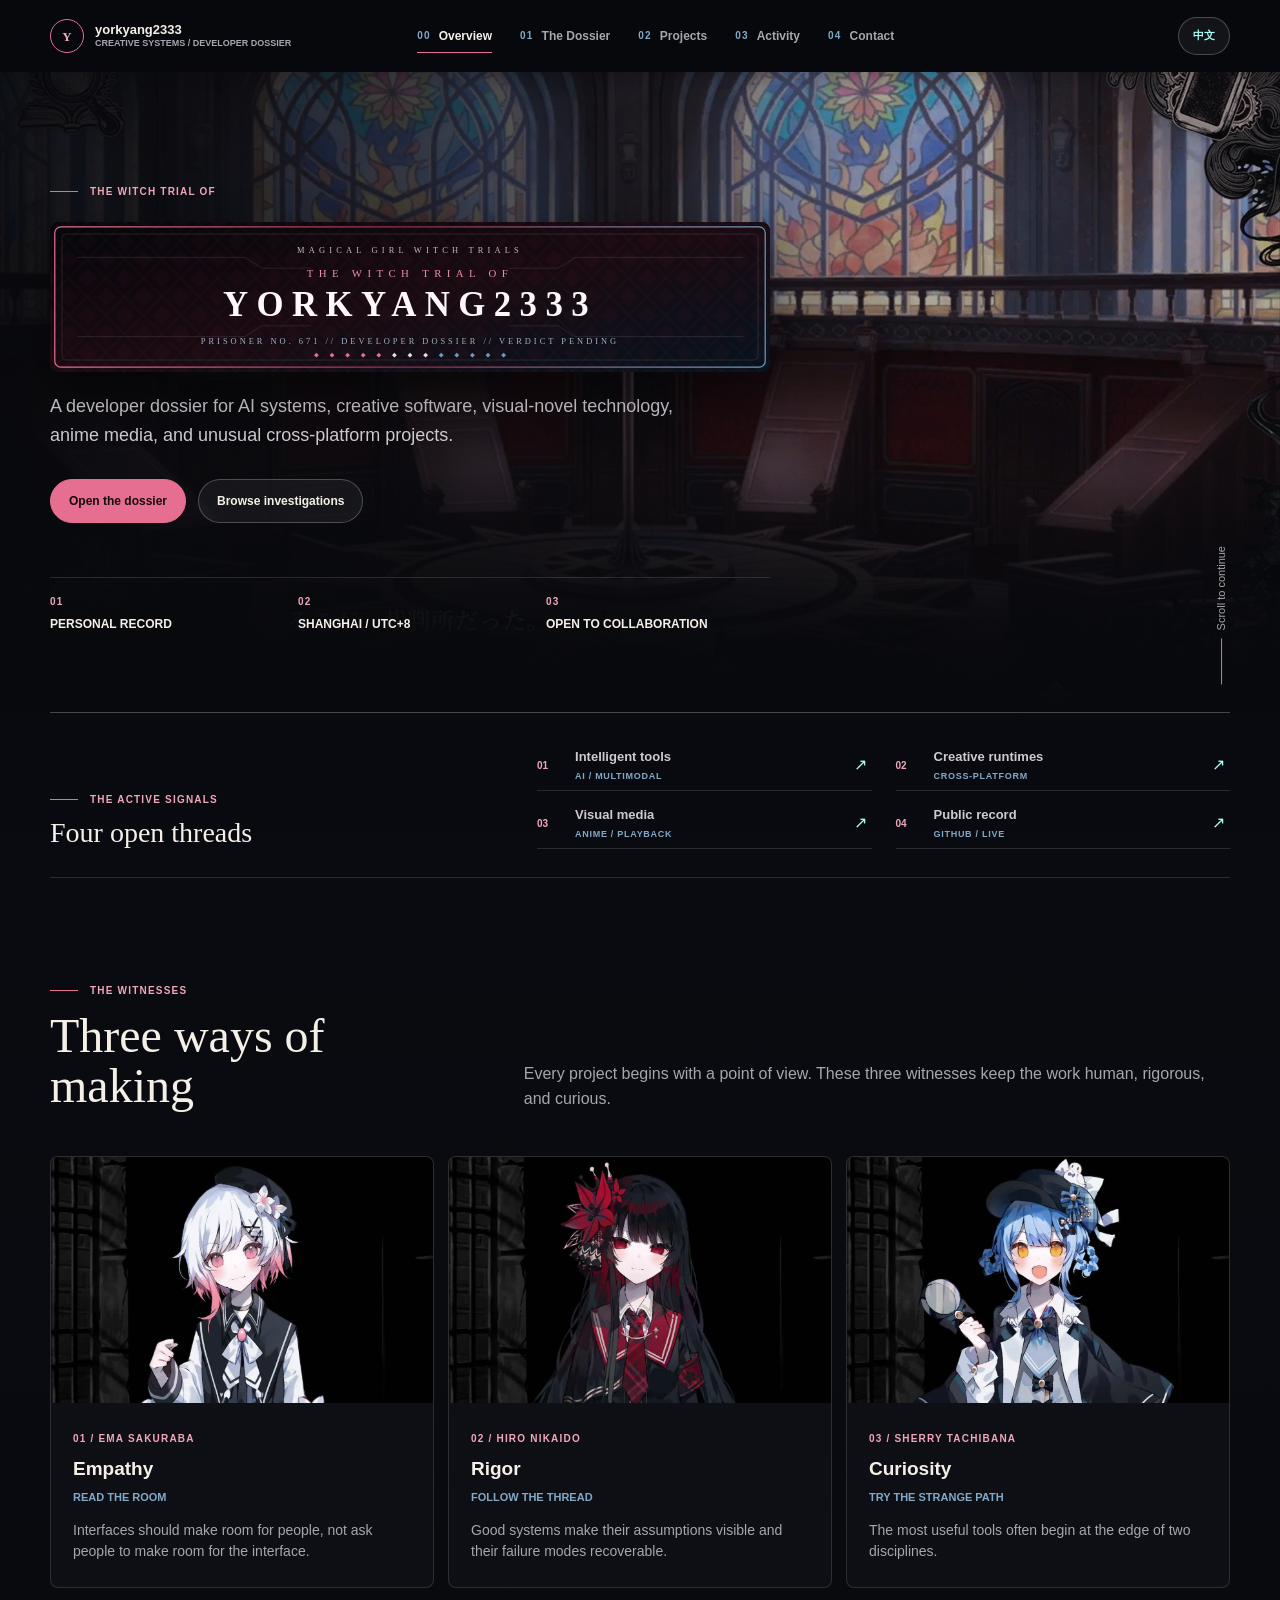
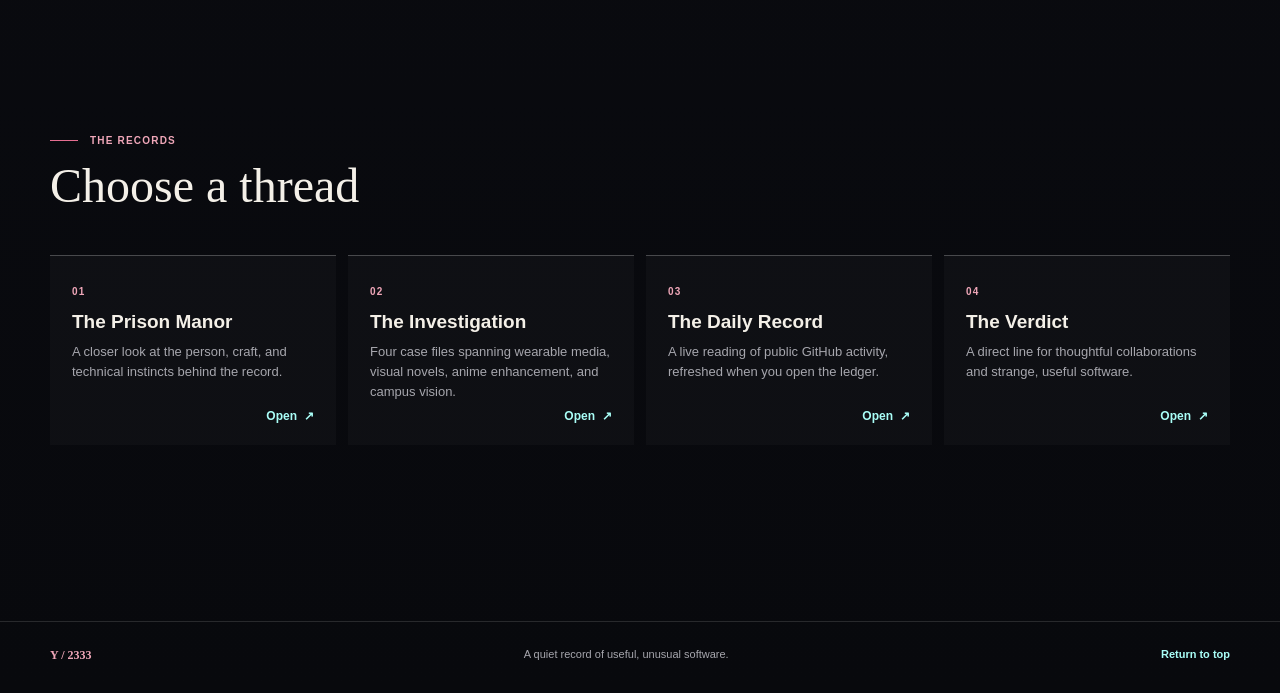
<file: index.html>
<!doctype html>
<html lang="en">
<head>
  <meta charset="utf-8">
  <meta name="viewport" content="width=device-width, initial-scale=1">
  <meta name="description" content="A developer dossier for yorkyang2333: AI systems, creative software, visual-novel technology, anime media, and unusual cross-platform projects.">
  <title data-i18n="documentTitle.home">The Witch Trial of yorkyang2333</title>
  <link rel="stylesheet" href="styles.css">
</head>
<body data-page="home">
  <a class="skip-link" href="#main" data-i18n="skipLink">Skip to content</a>
  <header class="site-header">
    <div class="header-inner">
      <a class="brand" href="index.html" aria-label="yorkyang2333 overview">
        <span class="brand-mark" aria-hidden="true">Y</span>
        <span class="brand-copy"><strong>yorkyang2333</strong><small data-i18n="brandRole">CREATIVE SYSTEMS / DEVELOPER DOSSIER</small></span>
      </a>
      <nav class="desktop-nav" aria-label="Primary navigation">
        <a class="nav-link" data-nav="home" href="index.html"><span class="nav-index">00</span><span data-i18n="nav.home">Overview</span></a>
        <a class="nav-link" data-nav="dossier" href="dossier.html"><span class="nav-index">01</span><span data-i18n="nav.dossier">The Dossier</span></a>
        <a class="nav-link" data-nav="investigation" href="investigation.html"><span class="nav-index">02</span><span data-i18n="nav.investigation">Projects</span></a>
        <a class="nav-link" data-nav="ledger" href="ledger.html"><span class="nav-index">03</span><span data-i18n="nav.ledger">Activity</span></a>
        <a class="nav-link" data-nav="verdict" href="verdict.html"><span class="nav-index">04</span><span data-i18n="nav.verdict">Contact</span></a>
      </nav>
      <div class="header-actions">
        <button class="language-toggle" id="language-toggle" type="button" data-language-value aria-label="Switch language">中文</button>
        <button class="nav-toggle" id="nav-toggle" type="button" aria-controls="mobile-nav" aria-expanded="false" data-i18n="menu">Menu</button>
      </div>
    </div>
  </header>
  <dialog class="mobile-nav" id="mobile-nav">
    <div class="dialog-top"><span>yorkyang2333 / navigation</span><button class="dialog-close" id="nav-close" type="button" data-i18n="close">Close</button></div>
    <nav class="mobile-nav-links" aria-label="Mobile navigation">
      <a class="nav-link" data-nav="home" href="index.html"><span data-i18n="nav.home">Overview</span><span aria-hidden="true">↗</span></a>
      <a class="nav-link" data-nav="dossier" href="dossier.html"><span data-i18n="nav.dossier">The Dossier</span><span aria-hidden="true">↗</span></a>
      <a class="nav-link" data-nav="investigation" href="investigation.html"><span data-i18n="nav.investigation">Projects</span><span aria-hidden="true">↗</span></a>
      <a class="nav-link" data-nav="ledger" href="ledger.html"><span data-i18n="nav.ledger">Activity</span><span aria-hidden="true">↗</span></a>
      <a class="nav-link" data-nav="verdict" href="verdict.html"><span data-i18n="nav.verdict">Contact</span><span aria-hidden="true">↗</span></a>
    </nav>
  </dialog>
  <main id="main">
    <div class="page-shell">
      <section class="hero" aria-labelledby="hero-title">
        <div class="hero-visual" aria-hidden="true"><img src="assets/official/witch-trial-court.jpg" alt=""></div>
        <div class="hero-content reveal is-visible">
          <span class="eyebrow" data-i18n="home.eyebrow">THE WITCH TRIAL OF</span>
          <img class="hero-title-art" id="hero-title" src="assets/theme/trial-title.svg" alt="The Witch Trial of yorkyang2333" data-i18n="home.titleAlt" data-i18n-attr="alt">
          <p class="hero-description" data-i18n="home.intro">A developer dossier for AI systems, creative software, visual-novel technology, anime media, and unusual cross-platform projects.</p>
          <div class="hero-actions">
            <a class="button" href="dossier.html" data-i18n="home.primaryCta">Open the dossier</a>
            <a class="button secondary" href="investigation.html" data-i18n="home.secondaryCta">Browse investigations</a>
          </div>
          <div class="hero-meta">
            <div class="meta-item"><span class="meta-label">01</span><span class="meta-value" data-i18n="home.metaOne">PERSONAL RECORD</span></div>
            <div class="meta-item"><span class="meta-label">02</span><span class="meta-value" data-i18n="home.metaTwo">SHANGHAI / UTC+8</span></div>
            <div class="meta-item"><span class="meta-label">03</span><span class="meta-value" data-i18n="home.metaThree">OPEN TO COLLABORATION</span></div>
          </div>
        </div>
        <a class="scroll-cue" href="#witnesses" data-i18n="shared.scroll">Scroll to continue</a>
      </section>

      <section class="signal-strip reveal" aria-labelledby="signals-title">
        <div class="signal-heading"><span class="eyebrow" data-i18n="home.signalsEyebrow">THE ACTIVE SIGNALS</span><h2 id="signals-title" data-i18n="home.signalsTitle">Four open threads</h2></div>
        <div class="signal-list">
          <a class="signal-item" href="dossier.html"><span class="signal-code">01</span><span class="signal-copy"><strong data-i18n="home.signalOne">Intelligent tools</strong><small data-i18n="home.signalOneMeta">AI / MULTIMODAL</small></span><span class="signal-arrow" aria-hidden="true">↗</span></a>
          <a class="signal-item" href="dossier.html"><span class="signal-code">02</span><span class="signal-copy"><strong data-i18n="home.signalTwo">Creative runtimes</strong><small data-i18n="home.signalTwoMeta">CROSS-PLATFORM</small></span><span class="signal-arrow" aria-hidden="true">↗</span></a>
          <a class="signal-item" href="investigation.html"><span class="signal-code">03</span><span class="signal-copy"><strong data-i18n="home.signalThree">Visual media</strong><small data-i18n="home.signalThreeMeta">ANIME / PLAYBACK</small></span><span class="signal-arrow" aria-hidden="true">↗</span></a>
          <a class="signal-item" href="ledger.html"><span class="signal-code">04</span><span class="signal-copy"><strong data-i18n="home.signalFour">Public record</strong><small data-i18n="home.signalFourMeta">GITHUB / LIVE</small></span><span class="signal-arrow" aria-hidden="true">↗</span></a>
        </div>
      </section>

      <section class="section" id="witnesses" aria-labelledby="witnesses-title">
        <div class="section-header reveal">
          <div><span class="eyebrow" data-i18n="home.witnessesEyebrow">THE WITNESSES</span><h2 id="witnesses-title" data-i18n="home.witnessesTitle">Three ways of making</h2></div>
          <p data-i18n="home.witnessesIntro">Every project begins with a point of view. These three witnesses keep the work human, rigorous, and curious.</p>
        </div>
        <div class="witness-grid">
          <article class="witness-card reveal" style="--delay: 0ms"><div class="witness-image"><img src="assets/characters/ema-sakuraba.webp" alt="Ema Sakuraba"></div><div class="witness-copy"><span class="section-kicker">01 / Ema Sakuraba</span><h3 data-i18n="home.witnessOne">Empathy</h3><span class="witness-role" data-i18n="home.witnessOneRole">Read the room</span><p data-i18n="home.witnessOneBody">Interfaces should make room for people, not ask people to make room for the interface.</p></div></article>
          <article class="witness-card reveal" style="--delay: 80ms"><div class="witness-image"><img src="assets/characters/hiro-nikaido.webp" alt="Hiro Nikaido"></div><div class="witness-copy"><span class="section-kicker">02 / Hiro Nikaido</span><h3 data-i18n="home.witnessTwo">Rigor</h3><span class="witness-role" data-i18n="home.witnessTwoRole">Follow the thread</span><p data-i18n="home.witnessTwoBody">Good systems make their assumptions visible and their failure modes recoverable.</p></div></article>
          <article class="witness-card reveal" style="--delay: 160ms"><div class="witness-image"><img src="assets/characters/sherry-tachibana.webp" alt="Sherry Tachibana"></div><div class="witness-copy"><span class="section-kicker">03 / Sherry Tachibana</span><h3 data-i18n="home.witnessThree">Curiosity</h3><span class="witness-role" data-i18n="home.witnessThreeRole">Try the strange path</span><p data-i18n="home.witnessThreeBody">The most useful tools often begin at the edge of two disciplines.</p></div></article>
        </div>
      </section>

      <section class="section route-section" aria-labelledby="routes-title">
        <div class="section-header reveal"><div><span class="eyebrow" data-i18n="home.routeEyebrow">THE RECORDS</span><h2 id="routes-title" data-i18n="home.routeTitle">Choose a thread</h2></div></div>
        <div class="route-grid">
          <a class="route-card reveal" href="dossier.html"><span class="section-kicker">01</span><h3 data-i18n="home.routeDossier">The Prison Manor</h3><p data-i18n="home.routeDossierBody">A closer look at the person, craft, and technical instincts behind the record.</p><span class="text-link"><span data-i18n="shared.open">Open</span><span aria-hidden="true">↗</span></span></a>
          <a class="route-card reveal" href="investigation.html" style="--delay: 60ms"><span class="section-kicker">02</span><h3 data-i18n="home.routeProjects">The Investigation</h3><p data-i18n="home.routeProjectsBody">Four case files spanning wearable media, visual novels, anime enhancement, and campus vision.</p><span class="text-link"><span data-i18n="shared.open">Open</span><span aria-hidden="true">↗</span></span></a>
          <a class="route-card reveal" href="ledger.html" style="--delay: 120ms"><span class="section-kicker">03</span><h3 data-i18n="home.routeLedger">The Daily Record</h3><p data-i18n="home.routeLedgerBody">A live reading of public GitHub activity, refreshed when you open the ledger.</p><span class="text-link"><span data-i18n="shared.open">Open</span><span aria-hidden="true">↗</span></span></a>
          <a class="route-card reveal" href="verdict.html" style="--delay: 180ms"><span class="section-kicker">04</span><h3 data-i18n="home.routeVerdict">The Verdict</h3><p data-i18n="home.routeVerdictBody">A direct line for thoughtful collaborations and strange, useful software.</p><span class="text-link"><span data-i18n="shared.open">Open</span><span aria-hidden="true">↗</span></span></a>
        </div>
      </section>
    </div>
  </main>
  <footer class="site-footer"><div class="page-shell footer-inner"><span class="footer-mark" data-i18n="footer.mark">Y / 2333</span><span class="footer-line" data-i18n="footer.line">A quiet record of useful, unusual software.</span><a class="footer-top" href="#main" data-i18n="footer.top">Return to top</a></div></footer>
  <script src="content.js"></script>
  <script src="app.js"></script>
</body>
</html>
</file>
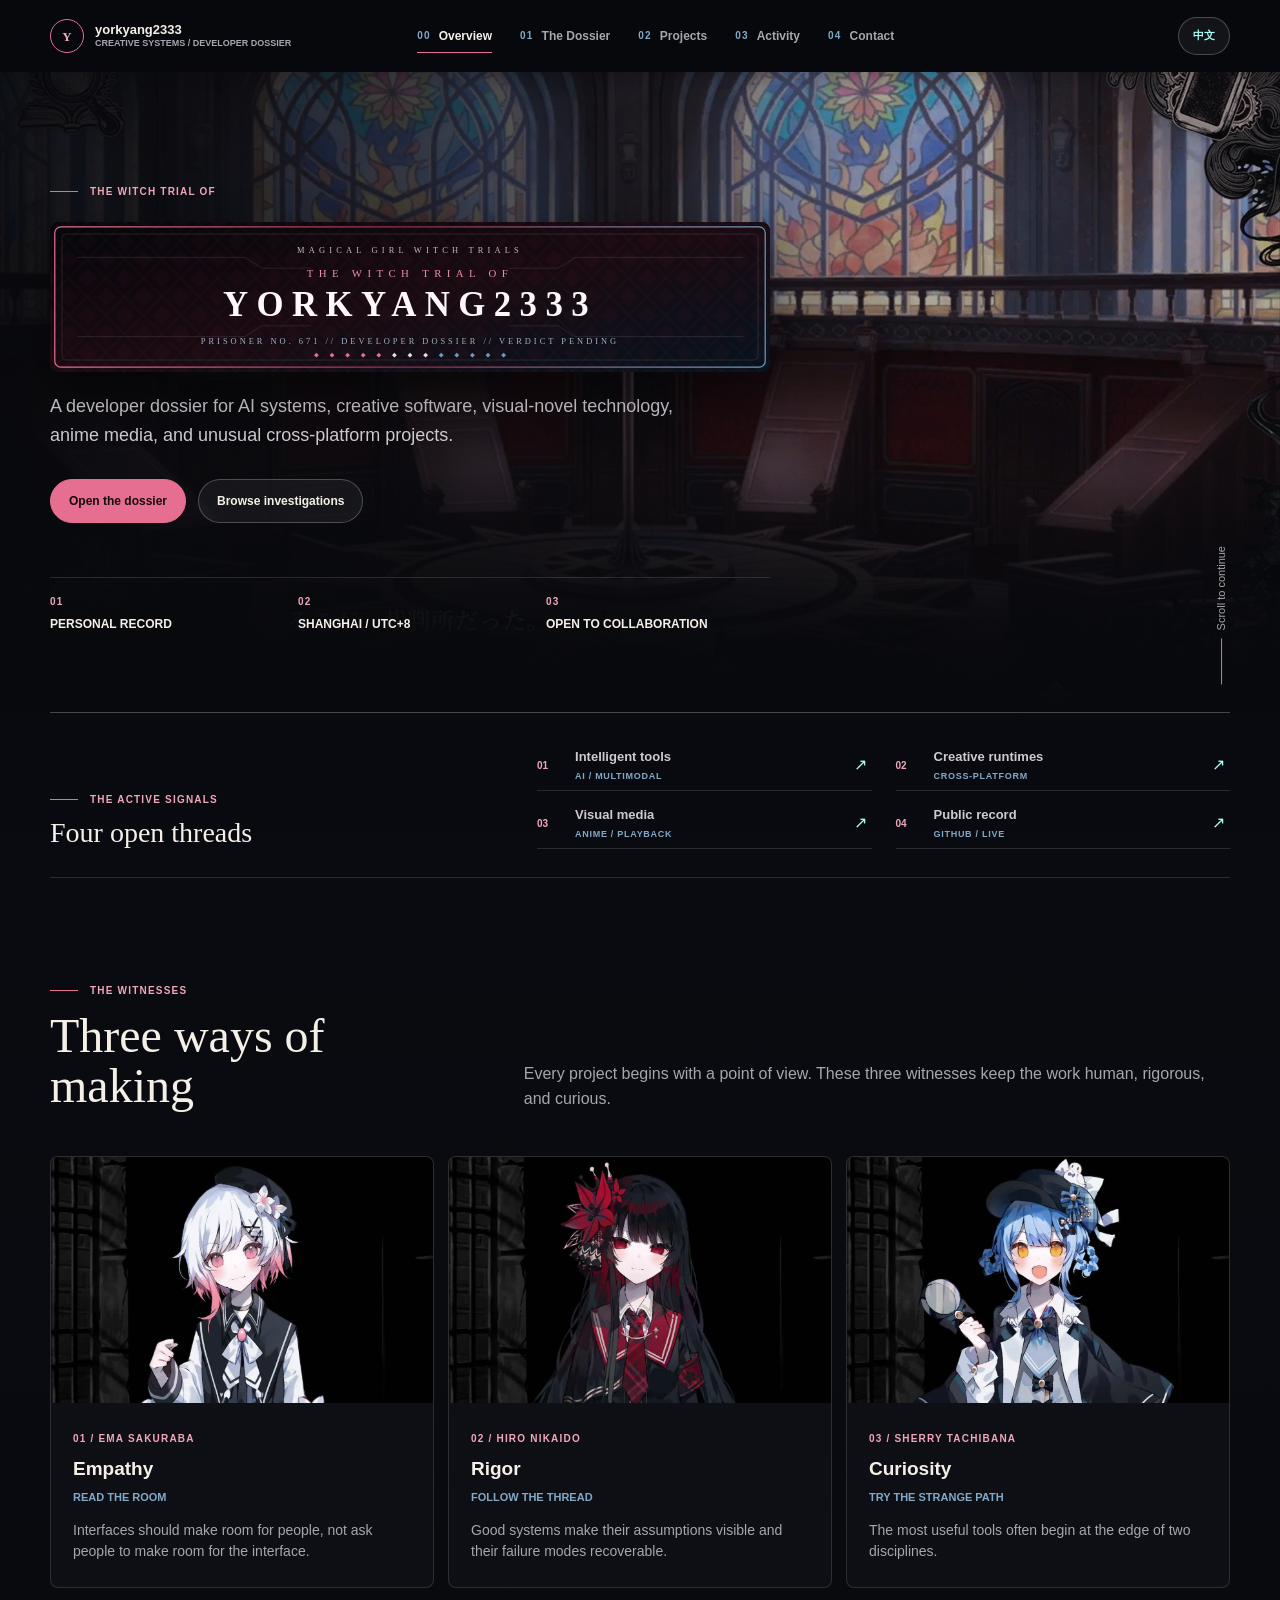
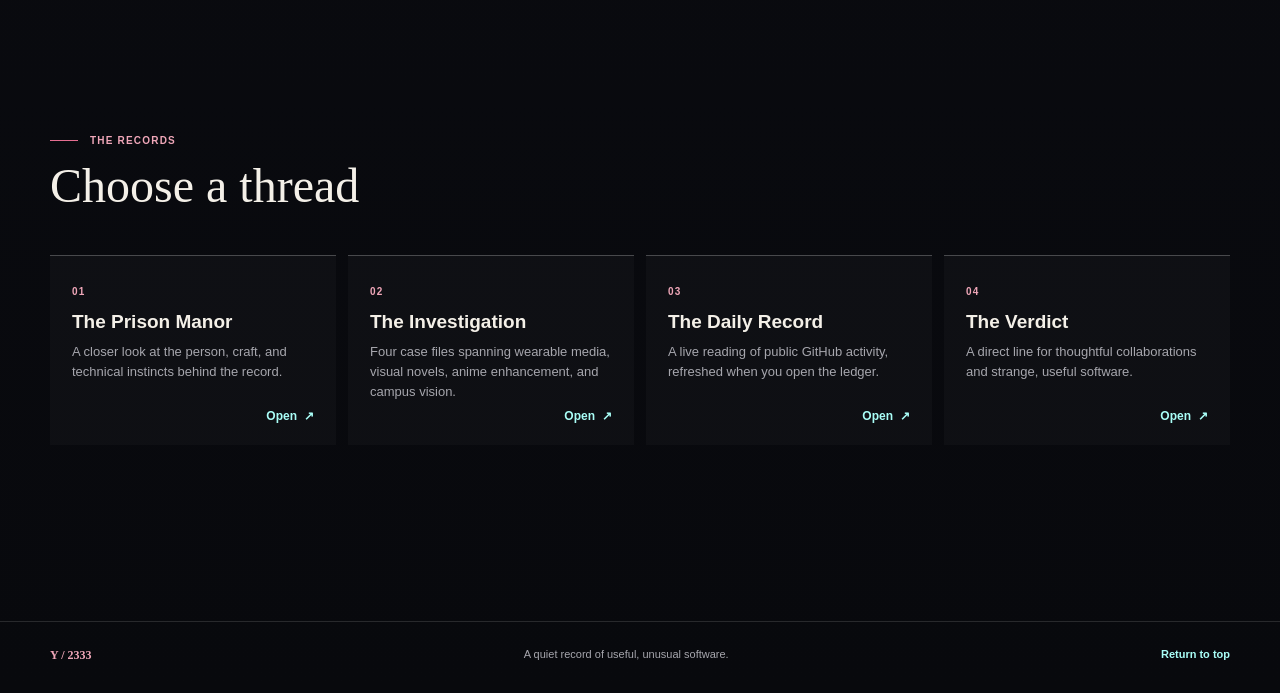
<file: website/index.html>
<!doctype html>
<html lang="en">
<head>
  <meta charset="utf-8">
  <meta name="viewport" content="width=device-width, initial-scale=1">
  <meta name="description" content="A developer dossier for yorkyang2333: AI systems, creative software, visual-novel technology, anime media, and unusual cross-platform projects.">
  <link rel="icon" href="https://github.com/yorkyang2333.png" type="image/jpeg">
  <title data-i18n="documentTitle.home">The Witch Trial of yorkyang2333</title>
  <link rel="stylesheet" href="styles.css">
</head>
<body data-page="home">
  <a class="skip-link" href="#main" data-i18n="skipLink">Skip to content</a>
  <header class="site-header">
    <div class="header-inner">
      <a class="brand" href="index.html" aria-label="yorkyang2333 overview">
        <span class="brand-mark" aria-hidden="true">Y</span>
        <span class="brand-copy"><strong>yorkyang2333</strong><small data-i18n="brandRole">CREATIVE SYSTEMS / DEVELOPER DOSSIER</small></span>
      </a>
      <nav class="desktop-nav" aria-label="Primary navigation">
        <a class="nav-link" data-nav="home" href="index.html"><span class="nav-index">00</span><span data-i18n="nav.home">Overview</span></a>
        <a class="nav-link" data-nav="dossier" href="dossier.html"><span class="nav-index">01</span><span data-i18n="nav.dossier">The Dossier</span></a>
        <a class="nav-link" data-nav="investigation" href="investigation.html"><span class="nav-index">02</span><span data-i18n="nav.investigation">Projects</span></a>
        <a class="nav-link" data-nav="ledger" href="ledger.html"><span class="nav-index">03</span><span data-i18n="nav.ledger">Activity</span></a>
        <a class="nav-link" data-nav="verdict" href="verdict.html"><span class="nav-index">04</span><span data-i18n="nav.verdict">Contact</span></a>
      </nav>
      <div class="header-actions">
        <button class="language-toggle" id="language-toggle" type="button" data-language-value aria-label="Switch language">中文</button>
        <button class="nav-toggle" id="nav-toggle" type="button" aria-controls="mobile-nav" aria-expanded="false" data-i18n="menu">Menu</button>
      </div>
    </div>
  </header>
  <dialog class="mobile-nav" id="mobile-nav">
    <div class="dialog-top"><span>yorkyang2333 / navigation</span><button class="dialog-close" id="nav-close" type="button" data-i18n="close">Close</button></div>
    <nav class="mobile-nav-links" aria-label="Mobile navigation">
      <a class="nav-link" data-nav="home" href="index.html"><span data-i18n="nav.home">Overview</span><span aria-hidden="true">↗</span></a>
      <a class="nav-link" data-nav="dossier" href="dossier.html"><span data-i18n="nav.dossier">The Dossier</span><span aria-hidden="true">↗</span></a>
      <a class="nav-link" data-nav="investigation" href="investigation.html"><span data-i18n="nav.investigation">Projects</span><span aria-hidden="true">↗</span></a>
      <a class="nav-link" data-nav="ledger" href="ledger.html"><span data-i18n="nav.ledger">Activity</span><span aria-hidden="true">↗</span></a>
      <a class="nav-link" data-nav="verdict" href="verdict.html"><span data-i18n="nav.verdict">Contact</span><span aria-hidden="true">↗</span></a>
    </nav>
  </dialog>
  <main id="main">
    <div class="page-shell">
      <section class="hero" aria-labelledby="hero-title">
        <div class="hero-visual" aria-hidden="true"><img src="assets/official/witch-trial-court.jpg" alt=""></div>
        <div class="hero-content reveal is-visible">
          <span class="eyebrow" data-i18n="home.eyebrow">THE WITCH TRIAL OF</span>
          <img class="hero-title-art" id="hero-title" src="assets/theme/trial-title.svg" alt="The Witch Trial of yorkyang2333" data-i18n="home.titleAlt" data-i18n-attr="alt">
          <p class="hero-description" data-i18n="home.intro">A developer dossier for AI systems, creative software, visual-novel technology, anime media, and unusual cross-platform projects.</p>
          <div class="hero-actions">
            <a class="button" href="dossier.html" data-i18n="home.primaryCta">Open the dossier</a>
            <a class="button secondary" href="investigation.html" data-i18n="home.secondaryCta">Browse investigations</a>
          </div>
          <div class="hero-meta">
            <div class="meta-item"><span class="meta-label">01</span><span class="meta-value" data-i18n="home.metaOne">PERSONAL RECORD</span></div>
            <div class="meta-item"><span class="meta-label">02</span><span class="meta-value" data-i18n="home.metaTwo">SHANGHAI / UTC+8</span></div>
            <div class="meta-item"><span class="meta-label">03</span><span class="meta-value" data-i18n="home.metaThree">OPEN TO COLLABORATION</span></div>
          </div>
        </div>
        <a class="scroll-cue" href="#witnesses" data-i18n="shared.scroll">Scroll to continue</a>
      </section>

      <section class="signal-strip reveal" aria-labelledby="signals-title">
        <div class="signal-heading"><span class="eyebrow" data-i18n="home.signalsEyebrow">THE ACTIVE SIGNALS</span><h2 id="signals-title" data-i18n="home.signalsTitle">Four open threads</h2></div>
        <div class="signal-list">
          <a class="signal-item" href="dossier.html"><span class="signal-code">01</span><span class="signal-copy"><strong data-i18n="home.signalOne">Intelligent tools</strong><small data-i18n="home.signalOneMeta">AI / MULTIMODAL</small></span><span class="signal-arrow" aria-hidden="true">↗</span></a>
          <a class="signal-item" href="dossier.html"><span class="signal-code">02</span><span class="signal-copy"><strong data-i18n="home.signalTwo">Creative runtimes</strong><small data-i18n="home.signalTwoMeta">CROSS-PLATFORM</small></span><span class="signal-arrow" aria-hidden="true">↗</span></a>
          <a class="signal-item" href="investigation.html"><span class="signal-code">03</span><span class="signal-copy"><strong data-i18n="home.signalThree">Visual media</strong><small data-i18n="home.signalThreeMeta">ANIME / PLAYBACK</small></span><span class="signal-arrow" aria-hidden="true">↗</span></a>
          <a class="signal-item" href="ledger.html"><span class="signal-code">04</span><span class="signal-copy"><strong data-i18n="home.signalFour">Public record</strong><small data-i18n="home.signalFourMeta">GITHUB / LIVE</small></span><span class="signal-arrow" aria-hidden="true">↗</span></a>
        </div>
      </section>

      <section class="section" id="witnesses" aria-labelledby="witnesses-title">
        <div class="section-header reveal">
          <div><span class="eyebrow" data-i18n="home.witnessesEyebrow">THE WITNESSES</span><h2 id="witnesses-title" data-i18n="home.witnessesTitle">Three ways of making</h2></div>
          <p data-i18n="home.witnessesIntro">Every project begins with a point of view. These three witnesses keep the work human, rigorous, and curious.</p>
        </div>
        <div class="witness-grid">
          <article class="witness-card reveal" style="--delay: 0ms"><div class="witness-image"><img src="assets/characters/ema-sakuraba.webp" alt="Ema Sakuraba"></div><div class="witness-copy"><span class="section-kicker">01 / Ema Sakuraba</span><h3 data-i18n="home.witnessOne">Empathy</h3><span class="witness-role" data-i18n="home.witnessOneRole">Read the room</span><p data-i18n="home.witnessOneBody">Interfaces should make room for people, not ask people to make room for the interface.</p></div></article>
          <article class="witness-card reveal" style="--delay: 80ms"><div class="witness-image"><img src="assets/characters/hiro-nikaido.webp" alt="Hiro Nikaido"></div><div class="witness-copy"><span class="section-kicker">02 / Hiro Nikaido</span><h3 data-i18n="home.witnessTwo">Rigor</h3><span class="witness-role" data-i18n="home.witnessTwoRole">Follow the thread</span><p data-i18n="home.witnessTwoBody">Good systems make their assumptions visible and their failure modes recoverable.</p></div></article>
          <article class="witness-card reveal" style="--delay: 160ms"><div class="witness-image"><img src="assets/characters/sherry-tachibana.webp" alt="Sherry Tachibana"></div><div class="witness-copy"><span class="section-kicker">03 / Sherry Tachibana</span><h3 data-i18n="home.witnessThree">Curiosity</h3><span class="witness-role" data-i18n="home.witnessThreeRole">Try the strange path</span><p data-i18n="home.witnessThreeBody">The most useful tools often begin at the edge of two disciplines.</p></div></article>
        </div>
      </section>

      <section class="section route-section" aria-labelledby="routes-title">
        <div class="section-header reveal"><div><span class="eyebrow" data-i18n="home.routeEyebrow">THE RECORDS</span><h2 id="routes-title" data-i18n="home.routeTitle">Choose a thread</h2></div></div>
        <div class="route-grid">
          <a class="route-card reveal" href="dossier.html"><span class="section-kicker">01</span><h3 data-i18n="home.routeDossier">The Prison Manor</h3><p data-i18n="home.routeDossierBody">A closer look at the person, craft, and technical instincts behind the record.</p><span class="text-link"><span data-i18n="shared.open">Open</span><span aria-hidden="true">↗</span></span></a>
          <a class="route-card reveal" href="investigation.html" style="--delay: 60ms"><span class="section-kicker">02</span><h3 data-i18n="home.routeProjects">The Investigation</h3><p data-i18n="home.routeProjectsBody">Four case files spanning wearable media, visual novels, anime enhancement, and campus vision.</p><span class="text-link"><span data-i18n="shared.open">Open</span><span aria-hidden="true">↗</span></span></a>
          <a class="route-card reveal" href="ledger.html" style="--delay: 120ms"><span class="section-kicker">03</span><h3 data-i18n="home.routeLedger">The Daily Record</h3><p data-i18n="home.routeLedgerBody">A live reading of public GitHub activity, refreshed when you open the ledger.</p><span class="text-link"><span data-i18n="shared.open">Open</span><span aria-hidden="true">↗</span></span></a>
          <a class="route-card reveal" href="verdict.html" style="--delay: 180ms"><span class="section-kicker">04</span><h3 data-i18n="home.routeVerdict">The Verdict</h3><p data-i18n="home.routeVerdictBody">A direct line for thoughtful collaborations and strange, useful software.</p><span class="text-link"><span data-i18n="shared.open">Open</span><span aria-hidden="true">↗</span></span></a>
        </div>
      </section>
    </div>
  </main>
  <footer class="site-footer"><div class="page-shell footer-inner"><span class="footer-mark" data-i18n="footer.mark">Y / 2333</span><span class="footer-line" data-i18n="footer.line">A quiet record of useful, unusual software.</span><a class="footer-top" href="#main" data-i18n="footer.top">Return to top</a></div></footer>
  <script src="content.js"></script>
  <script src="app.js"></script>
</body>
</html>
</file>
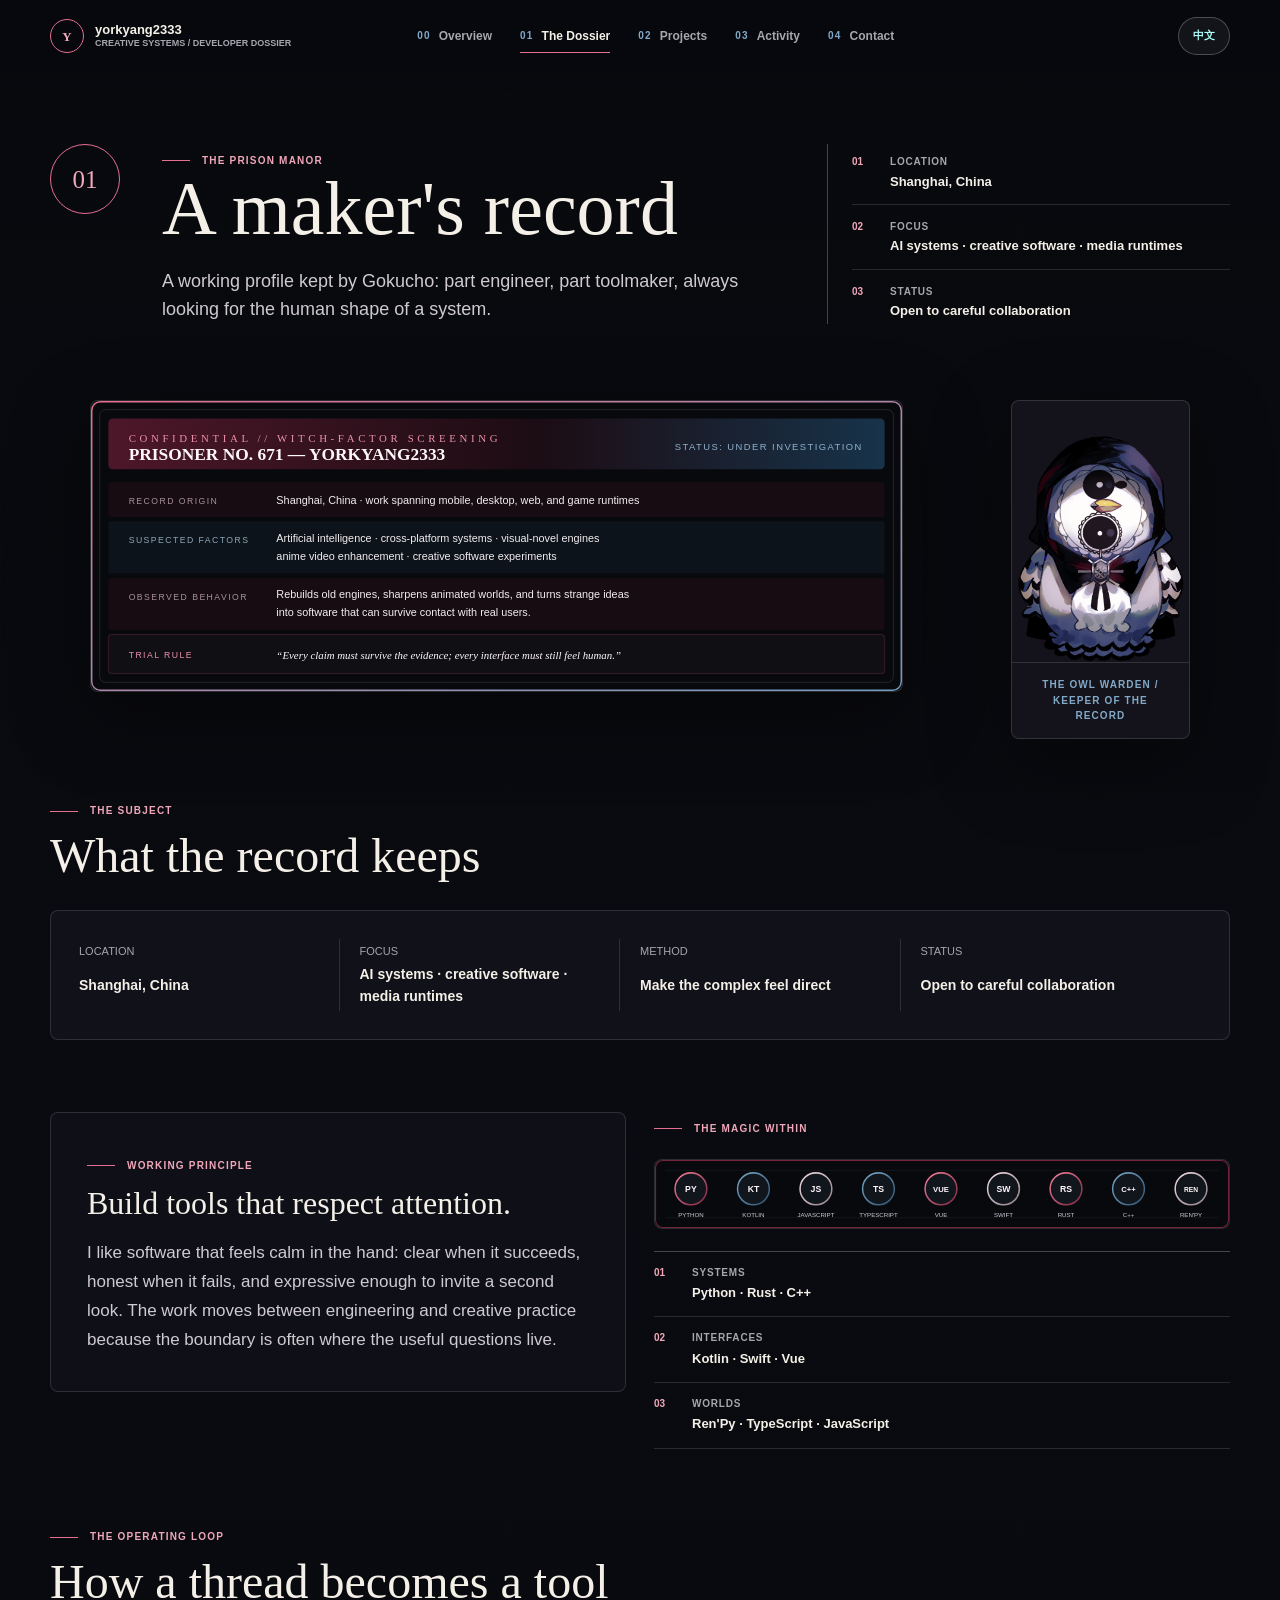
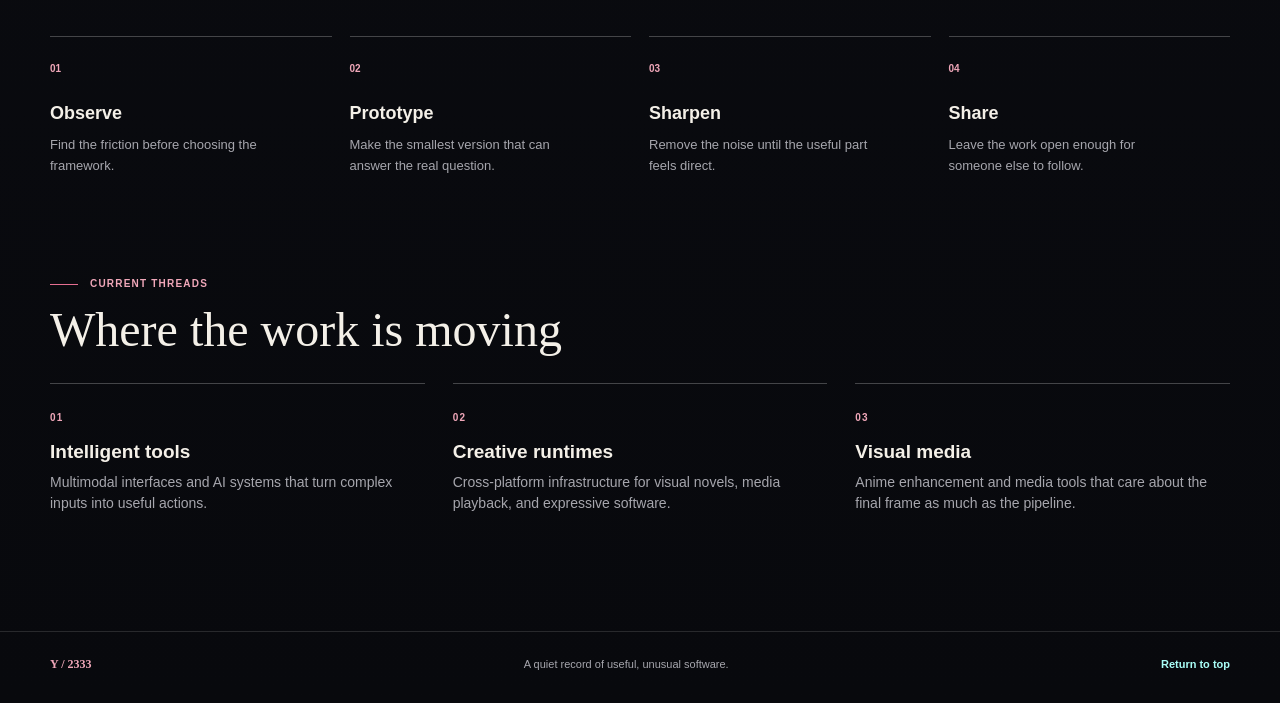
<file: dossier.html>
<!doctype html>
<html lang="en">
<head>
  <meta charset="utf-8">
  <meta name="viewport" content="width=device-width, initial-scale=1">
  <meta name="description" content="The personal dossier of yorkyang2333: principles, technical focus, and current threads.">
  <title data-i18n="documentTitle.dossier">The Prison Manor | yorkyang2333</title>
  <link rel="stylesheet" href="styles.css">
</head>
<body data-page="dossier">
  <a class="skip-link" href="#main" data-i18n="skipLink">Skip to content</a>
  <header class="site-header"><div class="header-inner"><a class="brand" href="index.html" aria-label="yorkyang2333 overview"><span class="brand-mark" aria-hidden="true">Y</span><span class="brand-copy"><strong>yorkyang2333</strong><small data-i18n="brandRole">CREATIVE SYSTEMS / DEVELOPER DOSSIER</small></span></a><nav class="desktop-nav" aria-label="Primary navigation"><a class="nav-link" data-nav="home" href="index.html"><span class="nav-index">00</span><span data-i18n="nav.home">Overview</span></a><a class="nav-link" data-nav="dossier" href="dossier.html"><span class="nav-index">01</span><span data-i18n="nav.dossier">The Dossier</span></a><a class="nav-link" data-nav="investigation" href="investigation.html"><span class="nav-index">02</span><span data-i18n="nav.investigation">Projects</span></a><a class="nav-link" data-nav="ledger" href="ledger.html"><span class="nav-index">03</span><span data-i18n="nav.ledger">Activity</span></a><a class="nav-link" data-nav="verdict" href="verdict.html"><span class="nav-index">04</span><span data-i18n="nav.verdict">Contact</span></a></nav><div class="header-actions"><button class="language-toggle" id="language-toggle" type="button" data-language-value aria-label="Switch language">中文</button><button class="nav-toggle" id="nav-toggle" type="button" aria-controls="mobile-nav" aria-expanded="false" data-i18n="menu">Menu</button></div></div></header>
  <dialog class="mobile-nav" id="mobile-nav"><div class="dialog-top"><span>yorkyang2333 / navigation</span><button class="dialog-close" id="nav-close" type="button" data-i18n="close">Close</button></div><nav class="mobile-nav-links" aria-label="Mobile navigation"><a class="nav-link" data-nav="home" href="index.html"><span data-i18n="nav.home">Overview</span><span aria-hidden="true">↗</span></a><a class="nav-link" data-nav="dossier" href="dossier.html"><span data-i18n="nav.dossier">The Dossier</span><span aria-hidden="true">↗</span></a><a class="nav-link" data-nav="investigation" href="investigation.html"><span data-i18n="nav.investigation">Projects</span><span aria-hidden="true">↗</span></a><a class="nav-link" data-nav="ledger" href="ledger.html"><span data-i18n="nav.ledger">Activity</span><span aria-hidden="true">↗</span></a><a class="nav-link" data-nav="verdict" href="verdict.html"><span data-i18n="nav.verdict">Contact</span><span aria-hidden="true">↗</span></a></nav></dialog>
  <main id="main"><div class="page-shell">
    <section class="page-intro-wrap dossier-intro-wrap"><div class="page-heading reveal is-visible"><span class="page-number" data-i18n="dossier.number">01</span><div><span class="eyebrow" data-i18n="dossier.eyebrow">THE PRISON MANOR</span><h1 data-i18n="dossier.title">A maker's record</h1><p class="page-intro" data-i18n="dossier.intro">A working profile kept by Gokucho: part engineer, part toolmaker, always looking for the human shape of a system.</p></div></div><div class="dossier-mini-facts reveal" style="--delay: 120ms"><div class="mini-fact"><span class="signal-code">01</span><span><small data-i18n="dossier.factLocationLabel">Location</small><strong data-i18n="dossier.factLocation">Shanghai, China</strong></span></div><div class="mini-fact"><span class="signal-code">02</span><span><small data-i18n="dossier.factFocusLabel">Focus</small><strong data-i18n="dossier.factFocus">AI systems · creative software · media runtimes</strong></span></div><div class="mini-fact"><span class="signal-code">03</span><span><small data-i18n="dossier.factStatusLabel">Status</small><strong data-i18n="dossier.factStatus">Open to careful collaboration</strong></span></div></div></section>
    <section class="section" aria-label="Personal record"><div class="record-layout"><figure class="art-panel reveal"><img src="assets/theme/prisoner-record.svg" data-i18n="dossier.recordAlt" data-i18n-attr="alt" alt="Prisoner record for yorkyang2333"></figure><figure class="art-panel portrait reveal" style="--delay: 100ms"><img src="assets/official/gokucho.png" data-i18n="dossier.portraitAlt" data-i18n-attr="alt" alt="Portrait of Gokucho"><figcaption data-i18n="dossier.portraitCaption">THE OWL WARDEN / KEEPER OF THE RECORD</figcaption></figure></div></section>
    <section class="section" aria-labelledby="record-title"><div class="section-header reveal"><div><span class="eyebrow" data-i18n="dossier.factsEyebrow">THE SUBJECT</span><h2 id="record-title" data-i18n="dossier.factsTitle">What the record keeps</h2></div></div><div class="facts-panel reveal"><dl class="fact-list"><div class="fact"><dt data-i18n="dossier.factLocationLabel">Location</dt><dd data-i18n="dossier.factLocation">Shanghai, China</dd></div><div class="fact"><dt data-i18n="dossier.factFocusLabel">Focus</dt><dd data-i18n="dossier.factFocus">AI systems · creative software · media runtimes</dd></div><div class="fact"><dt data-i18n="dossier.factMethodLabel">Method</dt><dd data-i18n="dossier.factMethod">Make the complex feel direct</dd></div><div class="fact"><dt data-i18n="dossier.factStatusLabel">Status</dt><dd data-i18n="dossier.factStatus">Open to careful collaboration</dd></div></dl></div></section>
    <section class="section"><div class="principle-grid"><article class="principle reveal"><span class="eyebrow" data-i18n="dossier.principleEyebrow">WORKING PRINCIPLE</span><h2 data-i18n="dossier.principleTitle">Build tools that respect attention.</h2><p data-i18n="dossier.principleBody">I like software that feels calm in the hand: clear when it succeeds, honest when it fails, and expressive enough to invite a second look.</p></article><div class="dossier-tech-column reveal" style="--delay: 100ms"><span class="eyebrow" data-i18n="dossier.techEyebrow">THE MAGIC WITHIN</span><h2 class="visually-hidden" data-i18n="dossier.techTitle">A stack with a reason</h2><img class="tech-art" src="assets/theme/witch-factor-tech.svg" alt="Python, Kotlin, JavaScript, TypeScript, Vue, Swift, Rust, C++ and Ren'Py"><div class="dossier-tech-notes"><div class="tech-note"><span class="signal-code">01</span><span><small data-i18n="dossier.techNoteOneLabel">Systems</small><strong data-i18n="dossier.techNoteOne">Python · Rust · C++</strong></span></div><div class="tech-note"><span class="signal-code">02</span><span><small data-i18n="dossier.techNoteTwoLabel">Interfaces</small><strong data-i18n="dossier.techNoteTwo">Kotlin · Swift · Vue</strong></span></div><div class="tech-note"><span class="signal-code">03</span><span><small data-i18n="dossier.techNoteThreeLabel">Worlds</small><strong data-i18n="dossier.techNoteThree">Ren'Py · TypeScript · JavaScript</strong></span></div></div></div></div></section>
    <section class="section loop-section"><div class="section-header reveal"><div><span class="eyebrow" data-i18n="dossier.loopEyebrow">THE OPERATING LOOP</span><h2 data-i18n="dossier.loopTitle">How a thread becomes a tool</h2></div></div><div class="loop-grid"><article class="loop-step reveal"><span class="signal-code">01</span><h3 data-i18n="dossier.loopOne">Observe</h3><p data-i18n="dossier.loopOneBody">Find the friction before choosing the framework.</p></article><article class="loop-step reveal" style="--delay: 60ms"><span class="signal-code">02</span><h3 data-i18n="dossier.loopTwo">Prototype</h3><p data-i18n="dossier.loopTwoBody">Make the smallest version that can answer the real question.</p></article><article class="loop-step reveal" style="--delay: 120ms"><span class="signal-code">03</span><h3 data-i18n="dossier.loopThree">Sharpen</h3><p data-i18n="dossier.loopThreeBody">Remove the noise until the useful part feels direct.</p></article><article class="loop-step reveal" style="--delay: 180ms"><span class="signal-code">04</span><h3 data-i18n="dossier.loopFour">Share</h3><p data-i18n="dossier.loopFourBody">Leave the work open enough for someone else to follow.</p></article></div></section>
    <section class="section"><div class="section-header reveal"><div><span class="eyebrow" data-i18n="dossier.areasEyebrow">CURRENT THREADS</span><h2 data-i18n="dossier.areasTitle">Where the work is moving</h2></div></div><div class="areas-grid"><article class="area reveal"><span class="section-kicker">01</span><h3 data-i18n="dossier.areaOne">Intelligent tools</h3><p data-i18n="dossier.areaOneBody">Multimodal interfaces and AI systems that turn complex inputs into useful actions.</p></article><article class="area reveal" style="--delay: 80ms"><span class="section-kicker">02</span><h3 data-i18n="dossier.areaTwo">Creative runtimes</h3><p data-i18n="dossier.areaTwoBody">Cross-platform infrastructure for visual novels, media playback, and expressive software.</p></article><article class="area reveal" style="--delay: 160ms"><span class="section-kicker">03</span><h3 data-i18n="dossier.areaThree">Visual media</h3><p data-i18n="dossier.areaThreeBody">Anime enhancement and media tools that care about the final frame as much as the pipeline.</p></article></div></section>
  </div></main>
  <footer class="site-footer"><div class="page-shell footer-inner"><span class="footer-mark" data-i18n="footer.mark">Y / 2333</span><span class="footer-line" data-i18n="footer.line">A quiet record of useful, unusual software.</span><a class="footer-top" href="#main" data-i18n="footer.top">Return to top</a></div></footer>
  <script src="content.js"></script><script src="app.js"></script>
</body>
</html>
</file>
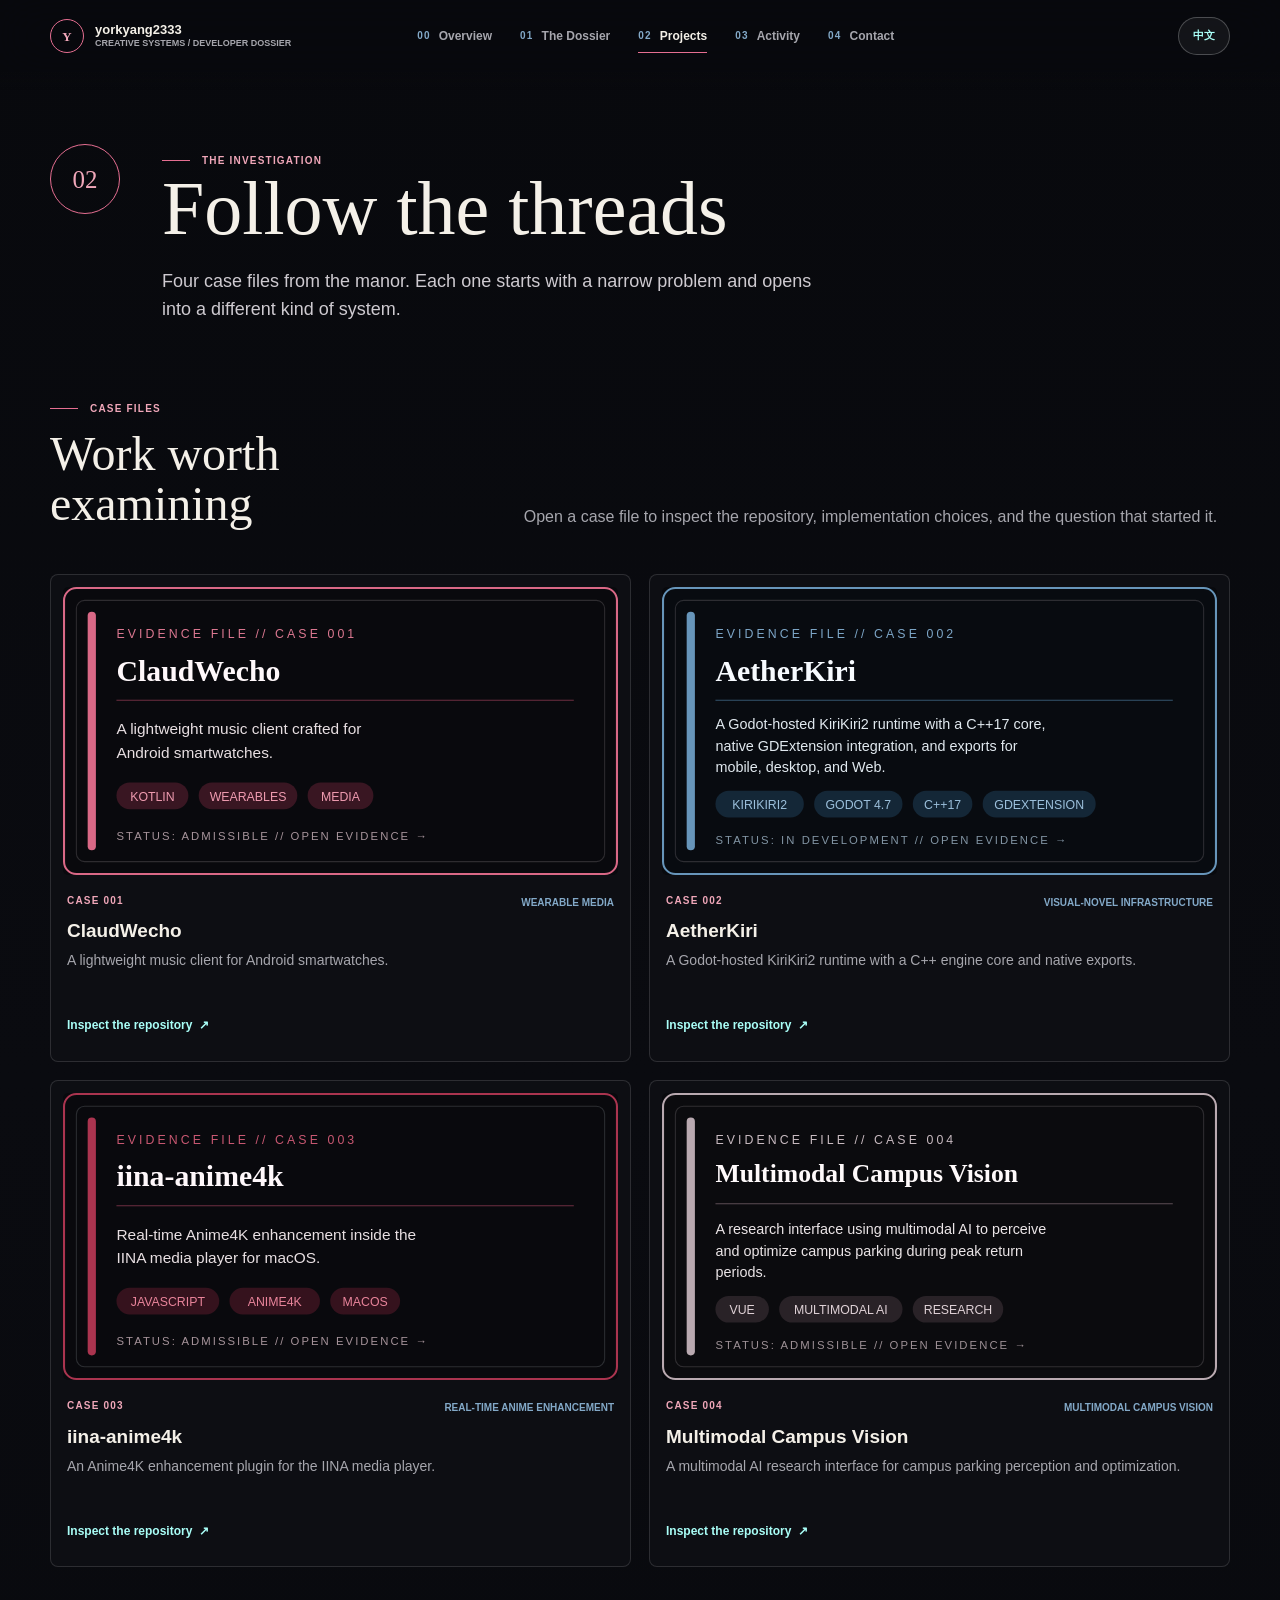
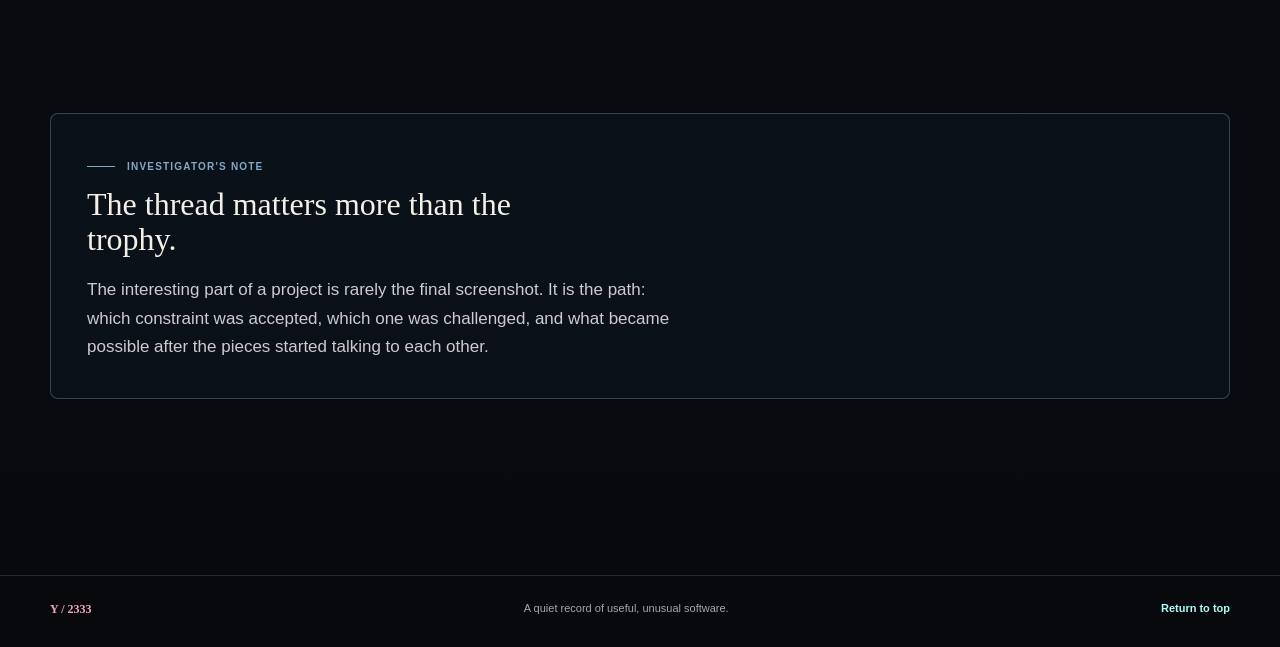
<file: investigation.html>
<!doctype html>
<html lang="en">
<head>
  <meta charset="utf-8">
  <meta name="viewport" content="width=device-width, initial-scale=1">
  <meta name="description" content="Project investigations by yorkyang2333, from wearable media to multimodal campus vision.">
  <title data-i18n="documentTitle.investigation">The Investigation | yorkyang2333</title>
  <link rel="stylesheet" href="styles.css">
</head>
<body data-page="investigation">
  <a class="skip-link" href="#main" data-i18n="skipLink">Skip to content</a>
  <header class="site-header"><div class="header-inner"><a class="brand" href="index.html" aria-label="yorkyang2333 overview"><span class="brand-mark" aria-hidden="true">Y</span><span class="brand-copy"><strong>yorkyang2333</strong><small data-i18n="brandRole">CREATIVE SYSTEMS / DEVELOPER DOSSIER</small></span></a><nav class="desktop-nav" aria-label="Primary navigation"><a class="nav-link" data-nav="home" href="index.html"><span class="nav-index">00</span><span data-i18n="nav.home">Overview</span></a><a class="nav-link" data-nav="dossier" href="dossier.html"><span class="nav-index">01</span><span data-i18n="nav.dossier">The Dossier</span></a><a class="nav-link" data-nav="investigation" href="investigation.html"><span class="nav-index">02</span><span data-i18n="nav.investigation">Projects</span></a><a class="nav-link" data-nav="ledger" href="ledger.html"><span class="nav-index">03</span><span data-i18n="nav.ledger">Activity</span></a><a class="nav-link" data-nav="verdict" href="verdict.html"><span class="nav-index">04</span><span data-i18n="nav.verdict">Contact</span></a></nav><div class="header-actions"><button class="language-toggle" id="language-toggle" type="button" data-language-value aria-label="Switch language">中文</button><button class="nav-toggle" id="nav-toggle" type="button" aria-controls="mobile-nav" aria-expanded="false" data-i18n="menu">Menu</button></div></div></header>
  <dialog class="mobile-nav" id="mobile-nav"><div class="dialog-top"><span>yorkyang2333 / navigation</span><button class="dialog-close" id="nav-close" type="button" data-i18n="close">Close</button></div><nav class="mobile-nav-links" aria-label="Mobile navigation"><a class="nav-link" data-nav="home" href="index.html"><span data-i18n="nav.home">Overview</span><span aria-hidden="true">↗</span></a><a class="nav-link" data-nav="dossier" href="dossier.html"><span data-i18n="nav.dossier">The Dossier</span><span aria-hidden="true">↗</span></a><a class="nav-link" data-nav="investigation" href="investigation.html"><span data-i18n="nav.investigation">Projects</span><span aria-hidden="true">↗</span></a><a class="nav-link" data-nav="ledger" href="ledger.html"><span data-i18n="nav.ledger">Activity</span><span aria-hidden="true">↗</span></a><a class="nav-link" data-nav="verdict" href="verdict.html"><span data-i18n="nav.verdict">Contact</span><span aria-hidden="true">↗</span></a></nav></dialog>
  <main id="main"><div class="page-shell">
    <section class="page-intro-wrap"><div class="page-heading reveal is-visible"><span class="page-number" data-i18n="investigation.number">02</span><div><span class="eyebrow" data-i18n="investigation.eyebrow">THE INVESTIGATION</span><h1 data-i18n="investigation.title">Follow the threads</h1><p class="page-intro" data-i18n="investigation.intro">Four case files from the manor. Each one starts with a narrow problem and opens into a different kind of system.</p></div></div></section>
    <section class="section"><div class="section-header reveal"><div><span class="eyebrow" data-i18n="investigation.projectEyebrow">CASE FILES</span><h2 data-i18n="investigation.projectTitle">Work worth examining</h2></div><p data-i18n="investigation.projectIntro">Open a case file to inspect the repository, implementation choices, and the question that started it.</p></div><div class="project-grid" id="project-grid"></div></section>
    <section class="section note-section"><article class="note reveal"><span class="eyebrow" data-i18n="investigation.noteEyebrow">INVESTIGATOR'S NOTE</span><h2 data-i18n="investigation.noteTitle">The thread matters more than the trophy.</h2><p data-i18n="investigation.noteBody">The interesting part of a project is rarely the final screenshot. It is the path: which constraint was accepted, which one was challenged, and what became possible after the pieces started talking to each other.</p></article></section>
  </div></main>
  <footer class="site-footer"><div class="page-shell footer-inner"><span class="footer-mark" data-i18n="footer.mark">Y / 2333</span><span class="footer-line" data-i18n="footer.line">A quiet record of useful, unusual software.</span><a class="footer-top" href="#main" data-i18n="footer.top">Return to top</a></div></footer>
  <script src="content.js"></script><script src="app.js"></script>
</body>
</html>
</file>
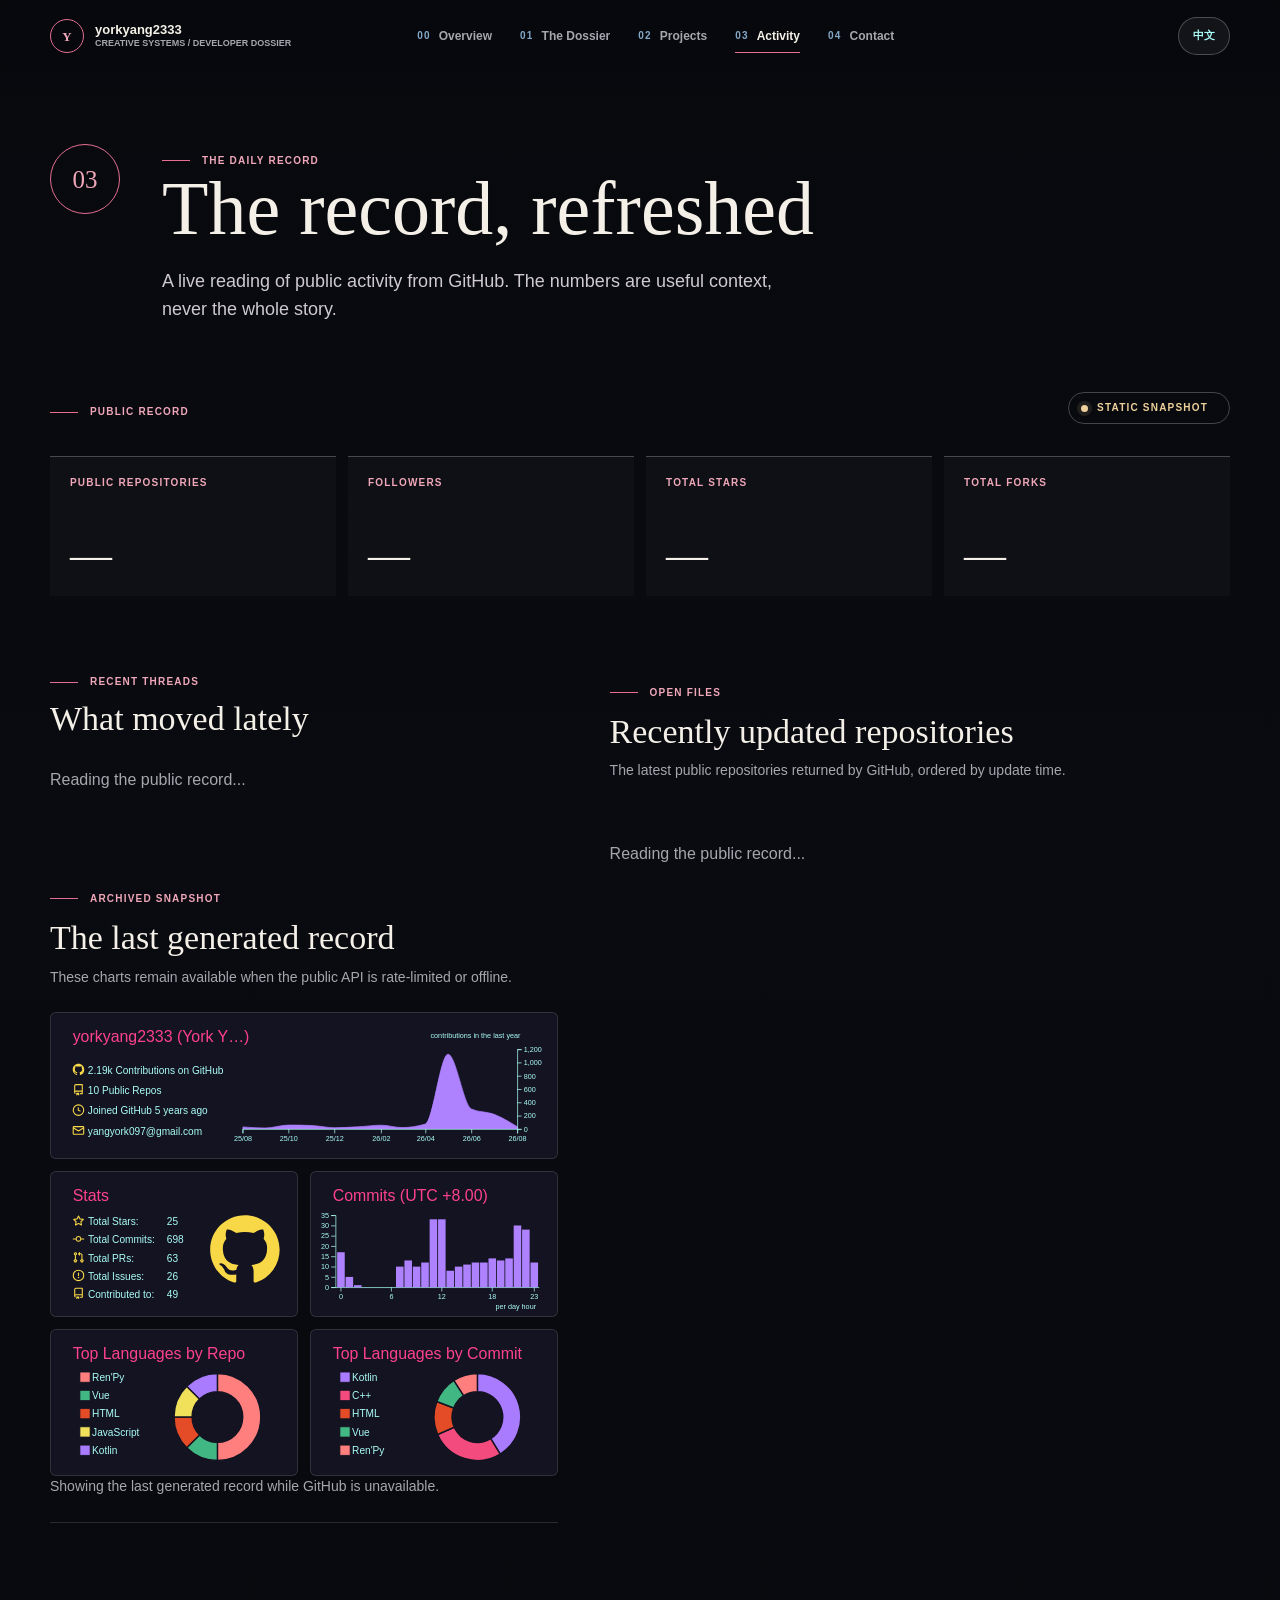
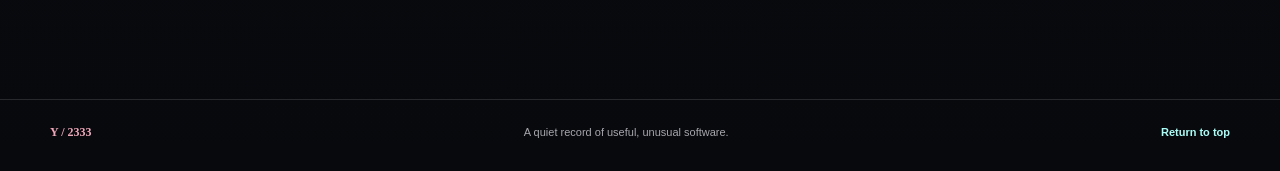
<file: ledger.html>
<!doctype html>
<html lang="en">
<head>
  <meta charset="utf-8">
  <meta name="viewport" content="width=device-width, initial-scale=1">
  <meta name="description" content="A live public GitHub activity record for yorkyang2333.">
  <title data-i18n="documentTitle.ledger">The Daily Record | yorkyang2333</title>
  <link rel="stylesheet" href="styles.css">
</head>
<body data-page="ledger">
  <a class="skip-link" href="#main" data-i18n="skipLink">Skip to content</a>
  <header class="site-header"><div class="header-inner"><a class="brand" href="index.html" aria-label="yorkyang2333 overview"><span class="brand-mark" aria-hidden="true">Y</span><span class="brand-copy"><strong>yorkyang2333</strong><small data-i18n="brandRole">CREATIVE SYSTEMS / DEVELOPER DOSSIER</small></span></a><nav class="desktop-nav" aria-label="Primary navigation"><a class="nav-link" data-nav="home" href="index.html"><span class="nav-index">00</span><span data-i18n="nav.home">Overview</span></a><a class="nav-link" data-nav="dossier" href="dossier.html"><span class="nav-index">01</span><span data-i18n="nav.dossier">The Dossier</span></a><a class="nav-link" data-nav="investigation" href="investigation.html"><span class="nav-index">02</span><span data-i18n="nav.investigation">Projects</span></a><a class="nav-link" data-nav="ledger" href="ledger.html"><span class="nav-index">03</span><span data-i18n="nav.ledger">Activity</span></a><a class="nav-link" data-nav="verdict" href="verdict.html"><span class="nav-index">04</span><span data-i18n="nav.verdict">Contact</span></a></nav><div class="header-actions"><button class="language-toggle" id="language-toggle" type="button" data-language-value aria-label="Switch language">中文</button><button class="nav-toggle" id="nav-toggle" type="button" aria-controls="mobile-nav" aria-expanded="false" data-i18n="menu">Menu</button></div></div></header>
  <dialog class="mobile-nav" id="mobile-nav"><div class="dialog-top"><span>yorkyang2333 / navigation</span><button class="dialog-close" id="nav-close" type="button" data-i18n="close">Close</button></div><nav class="mobile-nav-links" aria-label="Mobile navigation"><a class="nav-link" data-nav="home" href="index.html"><span data-i18n="nav.home">Overview</span><span aria-hidden="true">↗</span></a><a class="nav-link" data-nav="dossier" href="dossier.html"><span data-i18n="nav.dossier">The Dossier</span><span aria-hidden="true">↗</span></a><a class="nav-link" data-nav="investigation" href="investigation.html"><span data-i18n="nav.investigation">Projects</span><span aria-hidden="true">↗</span></a><a class="nav-link" data-nav="ledger" href="ledger.html"><span data-i18n="nav.ledger">Activity</span><span aria-hidden="true">↗</span></a><a class="nav-link" data-nav="verdict" href="verdict.html"><span data-i18n="nav.verdict">Contact</span><span aria-hidden="true">↗</span></a></nav></dialog>
  <main id="main"><div class="page-shell">
    <section class="page-intro-wrap"><div class="page-heading reveal is-visible"><span class="page-number" data-i18n="ledger.number">03</span><div><span class="eyebrow" data-i18n="ledger.eyebrow">THE DAILY RECORD</span><h1 data-i18n="ledger.title">The record, refreshed</h1><p class="page-intro" data-i18n="ledger.intro">A live reading of public activity from GitHub. The numbers are useful context, never the whole story.</p></div></div></section>
    <section class="section"><div class="ledger-top reveal"><div><span class="eyebrow" data-i18n="ledger.statusLabel">PUBLIC RECORD</span><p class="github-loading" id="github-loading" data-i18n="shared.loading">Reading the public record...</p></div><div class="record-status live" id="github-status"><span class="status-text" data-i18n="shared.live">Live from GitHub</span><span class="status-detail"></span></div></div><div class="kpi-grid" id="github-kpis"><div class="kpi"><span class="kpi-label" data-i18n="ledger.kpiRepos">Public repositories</span><strong>—</strong></div><div class="kpi"><span class="kpi-label" data-i18n="ledger.kpiFollowers">Followers</span><strong>—</strong></div><div class="kpi"><span class="kpi-label" data-i18n="ledger.kpiStars">Total stars</span><strong>—</strong></div><div class="kpi"><span class="kpi-label" data-i18n="ledger.kpiForks">Total forks</span><strong>—</strong></div></div><div class="ledger-grid"><div><section class="ledger-block"><span class="eyebrow" data-i18n="ledger.activityEyebrow">RECENT THREADS</span><h2 data-i18n="ledger.activityTitle">What moved lately</h2><ul class="activity-list" id="activity-list"><li class="empty-state" data-i18n="shared.loading">Reading the public record...</li></ul></section><section class="ledger-block fallback-block" id="fallback-section" hidden><span class="eyebrow" data-i18n="ledger.fallbackEyebrow">ARCHIVED SNAPSHOT</span><h2 data-i18n="ledger.fallbackTitle">The last generated record</h2><p data-i18n="ledger.fallbackBody">These charts remain available when the public API is rate-limited or offline.</p><div class="fallback-stats" id="static-fallback"><img src="assets/generated/profile-details.svg" alt="GitHub profile details snapshot"><img src="assets/generated/stats.svg" alt="GitHub statistics snapshot"><img src="assets/generated/productive-time.svg" alt="GitHub productive time snapshot"><img src="assets/generated/repos-per-language.svg" alt="Repositories by language snapshot"><img src="assets/generated/most-commit-language.svg" alt="Commits by language snapshot"></div><p class="github-loading" id="github-fallback-note" hidden></p></section></div><section class="ledger-block"><span class="eyebrow" data-i18n="ledger.repositoriesEyebrow">OPEN FILES</span><h2 data-i18n="ledger.repositoriesTitle">Recently updated repositories</h2><p data-i18n="ledger.repositoriesIntro">The latest public repositories returned by GitHub, ordered by update time.</p><div class="repo-list" id="repo-list"><p class="empty-state" data-i18n="shared.loading">Reading the public record...</p></div></section></div></section>
  </div></main>
  <footer class="site-footer"><div class="page-shell footer-inner"><span class="footer-mark" data-i18n="footer.mark">Y / 2333</span><span class="footer-line" data-i18n="footer.line">A quiet record of useful, unusual software.</span><a class="footer-top" href="#main" data-i18n="footer.top">Return to top</a></div></footer>
  <script src="content.js"></script><script src="app.js"></script>
</body>
</html>
</file>
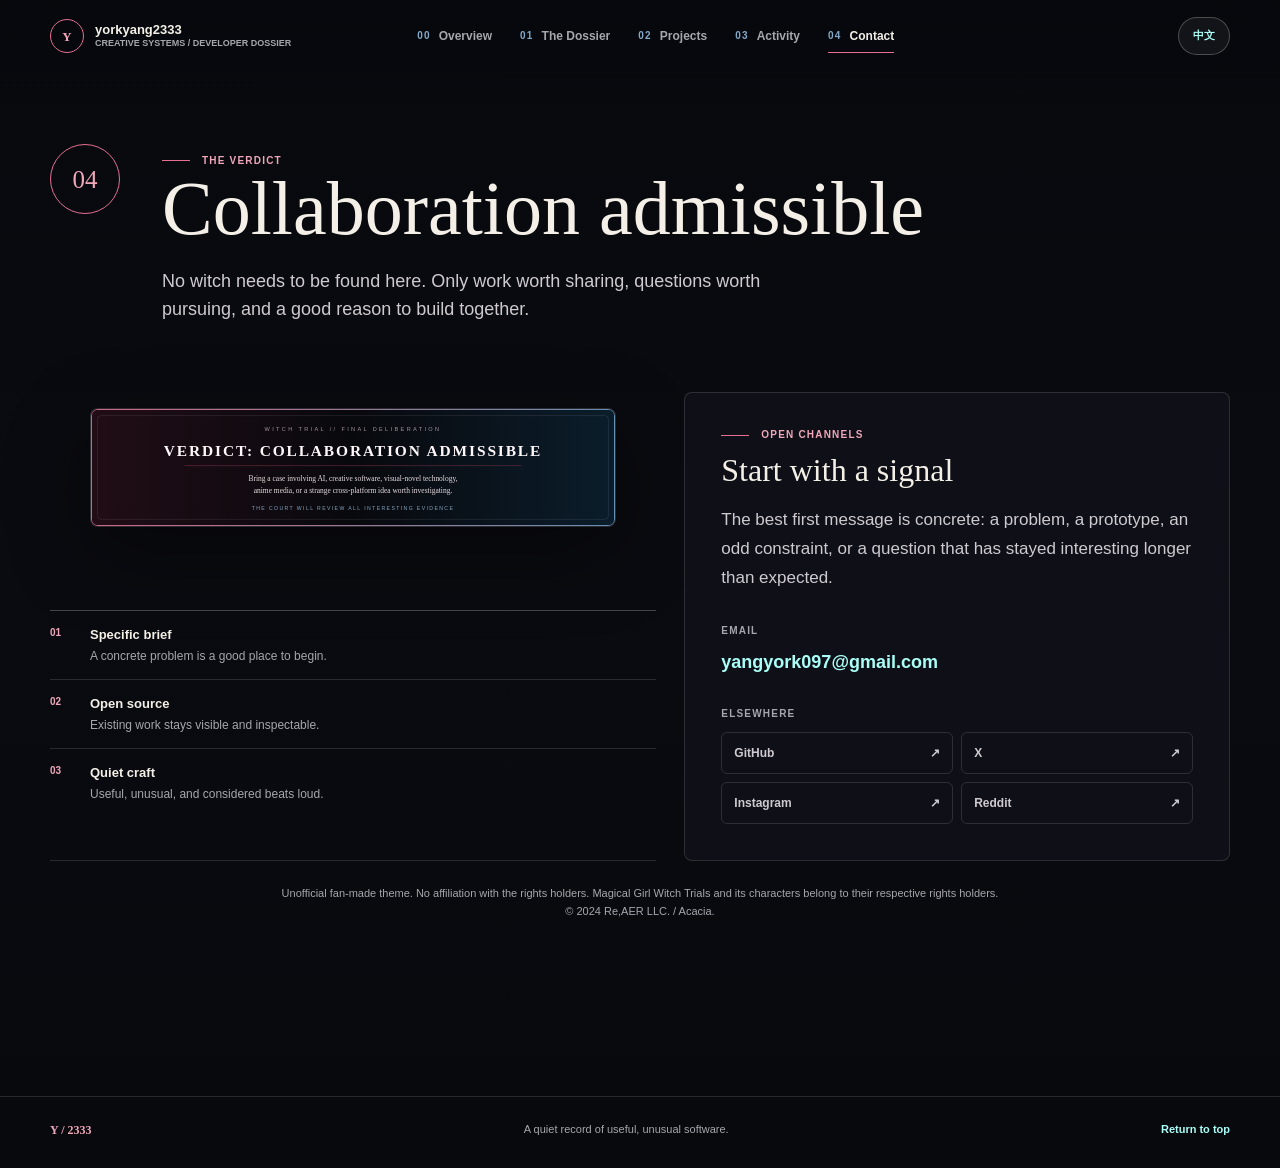
<file: verdict.html>
<!doctype html>
<html lang="en">
<head>
  <meta charset="utf-8">
  <meta name="viewport" content="width=device-width, initial-scale=1">
  <meta name="description" content="Contact yorkyang2333 for thoughtful collaborations and useful, unusual software.">
  <title data-i18n="documentTitle.verdict">The Verdict | yorkyang2333</title>
  <link rel="stylesheet" href="styles.css">
</head>
<body data-page="verdict">
  <a class="skip-link" href="#main" data-i18n="skipLink">Skip to content</a>
  <header class="site-header"><div class="header-inner"><a class="brand" href="index.html" aria-label="yorkyang2333 overview"><span class="brand-mark" aria-hidden="true">Y</span><span class="brand-copy"><strong>yorkyang2333</strong><small data-i18n="brandRole">CREATIVE SYSTEMS / DEVELOPER DOSSIER</small></span></a><nav class="desktop-nav" aria-label="Primary navigation"><a class="nav-link" data-nav="home" href="index.html"><span class="nav-index">00</span><span data-i18n="nav.home">Overview</span></a><a class="nav-link" data-nav="dossier" href="dossier.html"><span class="nav-index">01</span><span data-i18n="nav.dossier">The Dossier</span></a><a class="nav-link" data-nav="investigation" href="investigation.html"><span class="nav-index">02</span><span data-i18n="nav.investigation">Projects</span></a><a class="nav-link" data-nav="ledger" href="ledger.html"><span class="nav-index">03</span><span data-i18n="nav.ledger">Activity</span></a><a class="nav-link" data-nav="verdict" href="verdict.html"><span class="nav-index">04</span><span data-i18n="nav.verdict">Contact</span></a></nav><div class="header-actions"><button class="language-toggle" id="language-toggle" type="button" data-language-value aria-label="Switch language">中文</button><button class="nav-toggle" id="nav-toggle" type="button" aria-controls="mobile-nav" aria-expanded="false" data-i18n="menu">Menu</button></div></div></header>
  <dialog class="mobile-nav" id="mobile-nav"><div class="dialog-top"><span>yorkyang2333 / navigation</span><button class="dialog-close" id="nav-close" type="button" data-i18n="close">Close</button></div><nav class="mobile-nav-links" aria-label="Mobile navigation"><a class="nav-link" data-nav="home" href="index.html"><span data-i18n="nav.home">Overview</span><span aria-hidden="true">↗</span></a><a class="nav-link" data-nav="dossier" href="dossier.html"><span data-i18n="nav.dossier">The Dossier</span><span aria-hidden="true">↗</span></a><a class="nav-link" data-nav="investigation" href="investigation.html"><span data-i18n="nav.investigation">Projects</span><span aria-hidden="true">↗</span></a><a class="nav-link" data-nav="ledger" href="ledger.html"><span data-i18n="nav.ledger">Activity</span><span aria-hidden="true">↗</span></a><a class="nav-link" data-nav="verdict" href="verdict.html"><span data-i18n="nav.verdict">Contact</span><span aria-hidden="true">↗</span></a></nav></dialog>
  <main id="main"><div class="page-shell">
    <section class="page-intro-wrap"><div class="page-heading reveal is-visible"><span class="page-number" data-i18n="verdict.number">04</span><div><span class="eyebrow" data-i18n="verdict.eyebrow">THE VERDICT</span><h1 data-i18n="verdict.title">Collaboration admissible</h1><p class="page-intro" data-i18n="verdict.intro">No witch needs to be found here. Only work worth sharing, questions worth pursuing, and a good reason to build together.</p></div></div></section>
    <section class="section"><div class="contact-layout"><div class="verdict-side reveal"><figure class="art-panel verdict-art"><img src="assets/theme/final-verdict.svg" data-i18n="verdict.artAlt" data-i18n-attr="alt" alt="Final verdict: collaboration admissible"></figure><div class="verdict-signals"><div class="verdict-signal"><span class="signal-code">01</span><span><strong data-i18n="verdict.signalOne">Specific brief</strong><small data-i18n="verdict.signalOneBody">A concrete problem is a good place to begin.</small></span></div><div class="verdict-signal"><span class="signal-code">02</span><span><strong data-i18n="verdict.signalTwo">Open source</strong><small data-i18n="verdict.signalTwoBody">Existing work stays visible and inspectable.</small></span></div><div class="verdict-signal"><span class="signal-code">03</span><span><strong data-i18n="verdict.signalThree">Quiet craft</strong><small data-i18n="verdict.signalThreeBody">Useful, unusual, and considered beats loud.</small></span></div></div></div><article class="contact-copy reveal" style="--delay: 100ms"><span class="eyebrow" data-i18n="verdict.contactEyebrow">OPEN CHANNELS</span><h2 data-i18n="verdict.contactTitle">Start with a signal</h2><p data-i18n="verdict.contactBody">The best first message is concrete: a problem, a prototype, an odd constraint, or a question that has stayed interesting longer than expected.</p><div class="contact-group"><span class="contact-label" data-i18n="verdict.emailLabel">Email</span><a class="email-link" href="mailto:yangyork097@gmail.com">yangyork097@gmail.com</a></div><div class="contact-group"><span class="contact-label" data-i18n="verdict.socialLabel">Elsewhere</span><div class="social-links" id="social-links"></div></div></article></div><p class="legal-copy reveal" data-i18n="verdict.legal">Unofficial fan-made theme. No affiliation with the rights holders. Magical Girl Witch Trials and its characters belong to their respective rights holders. © 2024 Re,AER LLC. / Acacia.</p></section>
  </div></main>
  <footer class="site-footer"><div class="page-shell footer-inner"><span class="footer-mark" data-i18n="footer.mark">Y / 2333</span><span class="footer-line" data-i18n="footer.line">A quiet record of useful, unusual software.</span><a class="footer-top" href="#main" data-i18n="footer.top">Return to top</a></div></footer>
  <script src="content.js"></script><script src="app.js"></script>
</body>
</html>
</file>
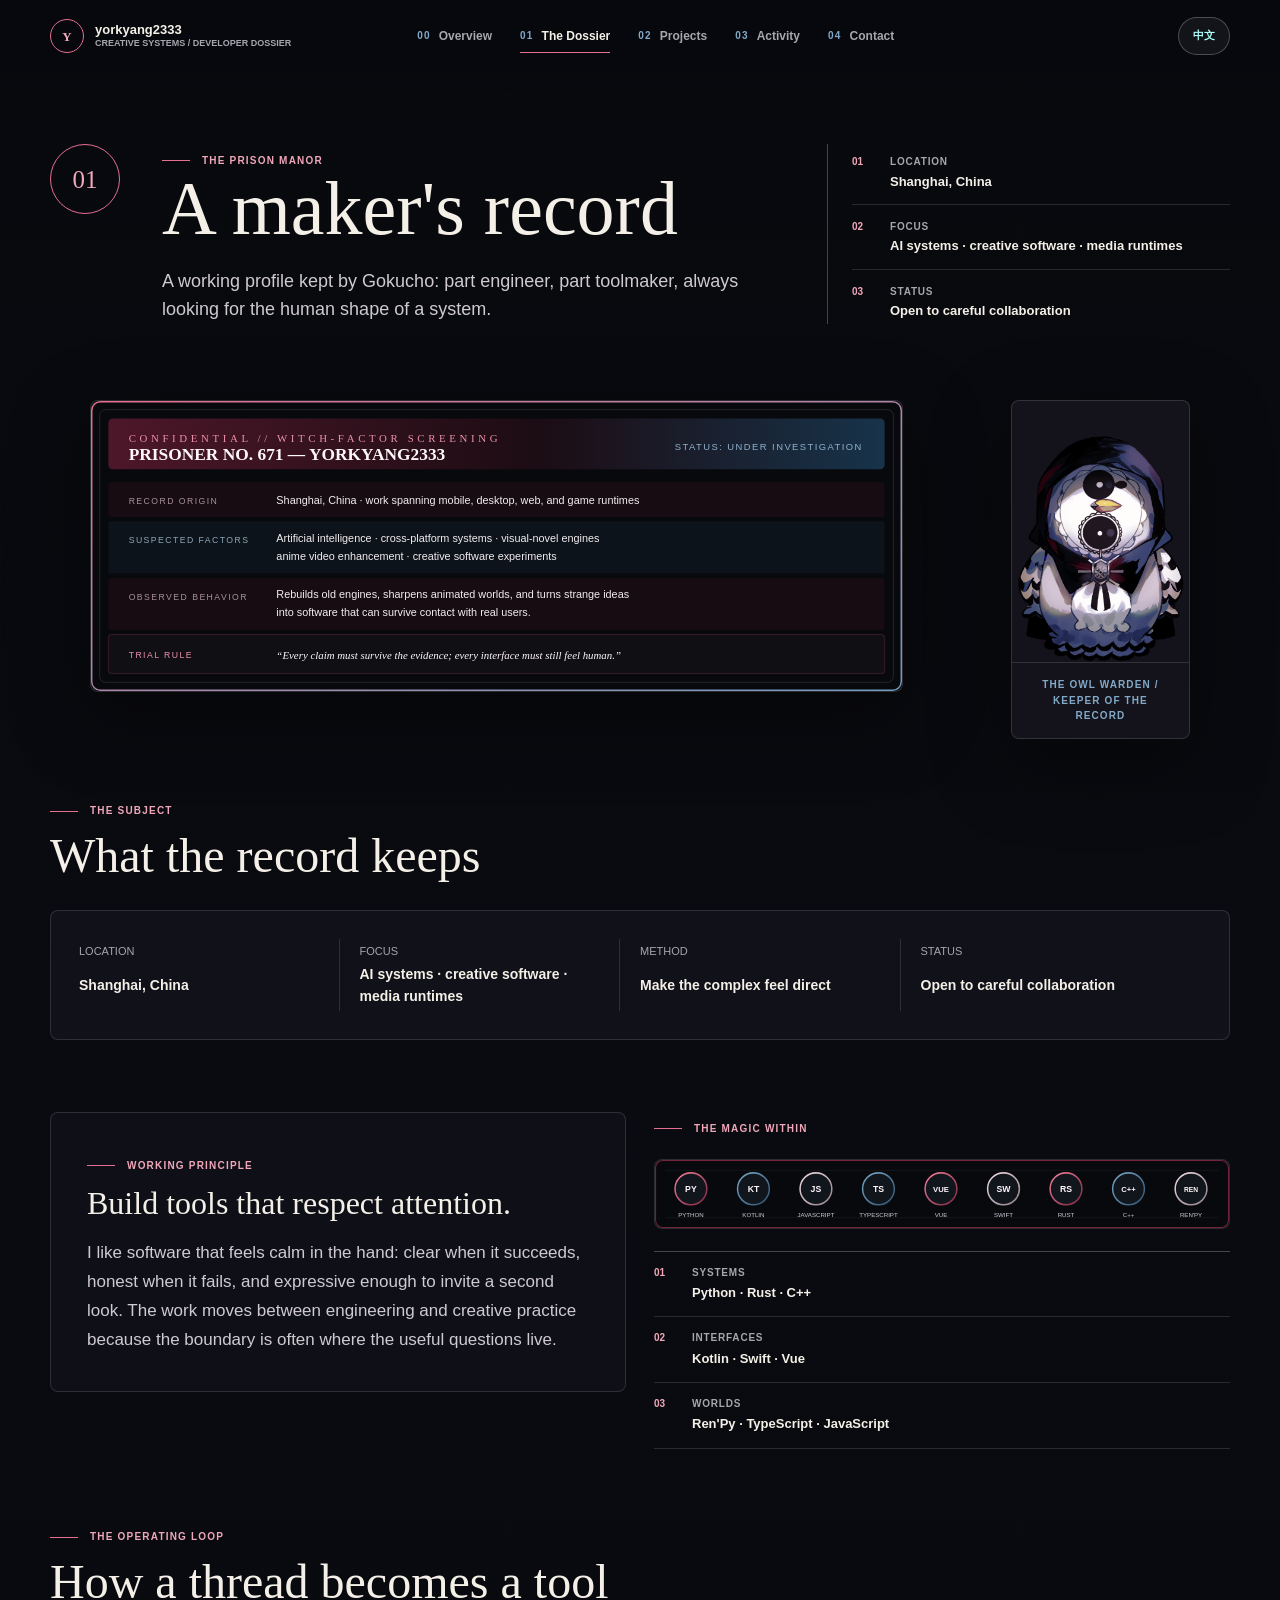
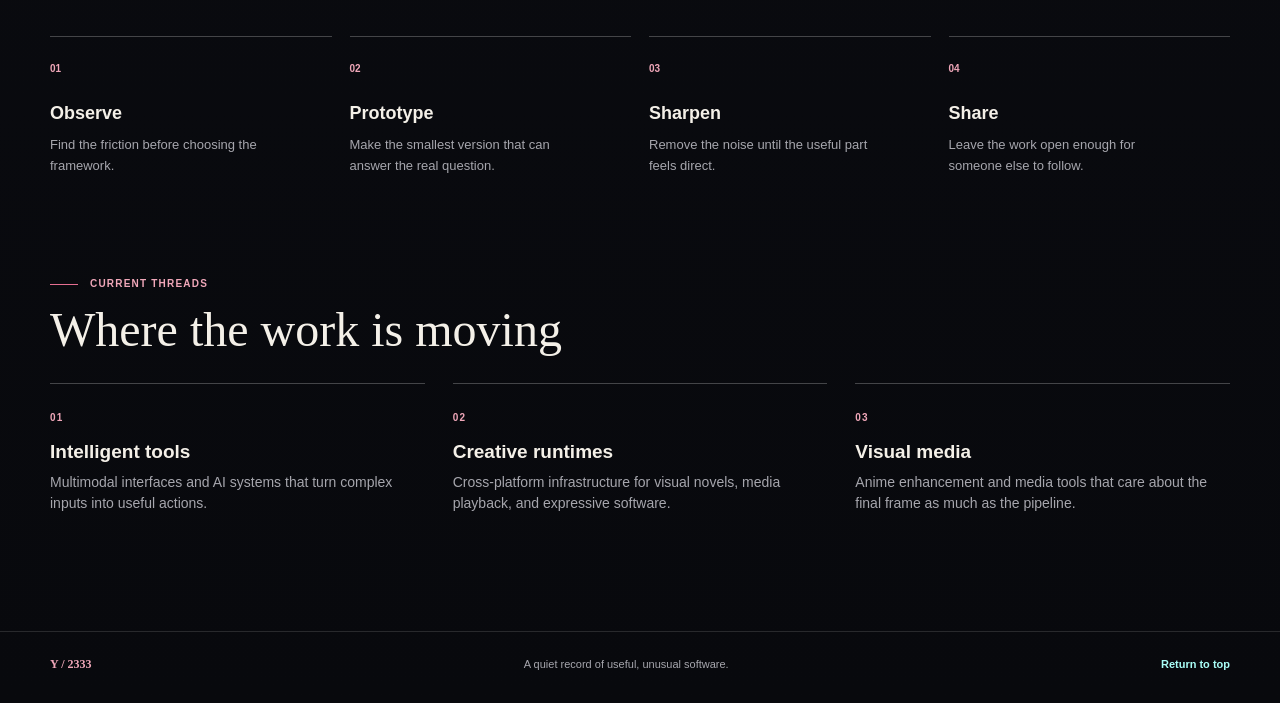
<file: website/dossier.html>
<!doctype html>
<html lang="en">
<head>
  <meta charset="utf-8">
  <meta name="viewport" content="width=device-width, initial-scale=1">
  <meta name="description" content="The personal dossier of yorkyang2333: principles, technical focus, and current threads.">
  <link rel="icon" href="https://github.com/yorkyang2333.png" type="image/jpeg">
  <title data-i18n="documentTitle.dossier">The Prison Manor | yorkyang2333</title>
  <link rel="stylesheet" href="styles.css">
</head>
<body data-page="dossier">
  <a class="skip-link" href="#main" data-i18n="skipLink">Skip to content</a>
  <header class="site-header"><div class="header-inner"><a class="brand" href="index.html" aria-label="yorkyang2333 overview"><span class="brand-mark" aria-hidden="true">Y</span><span class="brand-copy"><strong>yorkyang2333</strong><small data-i18n="brandRole">CREATIVE SYSTEMS / DEVELOPER DOSSIER</small></span></a><nav class="desktop-nav" aria-label="Primary navigation"><a class="nav-link" data-nav="home" href="index.html"><span class="nav-index">00</span><span data-i18n="nav.home">Overview</span></a><a class="nav-link" data-nav="dossier" href="dossier.html"><span class="nav-index">01</span><span data-i18n="nav.dossier">The Dossier</span></a><a class="nav-link" data-nav="investigation" href="investigation.html"><span class="nav-index">02</span><span data-i18n="nav.investigation">Projects</span></a><a class="nav-link" data-nav="ledger" href="ledger.html"><span class="nav-index">03</span><span data-i18n="nav.ledger">Activity</span></a><a class="nav-link" data-nav="verdict" href="verdict.html"><span class="nav-index">04</span><span data-i18n="nav.verdict">Contact</span></a></nav><div class="header-actions"><button class="language-toggle" id="language-toggle" type="button" data-language-value aria-label="Switch language">中文</button><button class="nav-toggle" id="nav-toggle" type="button" aria-controls="mobile-nav" aria-expanded="false" data-i18n="menu">Menu</button></div></div></header>
  <dialog class="mobile-nav" id="mobile-nav"><div class="dialog-top"><span>yorkyang2333 / navigation</span><button class="dialog-close" id="nav-close" type="button" data-i18n="close">Close</button></div><nav class="mobile-nav-links" aria-label="Mobile navigation"><a class="nav-link" data-nav="home" href="index.html"><span data-i18n="nav.home">Overview</span><span aria-hidden="true">↗</span></a><a class="nav-link" data-nav="dossier" href="dossier.html"><span data-i18n="nav.dossier">The Dossier</span><span aria-hidden="true">↗</span></a><a class="nav-link" data-nav="investigation" href="investigation.html"><span data-i18n="nav.investigation">Projects</span><span aria-hidden="true">↗</span></a><a class="nav-link" data-nav="ledger" href="ledger.html"><span data-i18n="nav.ledger">Activity</span><span aria-hidden="true">↗</span></a><a class="nav-link" data-nav="verdict" href="verdict.html"><span data-i18n="nav.verdict">Contact</span><span aria-hidden="true">↗</span></a></nav></dialog>
  <main id="main"><div class="page-shell">
    <section class="page-intro-wrap dossier-intro-wrap"><div class="page-heading reveal is-visible"><span class="page-number" data-i18n="dossier.number">01</span><div><span class="eyebrow" data-i18n="dossier.eyebrow">THE PRISON MANOR</span><h1 data-i18n="dossier.title">A maker's record</h1><p class="page-intro" data-i18n="dossier.intro">A working profile kept by Gokucho: part engineer, part toolmaker, always looking for the human shape of a system.</p></div></div><div class="dossier-mini-facts reveal" style="--delay: 120ms"><div class="mini-fact"><span class="signal-code">01</span><span><small data-i18n="dossier.factLocationLabel">Location</small><strong data-i18n="dossier.factLocation">Shanghai, China</strong></span></div><div class="mini-fact"><span class="signal-code">02</span><span><small data-i18n="dossier.factFocusLabel">Focus</small><strong data-i18n="dossier.factFocus">AI systems · creative software · media runtimes</strong></span></div><div class="mini-fact"><span class="signal-code">03</span><span><small data-i18n="dossier.factStatusLabel">Status</small><strong data-i18n="dossier.factStatus">Open to careful collaboration</strong></span></div></div></section>
    <section class="section" aria-label="Personal record"><div class="record-layout"><figure class="art-panel reveal"><img src="assets/theme/prisoner-record.svg" data-i18n="dossier.recordAlt" data-i18n-attr="alt" alt="Prisoner record for yorkyang2333"></figure><figure class="art-panel portrait reveal" style="--delay: 100ms"><img src="assets/official/gokucho.png" data-i18n="dossier.portraitAlt" data-i18n-attr="alt" alt="Portrait of Gokucho"><figcaption data-i18n="dossier.portraitCaption">THE OWL WARDEN / KEEPER OF THE RECORD</figcaption></figure></div></section>
    <section class="section" aria-labelledby="record-title"><div class="section-header reveal"><div><span class="eyebrow" data-i18n="dossier.factsEyebrow">THE SUBJECT</span><h2 id="record-title" data-i18n="dossier.factsTitle">What the record keeps</h2></div></div><div class="facts-panel reveal"><dl class="fact-list"><div class="fact"><dt data-i18n="dossier.factLocationLabel">Location</dt><dd data-i18n="dossier.factLocation">Shanghai, China</dd></div><div class="fact"><dt data-i18n="dossier.factFocusLabel">Focus</dt><dd data-i18n="dossier.factFocus">AI systems · creative software · media runtimes</dd></div><div class="fact"><dt data-i18n="dossier.factMethodLabel">Method</dt><dd data-i18n="dossier.factMethod">Make the complex feel direct</dd></div><div class="fact"><dt data-i18n="dossier.factStatusLabel">Status</dt><dd data-i18n="dossier.factStatus">Open to careful collaboration</dd></div></dl></div></section>
    <section class="section"><div class="principle-grid"><article class="principle reveal"><span class="eyebrow" data-i18n="dossier.principleEyebrow">WORKING PRINCIPLE</span><h2 data-i18n="dossier.principleTitle">Build tools that respect attention.</h2><p data-i18n="dossier.principleBody">I like software that feels calm in the hand: clear when it succeeds, honest when it fails, and expressive enough to invite a second look.</p></article><div class="dossier-tech-column reveal" style="--delay: 100ms"><span class="eyebrow" data-i18n="dossier.techEyebrow">THE MAGIC WITHIN</span><h2 class="visually-hidden" data-i18n="dossier.techTitle">A stack with a reason</h2><img class="tech-art" src="assets/theme/witch-factor-tech.svg" alt="Python, Kotlin, JavaScript, TypeScript, Vue, Swift, Rust, C++ and Ren'Py"><div class="dossier-tech-notes"><div class="tech-note"><span class="signal-code">01</span><span><small data-i18n="dossier.techNoteOneLabel">Systems</small><strong data-i18n="dossier.techNoteOne">Python · Rust · C++</strong></span></div><div class="tech-note"><span class="signal-code">02</span><span><small data-i18n="dossier.techNoteTwoLabel">Interfaces</small><strong data-i18n="dossier.techNoteTwo">Kotlin · Swift · Vue</strong></span></div><div class="tech-note"><span class="signal-code">03</span><span><small data-i18n="dossier.techNoteThreeLabel">Worlds</small><strong data-i18n="dossier.techNoteThree">Ren'Py · TypeScript · JavaScript</strong></span></div></div></div></div></section>
    <section class="section loop-section"><div class="section-header reveal"><div><span class="eyebrow" data-i18n="dossier.loopEyebrow">THE OPERATING LOOP</span><h2 data-i18n="dossier.loopTitle">How a thread becomes a tool</h2></div></div><div class="loop-grid"><article class="loop-step reveal"><span class="signal-code">01</span><h3 data-i18n="dossier.loopOne">Observe</h3><p data-i18n="dossier.loopOneBody">Find the friction before choosing the framework.</p></article><article class="loop-step reveal" style="--delay: 60ms"><span class="signal-code">02</span><h3 data-i18n="dossier.loopTwo">Prototype</h3><p data-i18n="dossier.loopTwoBody">Make the smallest version that can answer the real question.</p></article><article class="loop-step reveal" style="--delay: 120ms"><span class="signal-code">03</span><h3 data-i18n="dossier.loopThree">Sharpen</h3><p data-i18n="dossier.loopThreeBody">Remove the noise until the useful part feels direct.</p></article><article class="loop-step reveal" style="--delay: 180ms"><span class="signal-code">04</span><h3 data-i18n="dossier.loopFour">Share</h3><p data-i18n="dossier.loopFourBody">Leave the work open enough for someone else to follow.</p></article></div></section>
    <section class="section"><div class="section-header reveal"><div><span class="eyebrow" data-i18n="dossier.areasEyebrow">CURRENT THREADS</span><h2 data-i18n="dossier.areasTitle">Where the work is moving</h2></div></div><div class="areas-grid"><article class="area reveal"><span class="section-kicker">01</span><h3 data-i18n="dossier.areaOne">Intelligent tools</h3><p data-i18n="dossier.areaOneBody">Multimodal interfaces and AI systems that turn complex inputs into useful actions.</p></article><article class="area reveal" style="--delay: 80ms"><span class="section-kicker">02</span><h3 data-i18n="dossier.areaTwo">Creative runtimes</h3><p data-i18n="dossier.areaTwoBody">Cross-platform infrastructure for visual novels, media playback, and expressive software.</p></article><article class="area reveal" style="--delay: 160ms"><span class="section-kicker">03</span><h3 data-i18n="dossier.areaThree">Visual media</h3><p data-i18n="dossier.areaThreeBody">Anime enhancement and media tools that care about the final frame as much as the pipeline.</p></article></div></section>
  </div></main>
  <footer class="site-footer"><div class="page-shell footer-inner"><span class="footer-mark" data-i18n="footer.mark">Y / 2333</span><span class="footer-line" data-i18n="footer.line">A quiet record of useful, unusual software.</span><a class="footer-top" href="#main" data-i18n="footer.top">Return to top</a></div></footer>
  <script src="content.js"></script><script src="app.js"></script>
</body>
</html>
</file>
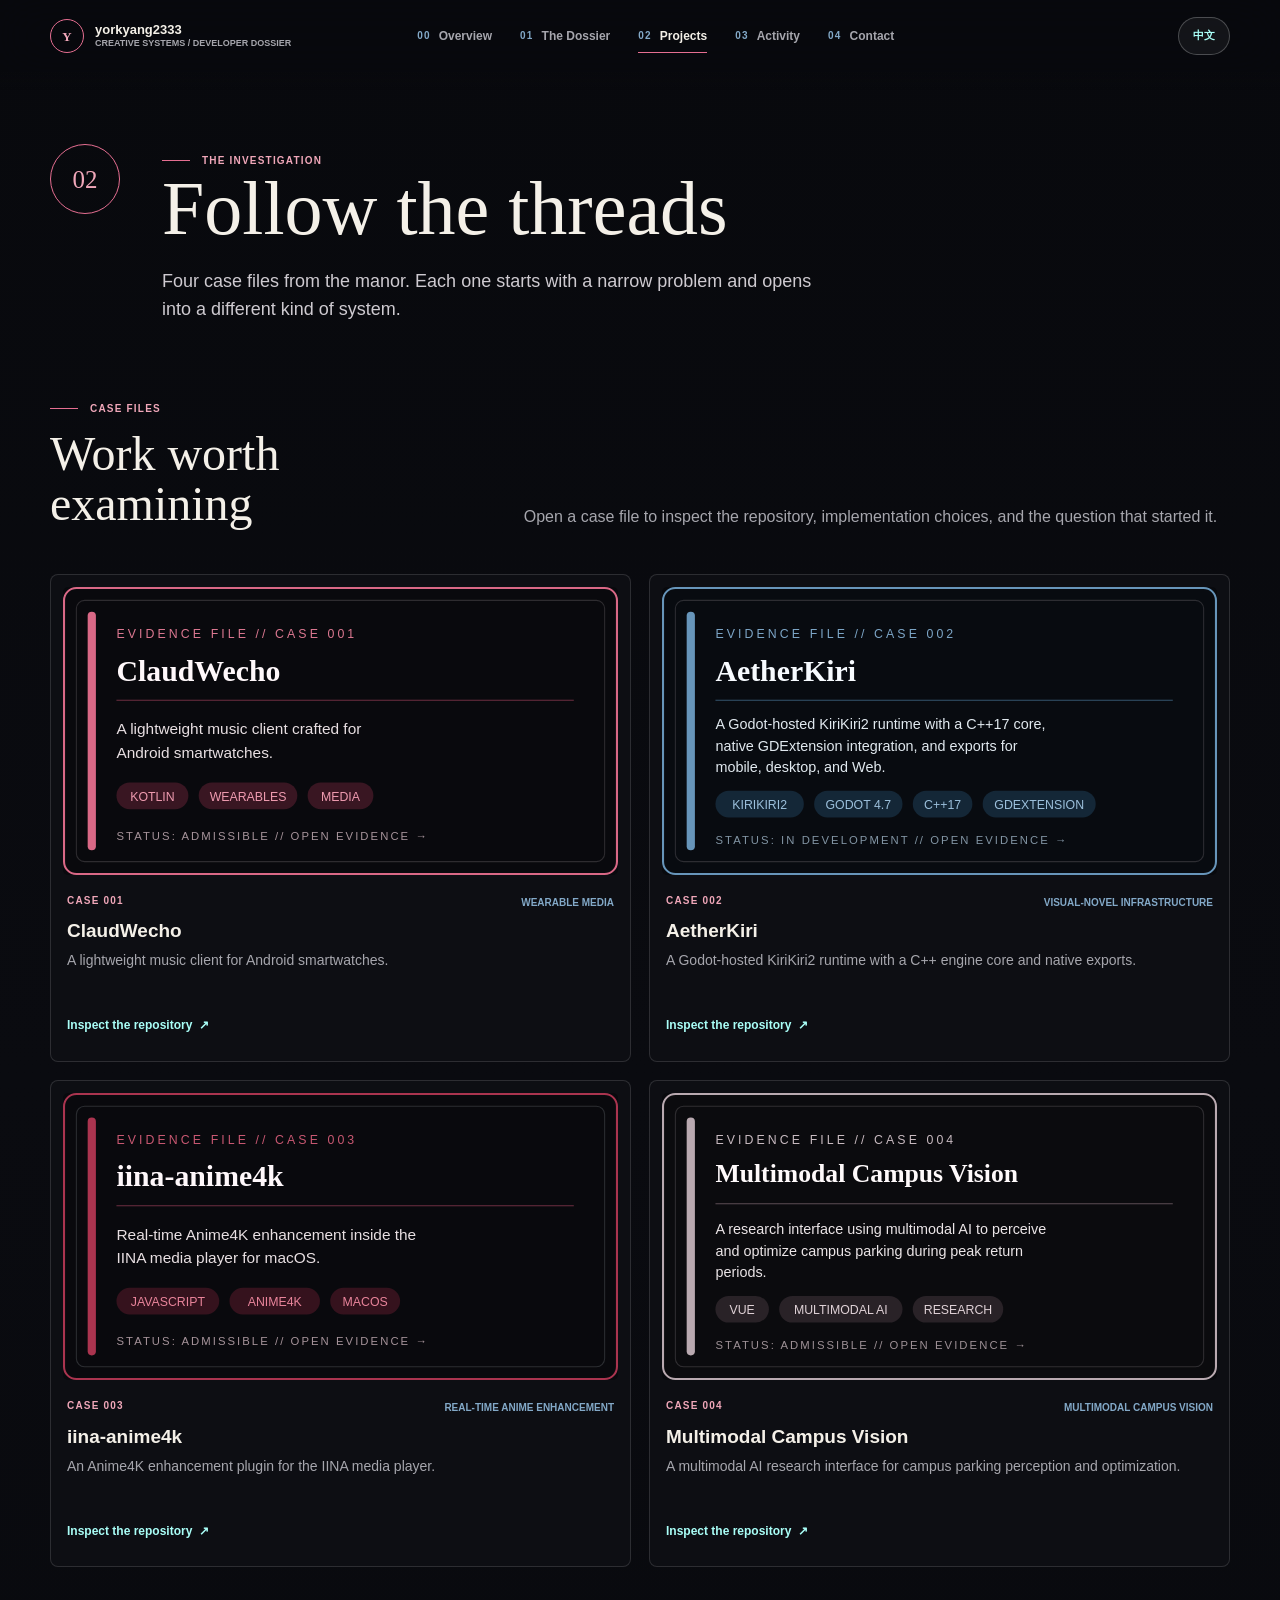
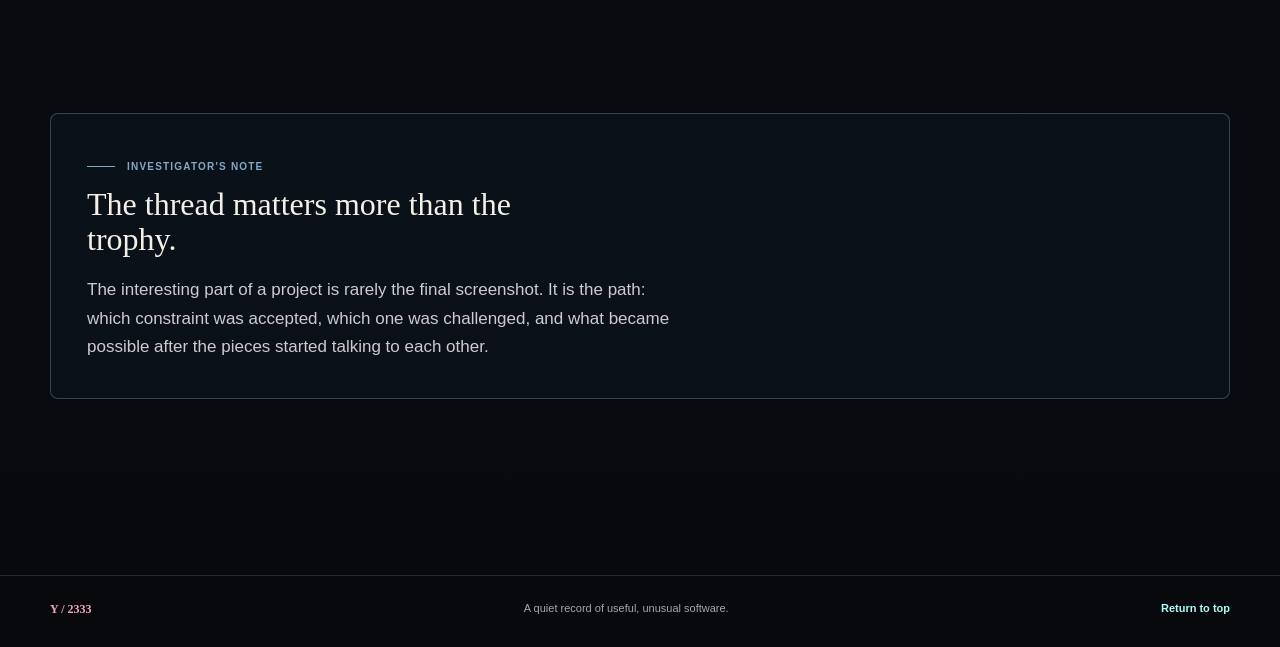
<file: website/investigation.html>
<!doctype html>
<html lang="en">
<head>
  <meta charset="utf-8">
  <meta name="viewport" content="width=device-width, initial-scale=1">
  <meta name="description" content="Project investigations by yorkyang2333, from wearable media to multimodal campus vision.">
  <link rel="icon" href="https://github.com/yorkyang2333.png" type="image/jpeg">
  <title data-i18n="documentTitle.investigation">The Investigation | yorkyang2333</title>
  <link rel="stylesheet" href="styles.css">
</head>
<body data-page="investigation">
  <a class="skip-link" href="#main" data-i18n="skipLink">Skip to content</a>
  <header class="site-header"><div class="header-inner"><a class="brand" href="index.html" aria-label="yorkyang2333 overview"><span class="brand-mark" aria-hidden="true">Y</span><span class="brand-copy"><strong>yorkyang2333</strong><small data-i18n="brandRole">CREATIVE SYSTEMS / DEVELOPER DOSSIER</small></span></a><nav class="desktop-nav" aria-label="Primary navigation"><a class="nav-link" data-nav="home" href="index.html"><span class="nav-index">00</span><span data-i18n="nav.home">Overview</span></a><a class="nav-link" data-nav="dossier" href="dossier.html"><span class="nav-index">01</span><span data-i18n="nav.dossier">The Dossier</span></a><a class="nav-link" data-nav="investigation" href="investigation.html"><span class="nav-index">02</span><span data-i18n="nav.investigation">Projects</span></a><a class="nav-link" data-nav="ledger" href="ledger.html"><span class="nav-index">03</span><span data-i18n="nav.ledger">Activity</span></a><a class="nav-link" data-nav="verdict" href="verdict.html"><span class="nav-index">04</span><span data-i18n="nav.verdict">Contact</span></a></nav><div class="header-actions"><button class="language-toggle" id="language-toggle" type="button" data-language-value aria-label="Switch language">中文</button><button class="nav-toggle" id="nav-toggle" type="button" aria-controls="mobile-nav" aria-expanded="false" data-i18n="menu">Menu</button></div></div></header>
  <dialog class="mobile-nav" id="mobile-nav"><div class="dialog-top"><span>yorkyang2333 / navigation</span><button class="dialog-close" id="nav-close" type="button" data-i18n="close">Close</button></div><nav class="mobile-nav-links" aria-label="Mobile navigation"><a class="nav-link" data-nav="home" href="index.html"><span data-i18n="nav.home">Overview</span><span aria-hidden="true">↗</span></a><a class="nav-link" data-nav="dossier" href="dossier.html"><span data-i18n="nav.dossier">The Dossier</span><span aria-hidden="true">↗</span></a><a class="nav-link" data-nav="investigation" href="investigation.html"><span data-i18n="nav.investigation">Projects</span><span aria-hidden="true">↗</span></a><a class="nav-link" data-nav="ledger" href="ledger.html"><span data-i18n="nav.ledger">Activity</span><span aria-hidden="true">↗</span></a><a class="nav-link" data-nav="verdict" href="verdict.html"><span data-i18n="nav.verdict">Contact</span><span aria-hidden="true">↗</span></a></nav></dialog>
  <main id="main"><div class="page-shell">
    <section class="page-intro-wrap"><div class="page-heading reveal is-visible"><span class="page-number" data-i18n="investigation.number">02</span><div><span class="eyebrow" data-i18n="investigation.eyebrow">THE INVESTIGATION</span><h1 data-i18n="investigation.title">Follow the threads</h1><p class="page-intro" data-i18n="investigation.intro">Four case files from the manor. Each one starts with a narrow problem and opens into a different kind of system.</p></div></div></section>
    <section class="section"><div class="section-header reveal"><div><span class="eyebrow" data-i18n="investigation.projectEyebrow">CASE FILES</span><h2 data-i18n="investigation.projectTitle">Work worth examining</h2></div><p data-i18n="investigation.projectIntro">Open a case file to inspect the repository, implementation choices, and the question that started it.</p></div><div class="project-grid" id="project-grid"></div></section>
    <section class="section note-section"><article class="note reveal"><span class="eyebrow" data-i18n="investigation.noteEyebrow">INVESTIGATOR'S NOTE</span><h2 data-i18n="investigation.noteTitle">The thread matters more than the trophy.</h2><p data-i18n="investigation.noteBody">The interesting part of a project is rarely the final screenshot. It is the path: which constraint was accepted, which one was challenged, and what became possible after the pieces started talking to each other.</p></article></section>
  </div></main>
  <footer class="site-footer"><div class="page-shell footer-inner"><span class="footer-mark" data-i18n="footer.mark">Y / 2333</span><span class="footer-line" data-i18n="footer.line">A quiet record of useful, unusual software.</span><a class="footer-top" href="#main" data-i18n="footer.top">Return to top</a></div></footer>
  <script src="content.js"></script><script src="app.js"></script>
</body>
</html>
</file>
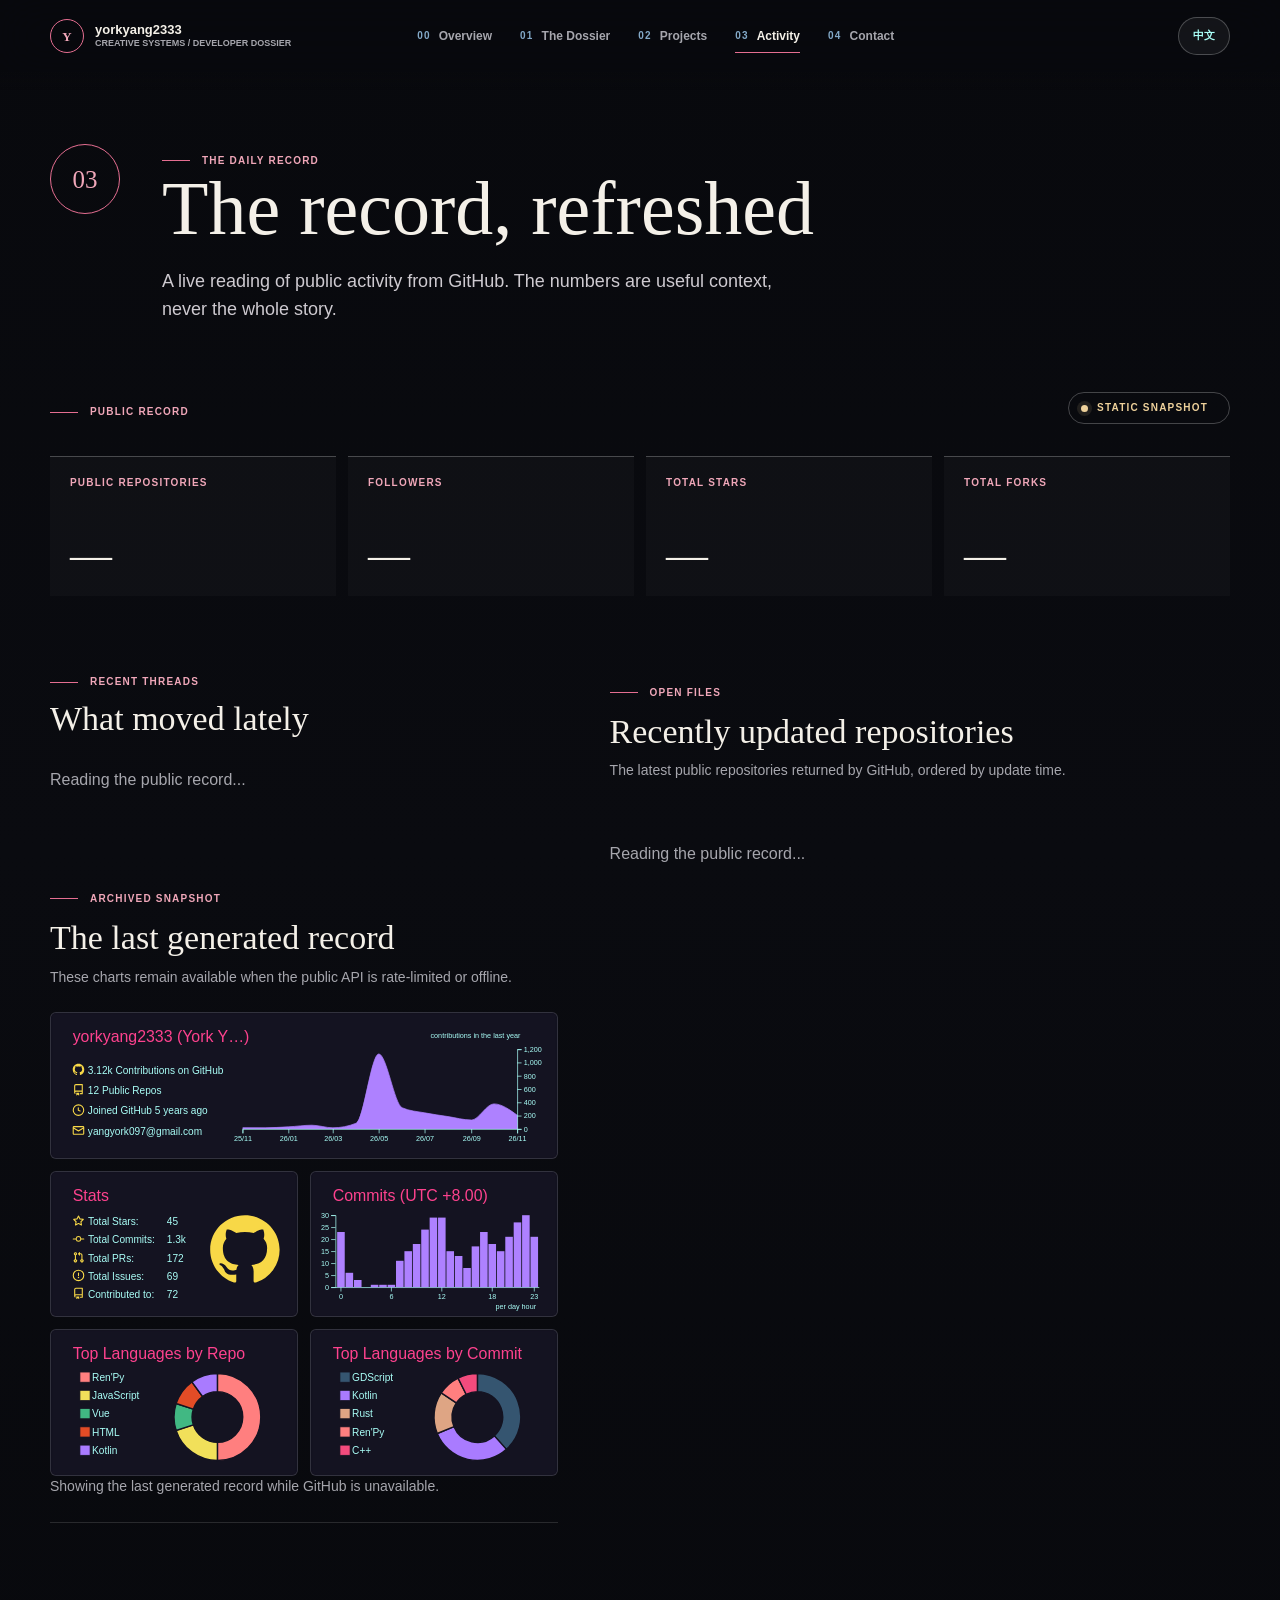
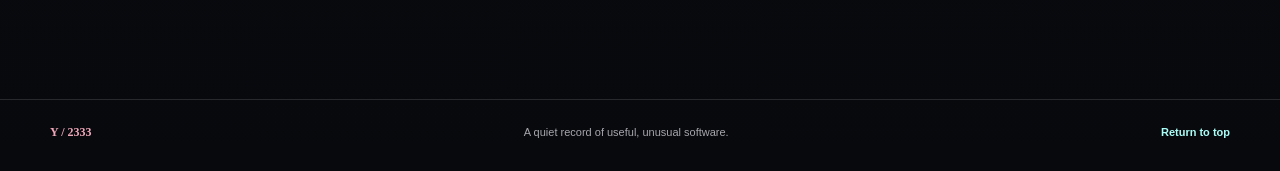
<file: website/ledger.html>
<!doctype html>
<html lang="en">
<head>
  <meta charset="utf-8">
  <meta name="viewport" content="width=device-width, initial-scale=1">
  <meta name="description" content="A live public GitHub activity record for yorkyang2333.">
  <link rel="icon" href="https://github.com/yorkyang2333.png" type="image/jpeg">
  <title data-i18n="documentTitle.ledger">The Daily Record | yorkyang2333</title>
  <link rel="stylesheet" href="styles.css">
</head>
<body data-page="ledger">
  <a class="skip-link" href="#main" data-i18n="skipLink">Skip to content</a>
  <header class="site-header"><div class="header-inner"><a class="brand" href="index.html" aria-label="yorkyang2333 overview"><span class="brand-mark" aria-hidden="true">Y</span><span class="brand-copy"><strong>yorkyang2333</strong><small data-i18n="brandRole">CREATIVE SYSTEMS / DEVELOPER DOSSIER</small></span></a><nav class="desktop-nav" aria-label="Primary navigation"><a class="nav-link" data-nav="home" href="index.html"><span class="nav-index">00</span><span data-i18n="nav.home">Overview</span></a><a class="nav-link" data-nav="dossier" href="dossier.html"><span class="nav-index">01</span><span data-i18n="nav.dossier">The Dossier</span></a><a class="nav-link" data-nav="investigation" href="investigation.html"><span class="nav-index">02</span><span data-i18n="nav.investigation">Projects</span></a><a class="nav-link" data-nav="ledger" href="ledger.html"><span class="nav-index">03</span><span data-i18n="nav.ledger">Activity</span></a><a class="nav-link" data-nav="verdict" href="verdict.html"><span class="nav-index">04</span><span data-i18n="nav.verdict">Contact</span></a></nav><div class="header-actions"><button class="language-toggle" id="language-toggle" type="button" data-language-value aria-label="Switch language">中文</button><button class="nav-toggle" id="nav-toggle" type="button" aria-controls="mobile-nav" aria-expanded="false" data-i18n="menu">Menu</button></div></div></header>
  <dialog class="mobile-nav" id="mobile-nav"><div class="dialog-top"><span>yorkyang2333 / navigation</span><button class="dialog-close" id="nav-close" type="button" data-i18n="close">Close</button></div><nav class="mobile-nav-links" aria-label="Mobile navigation"><a class="nav-link" data-nav="home" href="index.html"><span data-i18n="nav.home">Overview</span><span aria-hidden="true">↗</span></a><a class="nav-link" data-nav="dossier" href="dossier.html"><span data-i18n="nav.dossier">The Dossier</span><span aria-hidden="true">↗</span></a><a class="nav-link" data-nav="investigation" href="investigation.html"><span data-i18n="nav.investigation">Projects</span><span aria-hidden="true">↗</span></a><a class="nav-link" data-nav="ledger" href="ledger.html"><span data-i18n="nav.ledger">Activity</span><span aria-hidden="true">↗</span></a><a class="nav-link" data-nav="verdict" href="verdict.html"><span data-i18n="nav.verdict">Contact</span><span aria-hidden="true">↗</span></a></nav></dialog>
  <main id="main"><div class="page-shell">
    <section class="page-intro-wrap"><div class="page-heading reveal is-visible"><span class="page-number" data-i18n="ledger.number">03</span><div><span class="eyebrow" data-i18n="ledger.eyebrow">THE DAILY RECORD</span><h1 data-i18n="ledger.title">The record, refreshed</h1><p class="page-intro" data-i18n="ledger.intro">A live reading of public activity from GitHub. The numbers are useful context, never the whole story.</p></div></div></section>
    <section class="section"><div class="ledger-top reveal"><div><span class="eyebrow" data-i18n="ledger.statusLabel">PUBLIC RECORD</span><p class="github-loading" id="github-loading" data-i18n="shared.loading">Reading the public record...</p></div><div class="record-status live" id="github-status"><span class="status-text" data-i18n="shared.live">Live from GitHub</span><span class="status-detail"></span></div></div><div class="kpi-grid" id="github-kpis"><div class="kpi"><span class="kpi-label" data-i18n="ledger.kpiRepos">Public repositories</span><strong>—</strong></div><div class="kpi"><span class="kpi-label" data-i18n="ledger.kpiFollowers">Followers</span><strong>—</strong></div><div class="kpi"><span class="kpi-label" data-i18n="ledger.kpiStars">Total stars</span><strong>—</strong></div><div class="kpi"><span class="kpi-label" data-i18n="ledger.kpiForks">Total forks</span><strong>—</strong></div></div><div class="ledger-grid"><div><section class="ledger-block"><span class="eyebrow" data-i18n="ledger.activityEyebrow">RECENT THREADS</span><h2 data-i18n="ledger.activityTitle">What moved lately</h2><ul class="activity-list" id="activity-list"><li class="empty-state" data-i18n="shared.loading">Reading the public record...</li></ul></section><section class="ledger-block fallback-block" id="fallback-section" hidden><span class="eyebrow" data-i18n="ledger.fallbackEyebrow">ARCHIVED SNAPSHOT</span><h2 data-i18n="ledger.fallbackTitle">The last generated record</h2><p data-i18n="ledger.fallbackBody">These charts remain available when the public API is rate-limited or offline.</p><div class="fallback-stats" id="static-fallback"><img src="assets/generated/profile-details.svg" alt="GitHub profile details snapshot"><img src="assets/generated/stats.svg" alt="GitHub statistics snapshot"><img src="assets/generated/productive-time.svg" alt="GitHub productive time snapshot"><img src="assets/generated/repos-per-language.svg" alt="Repositories by language snapshot"><img src="assets/generated/most-commit-language.svg" alt="Commits by language snapshot"></div><p class="github-loading" id="github-fallback-note" hidden></p></section></div><section class="ledger-block"><span class="eyebrow" data-i18n="ledger.repositoriesEyebrow">OPEN FILES</span><h2 data-i18n="ledger.repositoriesTitle">Recently updated repositories</h2><p data-i18n="ledger.repositoriesIntro">The latest public repositories returned by GitHub, ordered by update time.</p><div class="repo-list" id="repo-list"><p class="empty-state" data-i18n="shared.loading">Reading the public record...</p></div></section></div></section>
  </div></main>
  <footer class="site-footer"><div class="page-shell footer-inner"><span class="footer-mark" data-i18n="footer.mark">Y / 2333</span><span class="footer-line" data-i18n="footer.line">A quiet record of useful, unusual software.</span><a class="footer-top" href="#main" data-i18n="footer.top">Return to top</a></div></footer>
  <script src="content.js"></script><script src="app.js"></script>
</body>
</html>
</file>
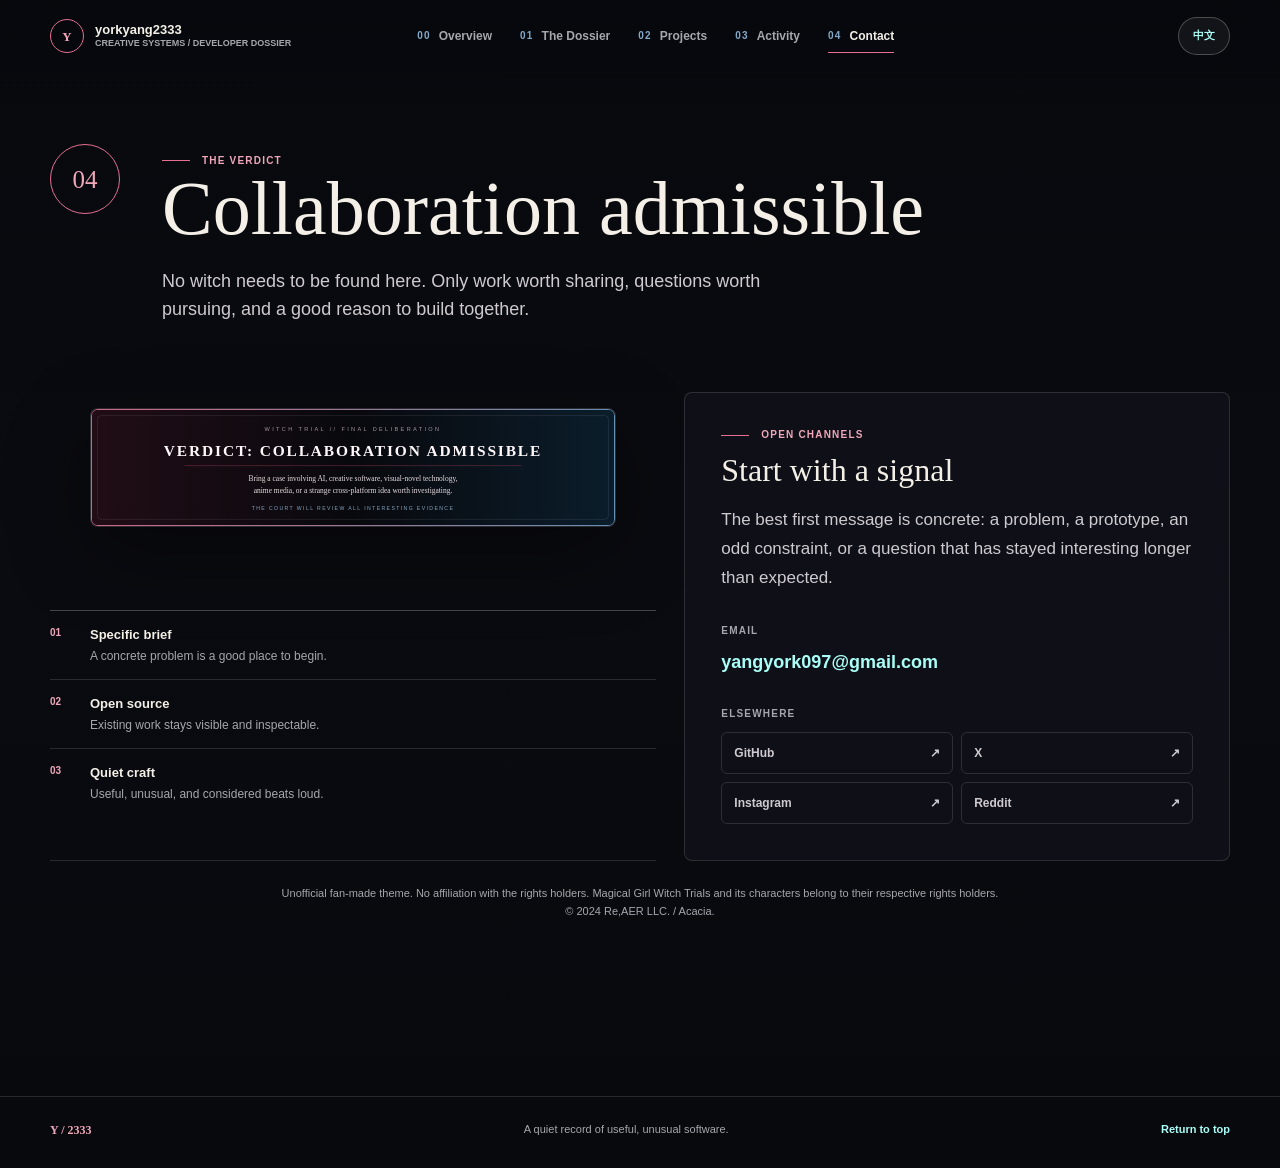
<file: website/verdict.html>
<!doctype html>
<html lang="en">
<head>
  <meta charset="utf-8">
  <meta name="viewport" content="width=device-width, initial-scale=1">
  <meta name="description" content="Contact yorkyang2333 for thoughtful collaborations and useful, unusual software.">
  <link rel="icon" href="https://github.com/yorkyang2333.png" type="image/jpeg">
  <title data-i18n="documentTitle.verdict">The Verdict | yorkyang2333</title>
  <link rel="stylesheet" href="styles.css">
</head>
<body data-page="verdict">
  <a class="skip-link" href="#main" data-i18n="skipLink">Skip to content</a>
  <header class="site-header"><div class="header-inner"><a class="brand" href="index.html" aria-label="yorkyang2333 overview"><span class="brand-mark" aria-hidden="true">Y</span><span class="brand-copy"><strong>yorkyang2333</strong><small data-i18n="brandRole">CREATIVE SYSTEMS / DEVELOPER DOSSIER</small></span></a><nav class="desktop-nav" aria-label="Primary navigation"><a class="nav-link" data-nav="home" href="index.html"><span class="nav-index">00</span><span data-i18n="nav.home">Overview</span></a><a class="nav-link" data-nav="dossier" href="dossier.html"><span class="nav-index">01</span><span data-i18n="nav.dossier">The Dossier</span></a><a class="nav-link" data-nav="investigation" href="investigation.html"><span class="nav-index">02</span><span data-i18n="nav.investigation">Projects</span></a><a class="nav-link" data-nav="ledger" href="ledger.html"><span class="nav-index">03</span><span data-i18n="nav.ledger">Activity</span></a><a class="nav-link" data-nav="verdict" href="verdict.html"><span class="nav-index">04</span><span data-i18n="nav.verdict">Contact</span></a></nav><div class="header-actions"><button class="language-toggle" id="language-toggle" type="button" data-language-value aria-label="Switch language">中文</button><button class="nav-toggle" id="nav-toggle" type="button" aria-controls="mobile-nav" aria-expanded="false" data-i18n="menu">Menu</button></div></div></header>
  <dialog class="mobile-nav" id="mobile-nav"><div class="dialog-top"><span>yorkyang2333 / navigation</span><button class="dialog-close" id="nav-close" type="button" data-i18n="close">Close</button></div><nav class="mobile-nav-links" aria-label="Mobile navigation"><a class="nav-link" data-nav="home" href="index.html"><span data-i18n="nav.home">Overview</span><span aria-hidden="true">↗</span></a><a class="nav-link" data-nav="dossier" href="dossier.html"><span data-i18n="nav.dossier">The Dossier</span><span aria-hidden="true">↗</span></a><a class="nav-link" data-nav="investigation" href="investigation.html"><span data-i18n="nav.investigation">Projects</span><span aria-hidden="true">↗</span></a><a class="nav-link" data-nav="ledger" href="ledger.html"><span data-i18n="nav.ledger">Activity</span><span aria-hidden="true">↗</span></a><a class="nav-link" data-nav="verdict" href="verdict.html"><span data-i18n="nav.verdict">Contact</span><span aria-hidden="true">↗</span></a></nav></dialog>
  <main id="main"><div class="page-shell">
    <section class="page-intro-wrap"><div class="page-heading reveal is-visible"><span class="page-number" data-i18n="verdict.number">04</span><div><span class="eyebrow" data-i18n="verdict.eyebrow">THE VERDICT</span><h1 data-i18n="verdict.title">Collaboration admissible</h1><p class="page-intro" data-i18n="verdict.intro">No witch needs to be found here. Only work worth sharing, questions worth pursuing, and a good reason to build together.</p></div></div></section>
    <section class="section"><div class="contact-layout"><div class="verdict-side reveal"><figure class="art-panel verdict-art"><img src="assets/theme/final-verdict.svg" data-i18n="verdict.artAlt" data-i18n-attr="alt" alt="Final verdict: collaboration admissible"></figure><div class="verdict-signals"><div class="verdict-signal"><span class="signal-code">01</span><span><strong data-i18n="verdict.signalOne">Specific brief</strong><small data-i18n="verdict.signalOneBody">A concrete problem is a good place to begin.</small></span></div><div class="verdict-signal"><span class="signal-code">02</span><span><strong data-i18n="verdict.signalTwo">Open source</strong><small data-i18n="verdict.signalTwoBody">Existing work stays visible and inspectable.</small></span></div><div class="verdict-signal"><span class="signal-code">03</span><span><strong data-i18n="verdict.signalThree">Quiet craft</strong><small data-i18n="verdict.signalThreeBody">Useful, unusual, and considered beats loud.</small></span></div></div></div><article class="contact-copy reveal" style="--delay: 100ms"><span class="eyebrow" data-i18n="verdict.contactEyebrow">OPEN CHANNELS</span><h2 data-i18n="verdict.contactTitle">Start with a signal</h2><p data-i18n="verdict.contactBody">The best first message is concrete: a problem, a prototype, an odd constraint, or a question that has stayed interesting longer than expected.</p><div class="contact-group"><span class="contact-label" data-i18n="verdict.emailLabel">Email</span><a class="email-link" href="mailto:yangyork097@gmail.com">yangyork097@gmail.com</a></div><div class="contact-group"><span class="contact-label" data-i18n="verdict.socialLabel">Elsewhere</span><div class="social-links" id="social-links"></div></div></article></div><p class="legal-copy reveal" data-i18n="verdict.legal">Unofficial fan-made theme. No affiliation with the rights holders. Magical Girl Witch Trials and its characters belong to their respective rights holders. © 2024 Re,AER LLC. / Acacia.</p></section>
  </div></main>
  <footer class="site-footer"><div class="page-shell footer-inner"><span class="footer-mark" data-i18n="footer.mark">Y / 2333</span><span class="footer-line" data-i18n="footer.line">A quiet record of useful, unusual software.</span><a class="footer-top" href="#main" data-i18n="footer.top">Return to top</a></div></footer>
  <script src="content.js"></script><script src="app.js"></script>
</body>
</html>
</file>
<file: styles.css>
:root {
  color-scheme: dark;
  --bg: #08090d;
  --bg-soft: #0f1118;
  --surface: rgba(19, 21, 29, 0.82);
  --surface-strong: #151820;
  --paper: #f4f0e8;
  --muted: #a6a6ad;
  --muted-strong: #cecad0;
  --pink: #e56e91;
  --pink-soft: #f0a7b9;
  --blue: #83a9c8;
  --cyan: #a9fef7;
  --gold: #eed19b;
  --line: rgba(255, 255, 255, 0.13);
  --line-bright: rgba(255, 255, 255, 0.24);
  --shadow: 0 24px 80px rgba(0, 0, 0, 0.42);
  --content-width: 1180px;
  --ease-out: cubic-bezier(0.23, 1, 0.32, 1);
  --ease-in-out: cubic-bezier(0.77, 0, 0.175, 1);
  --duration-press: 140ms;
  --duration-panel: 280ms;
  --duration-reveal: 440ms;
}

* {
  box-sizing: border-box;
}

html {
  background: var(--bg);
  scroll-behavior: smooth;
}

body {
  margin: 0;
  min-width: 320px;
  background:
    linear-gradient(180deg, #08090d 0%, #0a0b10 48%, #08090d 100%);
  color: var(--paper);
  font: 16px/1.55 -apple-system, BlinkMacSystemFont, "SF Pro Display", "Segoe UI", sans-serif;
  -webkit-font-smoothing: antialiased;
}

body::before {
  position: fixed;
  z-index: -1;
  inset: 0;
  pointer-events: none;
  content: "";
  background-image: linear-gradient(rgba(255, 255, 255, 0.02) 1px, transparent 1px), linear-gradient(90deg, rgba(255, 255, 255, 0.02) 1px, transparent 1px);
  background-size: 72px 72px;
  mask-image: linear-gradient(to bottom, black, transparent 76%);
}

a {
  color: inherit;
  text-decoration: none;
}

button,
a {
  -webkit-tap-highlight-color: transparent;
}

button {
  color: inherit;
  font: inherit;
}

button:focus-visible,
a:focus-visible {
  outline: 2px solid var(--cyan);
  outline-offset: 4px;
}

img {
  display: block;
  max-width: 100%;
}

.visually-hidden {
  position: absolute;
  width: 1px;
  height: 1px;
  padding: 0;
  margin: -1px;
  overflow: hidden;
  clip: rect(0, 0, 0, 0);
  white-space: nowrap;
  border: 0;
}

.skip-link {
  position: fixed;
  z-index: 20;
  top: 14px;
  left: 16px;
  padding: 10px 14px;
  transform: translateY(-150%);
  border: 1px solid var(--cyan);
  background: var(--bg);
  color: var(--cyan);
}

.skip-link:focus {
  transform: translateY(0);
}

.site-header {
  position: fixed;
  z-index: 10;
  top: 0;
  right: 0;
  left: 0;
  height: 72px;
  background: rgba(8, 9, 13, 0.7);
  backdrop-filter: blur(24px) saturate(135%);
  -webkit-backdrop-filter: blur(24px) saturate(135%);
}

.site-header::after {
  position: absolute;
  right: 0;
  bottom: -18px;
  left: 0;
  height: 18px;
  pointer-events: none;
  content: "";
  background: linear-gradient(to bottom, rgba(8, 9, 13, 0.18), transparent);
}

.header-inner {
  display: flex;
  align-items: center;
  justify-content: space-between;
  width: min(var(--content-width), calc(100% - 48px));
  height: 100%;
  margin: 0 auto;
}

.brand {
  display: inline-flex;
  align-items: center;
  gap: 11px;
  min-width: 210px;
}

.brand-mark {
  display: grid;
  width: 34px;
  height: 34px;
  place-items: center;
  border: 1px solid var(--pink);
  border-radius: 50%;
  color: var(--pink-soft);
  font: 700 13px/1 Georgia, serif;
}

.brand-copy {
  display: grid;
  gap: 1px;
}

.brand-copy strong {
  font-size: 13px;
  font-weight: 700;
  line-height: 1.1;
}

.brand-copy small {
  color: var(--muted);
  font-size: 9px;
  font-weight: 700;
  line-height: 1.2;
  text-transform: uppercase;
}

.desktop-nav {
  display: flex;
  align-items: center;
  gap: 4px;
}

.nav-link {
  position: relative;
  display: inline-flex;
  align-items: center;
  gap: 8px;
  min-height: 40px;
  padding: 8px 12px;
  color: var(--muted);
  font-size: 12px;
  font-weight: 600;
  transition: color 180ms ease, transform 180ms var(--ease-out);
}

.nav-link::after {
  position: absolute;
  right: 12px;
  bottom: 3px;
  left: 12px;
  height: 1px;
  transform: scaleX(0);
  transform-origin: left;
  background: var(--pink);
  content: "";
  transition: transform 180ms var(--ease-out);
}

.nav-link:hover,
.nav-link.is-current {
  color: var(--paper);
}

.nav-link.is-current::after,
.nav-link:hover::after {
  transform: scaleX(1);
}

.nav-index,
.project-number,
.eyebrow,
.meta-label,
.record-status,
.kpi-label,
.section-kicker {
  color: var(--pink-soft);
  font-size: 10px;
  font-weight: 700;
  letter-spacing: 0.12em;
  line-height: 1.2;
  text-transform: uppercase;
}

.nav-index {
  color: var(--blue);
  font-variant-numeric: tabular-nums;
}

.header-actions {
  display: flex;
  align-items: center;
  justify-content: flex-end;
  gap: 8px;
  min-width: 210px;
}

.language-toggle,
.nav-toggle,
.dialog-close {
  min-height: 38px;
  border: 1px solid var(--line-bright);
  border-radius: 999px;
  background: rgba(255, 255, 255, 0.05);
  cursor: pointer;
  font-size: 11px;
  font-weight: 700;
  transition: background 180ms ease, border-color 180ms ease, transform var(--duration-press) var(--ease-out);
}

.language-toggle {
  padding: 8px 14px;
  color: var(--cyan);
}

.nav-toggle,
.dialog-close {
  display: none;
  padding: 8px 14px;
}

.language-toggle:hover,
.nav-toggle:hover,
.dialog-close:hover {
  border-color: rgba(169, 254, 247, 0.6);
  background: rgba(169, 254, 247, 0.09);
}

.language-toggle:active,
.nav-toggle:active,
.dialog-close:active,
.button:active,
.social-link:active {
  transform: scale(0.97);
}

.mobile-nav {
  width: min(420px, calc(100% - 24px));
  margin: auto 12px 12px auto;
  padding: 0;
  transform: translateY(14px) scale(0.98);
  border: 1px solid var(--line-bright);
  border-radius: 18px;
  background: rgba(18, 20, 27, 0.96);
  color: var(--paper);
  box-shadow: var(--shadow);
  opacity: 0;
  transition: opacity 220ms ease, transform var(--duration-panel) var(--ease-out), display var(--duration-panel) allow-discrete;
}

.mobile-nav[open] {
  transform: translateY(0) scale(1);
  opacity: 1;
}

.mobile-nav::backdrop {
  background: rgba(0, 0, 0, 0.5);
  backdrop-filter: blur(5px);
}

.dialog-top {
  display: flex;
  align-items: center;
  justify-content: space-between;
  padding: 18px 20px;
  border-bottom: 1px solid var(--line);
}

.dialog-top span {
  color: var(--muted);
  font-size: 11px;
  font-weight: 700;
  letter-spacing: 0.12em;
  text-transform: uppercase;
}

.dialog-close {
  display: inline-flex;
  min-height: 34px;
  align-items: center;
}

.mobile-nav-links {
  display: grid;
  gap: 4px;
  padding: 12px;
}

.mobile-nav-links .nav-link {
  justify-content: space-between;
  min-height: 50px;
  padding: 12px 14px;
  border-radius: 10px;
  background: rgba(255, 255, 255, 0.03);
}

.mobile-nav-links .nav-link::after {
  display: none;
}

.mobile-nav-links .nav-link.is-current {
  background: rgba(229, 110, 145, 0.1);
  color: var(--paper);
}

.page-shell {
  width: min(var(--content-width), calc(100% - 48px));
  margin: 0 auto;
}

main {
  overflow: clip;
  padding-top: 72px;
}

.hero {
  position: relative;
  display: flex;
  min-height: min(640px, calc(100svh - 160px));
  align-items: flex-end;
  padding: 80px 0 78px;
  isolation: isolate;
}

.hero::after {
  position: absolute;
  z-index: -1;
  right: -10vw;
  bottom: 0;
  left: -10vw;
  height: 38%;
  background: linear-gradient(to bottom, transparent, var(--bg));
  content: "";
}

.hero-visual {
  position: absolute;
  z-index: -2;
  inset: 0 calc((var(--content-width) - 100vw) / 2) 0;
  overflow: hidden;
  background: #1b1921;
}

.hero-visual::after {
  position: absolute;
  inset: 0;
  background: linear-gradient(90deg, rgba(8, 9, 13, 0.94) 0%, rgba(8, 9, 13, 0.68) 34%, rgba(8, 9, 13, 0.1) 72%), linear-gradient(0deg, rgba(8, 9, 13, 0.86) 0%, transparent 55%);
  content: "";
}

.hero-visual img {
  width: 100%;
  height: 100%;
  object-fit: cover;
  object-position: center;
  opacity: 0.72;
}

.hero-content {
  max-width: 760px;
}

.eyebrow {
  display: inline-flex;
  align-items: center;
  gap: 12px;
}

.eyebrow::before {
  width: 28px;
  height: 1px;
  background: var(--pink);
  content: "";
}

.hero-title-art {
  width: min(720px, 100%);
  margin: 22px 0 20px;
  filter: drop-shadow(0 20px 24px rgba(0, 0, 0, 0.45));
}

.hero-description,
.page-intro {
  max-width: 650px;
  margin: 0;
  color: var(--muted-strong);
  font-size: 18px;
  line-height: 1.6;
}

.hero-actions,
.button-row {
  display: flex;
  flex-wrap: wrap;
  gap: 12px;
  margin-top: 30px;
}

.button {
  display: inline-flex;
  min-height: 44px;
  align-items: center;
  justify-content: center;
  gap: 10px;
  padding: 10px 18px;
  border: 1px solid var(--pink);
  border-radius: 999px;
  background: var(--pink);
  color: #160a0f;
  font-size: 12px;
  font-weight: 800;
  transition: background 180ms ease, color 180ms ease, border-color 180ms ease, transform 180ms var(--ease-out);
}

.button:hover {
  background: var(--pink-soft);
  border-color: var(--pink-soft);
}

.button.secondary {
  border-color: var(--line-bright);
  background: rgba(255, 255, 255, 0.05);
  color: var(--paper);
}

.button.secondary:hover {
  border-color: var(--cyan);
  background: rgba(169, 254, 247, 0.08);
  color: var(--cyan);
}

.hero-meta {
  display: grid;
  grid-template-columns: repeat(3, minmax(0, 1fr));
  gap: 24px;
  max-width: 720px;
  margin-top: 54px;
  padding-top: 18px;
  border-top: 1px solid var(--line);
}

.meta-item {
  display: grid;
  gap: 7px;
}

.meta-value {
  color: var(--paper);
  font-size: 12px;
  font-weight: 600;
}

.scroll-cue {
  position: absolute;
  right: 0;
  bottom: 28px;
  display: inline-flex;
  align-items: center;
  gap: 8px;
  color: var(--muted);
  font-size: 11px;
  writing-mode: vertical-rl;
  transform: rotate(180deg);
}

.scroll-cue::before {
  width: 1px;
  height: 46px;
  background: var(--pink);
  content: "";
}

.section {
  padding: 96px 0;
}

.signal-strip {
  display: grid;
  grid-template-columns: 0.78fr 1.22fr;
  gap: 44px;
  align-items: end;
  padding: 28px 0;
  border-top: 1px solid var(--line-bright);
  border-bottom: 1px solid var(--line);
}

.signal-heading h2 {
  margin: 10px 0 0;
  color: var(--paper);
  font-family: Georgia, "Times New Roman", serif;
  font-size: 28px;
  font-weight: 400;
  line-height: 1.1;
}

.signal-list {
  display: grid;
  grid-template-columns: repeat(2, minmax(0, 1fr));
  gap: 8px 24px;
}

.signal-item {
  display: grid;
  grid-template-columns: 28px minmax(0, 1fr) 18px;
  gap: 10px;
  align-items: center;
  min-height: 50px;
  border-bottom: 1px solid var(--line);
  color: var(--muted-strong);
  transition: color 180ms ease, border-color 180ms ease, transform 220ms var(--ease-out);
}

.signal-item:hover {
  border-color: var(--pink);
  color: var(--paper);
  transform: translateX(5px);
}

.signal-code {
  color: var(--pink-soft);
  font-size: 10px;
  font-weight: 700;
}

.signal-copy {
  display: grid;
  gap: 2px;
  min-width: 0;
}

.signal-copy strong {
  overflow: hidden;
  font-size: 13px;
  font-weight: 650;
  text-overflow: ellipsis;
  white-space: nowrap;
}

.signal-copy small {
  overflow: hidden;
  color: var(--blue);
  font-size: 9px;
  font-weight: 700;
  letter-spacing: 0.08em;
  text-overflow: ellipsis;
  text-transform: uppercase;
  white-space: nowrap;
}

.signal-arrow {
  color: var(--cyan);
  transition: transform 180ms var(--ease-out);
}

.signal-item:hover .signal-arrow {
  transform: translate(3px, -3px);
}

.section-header {
  display: grid;
  grid-template-columns: minmax(0, 0.75fr) minmax(0, 1.25fr);
  gap: 50px;
  align-items: end;
  margin-bottom: 44px;
}

.section-header h2,
.page-heading h1 {
  margin: 12px 0 0;
  color: var(--paper);
  font-family: Georgia, "Times New Roman", serif;
  font-size: 48px;
  font-weight: 400;
  line-height: 1.05;
}

body[data-page="dossier"] .section {
  padding: 36px 0;
}

body[data-page="dossier"] .page-intro-wrap + .section {
  padding-top: 16px;
}

body[data-page="dossier"] .section-header {
  grid-template-columns: 1fr;
  margin-bottom: 28px;
}

.section-header p,
.note-body,
.project-card p,
.route-card p,
.witness-card p,
.area p,
.contact-copy p {
  margin: 0;
  color: var(--muted);
}

.witness-grid {
  display: grid;
  grid-template-columns: repeat(3, minmax(0, 1fr));
  gap: 14px;
}

.witness-card {
  overflow: hidden;
  border: 1px solid var(--line);
  border-radius: 8px;
  background: rgba(17, 18, 24, 0.72);
  transition: border-color 180ms ease, transform 240ms var(--ease-out), background 180ms ease;
}

.witness-card:hover {
  border-color: rgba(229, 110, 145, 0.5);
  background: rgba(25, 24, 31, 0.9);
  transform: translateY(-6px);
}

.witness-image {
  aspect-ratio: 1.55 / 1;
  overflow: hidden;
  background: #181920;
}

.witness-image img {
  width: 100%;
  height: 100%;
  object-fit: cover;
  object-position: top center;
  filter: saturate(0.84);
  transition: transform 360ms var(--ease-out);
}

.witness-card:hover .witness-image img {
  transform: scale(1.04);
}

.witness-copy {
  padding: 22px 22px 24px;
}

.witness-card h3,
.area h3,
.project-card h3,
.route-card h3 {
  margin: 8px 0 8px;
  color: var(--paper);
  font-size: 19px;
  font-weight: 600;
  line-height: 1.2;
}

.witness-role {
  display: block;
  margin-bottom: 14px;
  color: var(--blue);
  font-size: 11px;
  font-weight: 700;
  text-transform: uppercase;
}

.witness-card p {
  font-size: 14px;
}

.route-section {
  padding-top: 40px;
}

.route-grid {
  display: grid;
  grid-template-columns: repeat(4, minmax(0, 1fr));
  gap: 12px;
}

.route-card {
  position: relative;
  min-height: 190px;
  padding: 22px;
  border-top: 1px solid var(--line-bright);
  background: rgba(255, 255, 255, 0.025);
  transition: background 180ms ease, border-color 180ms ease, transform 240ms var(--ease-out);
}

.route-card:hover {
  border-color: var(--pink);
  background: rgba(229, 110, 145, 0.07);
  transform: translateY(-5px);
}

.route-card p {
  font-size: 13px;
}

.route-card .text-link {
  position: absolute;
  right: 22px;
  bottom: 20px;
}

.text-link {
  display: inline-flex;
  align-items: center;
  gap: 7px;
  color: var(--cyan);
  font-size: 12px;
  font-weight: 700;
}

.text-link span {
  transition: transform 180ms var(--ease-out);
}

.text-link:hover span {
  transform: translate(3px, -3px);
}

.page-intro-wrap {
  max-width: var(--content-width);
  padding: 72px 0 44px;
}

.page-intro-wrap + .section {
  padding-top: 24px;
}

.dossier-intro-wrap {
  display: grid;
  grid-template-columns: minmax(0, 1.15fr) minmax(280px, 0.65fr);
  gap: 64px;
  align-items: end;
}

.dossier-mini-facts {
  display: grid;
  gap: 14px;
  padding: 10px 0 4px 24px;
  border-left: 1px solid var(--line-bright);
}

.mini-fact {
  display: grid;
  grid-template-columns: 28px minmax(0, 1fr);
  gap: 10px;
  align-items: start;
  padding-bottom: 13px;
  border-bottom: 1px solid var(--line);
}

.mini-fact:last-child {
  padding-bottom: 0;
  border-bottom: 0;
}

.mini-fact small,
.mini-fact strong {
  display: block;
}

.mini-fact small {
  margin-bottom: 3px;
  color: var(--muted);
  font-size: 10px;
  font-weight: 700;
  letter-spacing: 0.08em;
  text-transform: uppercase;
}

.mini-fact strong {
  color: var(--paper);
  font-size: 13px;
  font-weight: 600;
  line-height: 1.4;
}

.page-heading {
  display: grid;
  grid-template-columns: 92px minmax(0, 1fr);
  gap: 20px;
  align-items: start;
}

.page-number {
  display: grid;
  width: 70px;
  height: 70px;
  place-items: center;
  border: 1px solid var(--pink);
  border-radius: 50%;
  color: var(--pink-soft);
  font: 400 25px/1 Georgia, serif;
}

.page-heading h1 {
  margin-top: 0;
  font-size: 76px;
}

.page-heading .page-intro {
  grid-column: 2;
  margin-top: 18px;
}

.art-panel {
  overflow: hidden;
  border: 1px solid var(--line);
  border-radius: 8px;
  background: #0b0c11;
  box-shadow: var(--shadow);
}

.art-panel img {
  width: 100%;
}

.record-layout {
  display: grid;
  grid-template-columns: minmax(0, 1.55fr) minmax(240px, 0.45fr);
  gap: 28px;
  align-items: start;
}

.portrait {
  display: flex;
  min-height: 100%;
  flex-direction: column;
  justify-content: flex-end;
  overflow: hidden;
  border-bottom: 1px solid var(--line);
  background: #14131b;
}

.portrait img {
  width: 100%;
  max-height: 430px;
  margin: auto auto 0;
  object-fit: cover;
  object-position: top center;
}

.portrait figcaption {
  padding: 14px 18px;
  border-top: 1px solid var(--line);
  color: var(--blue);
  font-size: 10px;
  font-weight: 700;
  letter-spacing: 0.11em;
  text-align: center;
  text-transform: uppercase;
}

.facts-panel {
  display: flex;
  flex-direction: column;
  justify-content: space-between;
  padding: 28px;
  border: 1px solid var(--line);
  border-radius: 8px;
  background: rgba(19, 21, 29, 0.76);
}

.facts-panel h2,
.principle h2,
.note h2,
.contact-copy h2 {
  margin: 12px 0 28px;
  font-family: Georgia, "Times New Roman", serif;
  font-size: 32px;
  font-weight: 400;
  line-height: 1.1;
}

.fact-list {
  display: grid;
  grid-template-columns: repeat(4, minmax(0, 1fr));
  gap: 0;
  margin: 0;
}

.fact {
  display: grid;
  gap: 4px;
  padding: 4px 20px 4px 0;
  margin-right: 20px;
  border-right: 1px solid var(--line);
}

.fact:last-child {
  padding-right: 0;
  margin-right: 0;
  border-right: 0;
}

.fact dt {
  color: var(--muted);
  font-size: 11px;
  text-transform: uppercase;
}

.fact dd {
  margin: 0;
  color: var(--paper);
  font-size: 14px;
  font-weight: 600;
}

.principle-grid {
  display: grid;
  grid-template-columns: minmax(0, 1fr) minmax(0, 1fr);
  gap: 28px;
  align-items: start;
}

.principle,
.note,
.contact-copy {
  padding: 36px;
  border: 1px solid var(--line);
  border-radius: 8px;
  background: rgba(19, 21, 29, 0.64);
}

.principle h2,
.note h2,
.contact-copy h2 {
  max-width: 480px;
  margin-bottom: 18px;
}

.principle p,
.note p,
.contact-copy p {
  max-width: 600px;
  margin: 0;
  color: var(--muted-strong);
  font-size: 17px;
  line-height: 1.7;
}

.tech-art {
  margin-top: 22px;
  border: 1px solid var(--line);
  border-radius: 8px;
  background: #0b0c11;
}

.dossier-tech-column {
  min-width: 0;
}

.loop-grid {
  display: grid;
  grid-template-columns: repeat(4, minmax(0, 1fr));
  gap: 18px;
}

.loop-step {
  min-height: 150px;
  padding: 18px 18px 20px 0;
  border-top: 1px solid var(--line-bright);
}

.loop-step h3 {
  margin: 20px 0 8px;
  color: var(--paper);
  font-size: 18px;
  font-weight: 650;
}

.loop-step p {
  max-width: 220px;
  margin: 0;
  color: var(--muted);
  font-size: 13px;
  line-height: 1.55;
}

.dossier-tech-notes {
  display: grid;
  margin-top: 22px;
  border-top: 1px solid var(--line-bright);
  border-bottom: 1px solid var(--line);
}

.tech-note {
  display: grid;
  grid-template-columns: 28px minmax(0, 1fr);
  gap: 10px;
  align-items: start;
  padding: 13px 0;
  border-bottom: 1px solid var(--line);
}

.tech-note:last-child {
  border-bottom: 0;
}

.tech-note small,
.tech-note strong {
  display: block;
}

.tech-note small {
  margin-bottom: 3px;
  color: var(--muted);
  font-size: 10px;
  font-weight: 700;
  letter-spacing: 0.08em;
  text-transform: uppercase;
}

.tech-note strong {
  color: var(--paper);
  font-size: 13px;
  font-weight: 600;
}

.areas-grid {
  display: grid;
  grid-template-columns: repeat(3, minmax(0, 1fr));
  gap: 28px;
}

.area {
  padding-top: 20px;
  border-top: 1px solid var(--line-bright);
}

.area h3 {
  margin-top: 12px;
}

.area p {
  font-size: 14px;
}

.project-grid {
  display: grid;
  grid-template-columns: repeat(2, minmax(0, 1fr));
  gap: 18px;
}

.project-card {
  display: block;
  min-width: 0;
  padding: 12px 12px 24px;
  border: 1px solid var(--line);
  border-radius: 8px;
  background: rgba(15, 16, 22, 0.76);
  transition: border-color 180ms ease, background 180ms ease, transform 240ms var(--ease-out);
}

.project-card:hover {
  border-color: var(--pink);
  background: rgba(25, 23, 31, 0.94);
  transform: translateY(-6px);
}

.project-card-art {
  overflow: hidden;
  border-radius: 5px;
  background: #08090d;
}

.project-card-art img {
  width: 100%;
  transition: transform 280ms var(--ease-out);
}

.project-card:hover .project-card-art img {
  transform: scale(1.025);
}

.project-card-meta {
  display: flex;
  justify-content: space-between;
  gap: 14px;
  margin: 20px 4px 0;
}

.project-tag {
  color: var(--blue);
  font-size: 10px;
  font-weight: 700;
  text-align: right;
  text-transform: uppercase;
}

.project-card h3,
.project-card p,
.project-card .text-link {
  margin-right: 4px;
  margin-left: 4px;
}

.project-card h3 {
  margin-top: 10px;
  margin-bottom: 7px;
}

.project-card p {
  min-height: 48px;
  font-size: 14px;
}

.project-card .text-link {
  margin-top: 18px;
}

.note-section {
  padding-top: 50px;
}

.note {
  border-color: rgba(112, 155, 192, 0.38);
  background: rgba(15, 24, 34, 0.58);
}

.note .eyebrow {
  color: var(--blue);
}

.note .eyebrow::before {
  background: var(--blue);
}

.record-status {
  display: inline-flex;
  align-items: center;
  gap: 9px;
  padding: 9px 12px;
  border: 1px solid var(--line-bright);
  border-radius: 999px;
  color: var(--cyan);
}

.record-status::before {
  width: 7px;
  height: 7px;
  border-radius: 50%;
  background: currentColor;
  box-shadow: 0 0 0 4px rgba(169, 254, 247, 0.1);
  content: "";
}

.record-status.snapshot {
  color: var(--gold);
}

.record-status.snapshot::before {
  box-shadow: 0 0 0 4px rgba(238, 209, 155, 0.1);
}

.record-status.error {
  color: var(--pink-soft);
}

.status-detail {
  color: var(--muted);
  font-size: 10px;
  font-weight: 600;
  letter-spacing: 0.05em;
  text-transform: none;
}

.ledger-top {
  display: flex;
  align-items: center;
  justify-content: space-between;
  gap: 24px;
  margin-bottom: 32px;
}

.kpi-grid {
  display: grid;
  grid-template-columns: repeat(4, minmax(0, 1fr));
  gap: 12px;
  margin-bottom: 80px;
}

.kpi {
  display: grid;
  min-height: 140px;
  align-content: space-between;
  padding: 20px;
  border-top: 1px solid var(--line-bright);
  background: rgba(255, 255, 255, 0.025);
}

.kpi strong {
  color: var(--paper);
  font-family: Georgia, "Times New Roman", serif;
  font-size: 42px;
  font-weight: 400;
  line-height: 1;
}

.ledger-grid {
  display: grid;
  grid-template-columns: minmax(0, 0.9fr) minmax(0, 1.1fr);
  gap: 52px;
  align-items: stretch;
}

.ledger-grid > div:first-child,
.ledger-grid > .ledger-block {
  min-height: 100%;
}

.ledger-grid > div:first-child {
  display: flex;
  flex-direction: column;
  border-bottom: 1px solid var(--line);
}

.ledger-grid > div:first-child > .ledger-block:first-child {
  display: flex;
  flex: 1;
  flex-direction: column;
}

.ledger-grid > div:first-child > .ledger-block:first-child .activity-list {
  display: flex;
  flex: 1;
  flex-direction: column;
}

.ledger-grid > div:first-child > .ledger-block:first-child .activity-item {
  flex: 1;
}

.ledger-block + .ledger-block {
  margin-top: 70px;
}

.ledger-block h2 {
  margin: 12px 0 10px;
  font-family: Georgia, "Times New Roman", serif;
  font-size: 34px;
  font-weight: 400;
  line-height: 1.1;
}

.ledger-block > p {
  margin: 0 0 24px;
  color: var(--muted);
  font-size: 14px;
}

.activity-list,
.repo-list {
  display: grid;
  gap: 0;
  margin: 0;
  padding: 0;
  list-style: none;
}

.activity-item {
  display: grid;
  grid-template-columns: 15px minmax(0, 1fr) auto;
  gap: 12px;
  align-items: start;
  padding: 15px 0;
  border-bottom: 1px solid var(--line);
  color: var(--muted);
  font-size: 13px;
}

.activity-dot {
  width: 8px;
  height: 8px;
  margin-top: 6px;
  border: 1px solid var(--pink);
  border-radius: 50%;
}

.activity-copy strong {
  color: var(--muted-strong);
  font-weight: 600;
}

.activity-copy a {
  color: var(--cyan);
  font-weight: 600;
}

.activity-item time {
  color: var(--muted);
  font-size: 11px;
  white-space: nowrap;
}

.repo-row {
  display: grid;
  grid-template-columns: 34px minmax(0, 1fr) 92px 112px 20px;
  gap: 12px;
  align-items: center;
  padding: 18px 0;
  border-bottom: 1px solid var(--line);
  transition: color 200ms ease, transform 260ms var(--ease-out);
}

.repo-row:hover {
  color: var(--cyan);
  transform: translateX(5px);
}

.repo-index {
  color: var(--pink-soft);
  font-size: 11px;
  font-weight: 700;
}

.repo-main {
  display: grid;
  min-width: 0;
  gap: 3px;
}

.repo-main strong {
  overflow: hidden;
  color: var(--paper);
  font-size: 14px;
  font-weight: 700;
  text-overflow: ellipsis;
  white-space: nowrap;
}

.repo-main span {
  overflow: hidden;
  color: var(--muted);
  font-size: 12px;
  text-overflow: ellipsis;
  white-space: nowrap;
}

.repo-language,
.repo-date {
  color: var(--muted);
  font-size: 11px;
  white-space: nowrap;
}

.repo-language {
  display: inline-flex;
  align-items: center;
  gap: 6px;
}

.repo-language i {
  display: inline-block;
  width: 7px;
  height: 7px;
  border-radius: 50%;
  background: var(--language-color);
}

.repo-arrow {
  color: var(--cyan);
  font-size: 16px;
}

.empty-state {
  padding: 20px 0;
  color: var(--muted);
}

.github-loading {
  margin: 18px 0;
  color: var(--muted);
  font-size: 13px;
}

.fallback-stats[hidden] {
  display: none;
}

.fallback-stats {
  display: grid;
  grid-template-columns: 1fr 1fr;
  gap: 12px;
  margin-top: 24px;
}

.fallback-stats img {
  width: 100%;
  border: 1px solid var(--line);
  border-radius: 6px;
  background: #141321;
}

.fallback-stats img:first-child {
  grid-column: 1 / -1;
}

.contact-layout {
  display: grid;
  grid-template-columns: minmax(0, 1fr) minmax(320px, 0.9fr);
  gap: 28px;
  align-items: stretch;
}

.verdict-art {
  display: flex;
  align-self: start;
  min-height: 0;
  align-items: center;
  background: #0b0c11;
}

.verdict-side {
  display: grid;
  gap: 24px;
}

.verdict-signals {
  border-top: 1px solid var(--line-bright);
  border-bottom: 1px solid var(--line);
}

.verdict-signal {
  display: grid;
  grid-template-columns: 28px minmax(0, 1fr);
  gap: 12px;
  align-items: start;
  padding: 14px 0;
  border-bottom: 1px solid var(--line);
}

.verdict-signal:last-child {
  border-bottom: 0;
}

.verdict-signal strong,
.verdict-signal small {
  display: block;
}

.verdict-signal strong {
  color: var(--paper);
  font-size: 13px;
  font-weight: 650;
}

.verdict-signal small {
  margin-top: 3px;
  color: var(--muted);
  font-size: 12px;
  line-height: 1.4;
}

.verdict-art img {
  width: 100%;
}

.contact-copy {
  display: flex;
  flex-direction: column;
  justify-content: center;
}

.contact-group {
  margin-top: 30px;
}

.contact-label {
  display: block;
  margin-bottom: 10px;
  color: var(--muted);
  font-size: 10px;
  font-weight: 700;
  letter-spacing: 0.12em;
  text-transform: uppercase;
}

.email-link {
  display: inline-block;
  color: var(--cyan);
  font-size: 18px;
  font-weight: 650;
  overflow-wrap: anywhere;
}

.social-links {
  display: grid;
  grid-template-columns: repeat(2, minmax(0, 1fr));
  gap: 8px;
}

.social-link {
  display: flex;
  align-items: center;
  justify-content: space-between;
  min-height: 42px;
  padding: 9px 12px;
  border: 1px solid var(--line);
  border-radius: 6px;
  color: var(--muted-strong);
  font-size: 12px;
  font-weight: 650;
  transition: border-color 200ms ease, color 200ms ease, background 200ms ease, transform 180ms var(--ease-out);
}

.social-link:hover {
  border-color: var(--blue);
  background: rgba(131, 169, 200, 0.08);
  color: var(--cyan);
}

.legal-copy {
  max-width: 720px;
  margin: 24px auto 0;
  color: var(--muted);
  font-size: 11px;
  line-height: 1.6;
  text-align: center;
}

.site-footer {
  margin-top: 80px;
  border-top: 1px solid var(--line);
}

.footer-inner {
  display: flex;
  align-items: center;
  justify-content: space-between;
  gap: 24px;
  padding: 24px 0 30px;
}

.footer-mark {
  color: var(--pink-soft);
  font: 700 12px/1 Georgia, serif;
}

.footer-line {
  color: var(--muted);
  font-size: 11px;
}

.footer-top {
  color: var(--cyan);
  font-size: 11px;
  font-weight: 700;
}

.reveal {
  opacity: 0;
  transform: translateY(18px);
  transition: opacity var(--duration-reveal) var(--ease-out), transform var(--duration-reveal) var(--ease-out);
  transition-delay: var(--delay, 0ms);
}

.reveal.is-visible {
  opacity: 1;
  transform: translateY(0);
}

@view-transition {
  navigation: auto;
}

::view-transition-old(root),
::view-transition-new(root) {
  animation-duration: 320ms;
  animation-timing-function: var(--ease-out);
}

@media (prefers-reduced-transparency: reduce) {
  .site-header,
  .facts-panel,
  .principle,
  .note,
  .contact-copy,
  .witness-card,
  .project-card,
  .mobile-nav {
    background: var(--surface-strong);
    backdrop-filter: none;
    -webkit-backdrop-filter: none;
  }
}

@media (prefers-contrast: more) {
  :root {
    --line: rgba(255, 255, 255, 0.35);
    --line-bright: rgba(255, 255, 255, 0.65);
    --muted: #d0d0d5;
  }
}

@media (prefers-reduced-motion: reduce) {
  html {
    scroll-behavior: auto;
  }

  *,
  *::before,
  *::after {
    animation-duration: 0.01ms !important;
    animation-iteration-count: 1 !important;
    scroll-behavior: auto !important;
    transition-duration: 0.01ms !important;
  }

  .reveal {
    opacity: 1;
    transform: none;
  }

  ::view-transition-old(root),
  ::view-transition-new(root) {
    animation: none;
  }
}

@media (max-width: 900px) {
  .desktop-nav {
    display: none;
  }

  .header-actions .nav-toggle {
    display: inline-flex;
  }

  .header-actions {
    min-width: 0;
  }

  .brand {
    min-width: 0;
  }

  .route-grid {
    grid-template-columns: repeat(2, minmax(0, 1fr));
  }

  .signal-strip {
    grid-template-columns: 1fr;
    gap: 24px;
  }

  .record-layout,
  .contact-layout {
    grid-template-columns: 1fr;
  }

  .portrait {
    min-height: 520px;
  }

  .ledger-grid {
    grid-template-columns: 1fr;
  }
}

@media (max-width: 680px) {
  .page-shell,
  .header-inner {
    width: min(100% - 36px, var(--content-width));
  }

  .site-header {
    height: 64px;
  }

  main {
    padding-top: 64px;
  }

  .brand-copy small {
    display: none;
  }

  .brand-mark {
    width: 31px;
    height: 31px;
  }

  .language-toggle,
  .nav-toggle {
    min-height: 35px;
    padding: 7px 11px;
  }

  .hero {
    min-height: 620px;
    padding: 54px 0 58px;
  }

  .signal-strip {
    gap: 22px;
    padding: 24px 0;
  }

  .hero-visual {
    right: -50vw;
    left: -50vw;
  }

  .hero-visual img {
    object-position: 58% center;
  }

  .hero-visual::after {
    background: linear-gradient(90deg, rgba(8, 9, 13, 0.96), rgba(8, 9, 13, 0.46)), linear-gradient(0deg, rgba(8, 9, 13, 0.9), transparent 68%);
  }

  .hero-title-art {
    margin-top: 18px;
  }

  .hero-description,
  .page-intro {
    font-size: 16px;
  }

  .hero-meta {
    grid-template-columns: 1fr;
    gap: 12px;
    margin-top: 38px;
  }

  .meta-item {
    grid-template-columns: 150px minmax(0, 1fr);
    align-items: center;
  }

  .scroll-cue {
    display: none;
  }

  .section {
    padding: 78px 0;
  }

  .section-header,
  .page-heading {
    display: block;
  }

  .section-header h2,
  .page-heading h1 {
    font-size: 39px;
  }

  .section-header p {
    margin-top: 20px;
  }

  .witness-grid,
  .project-grid,
  .principle-grid,
  .areas-grid,
  .loop-grid {
    grid-template-columns: 1fr;
  }

  .fact-list {
    grid-template-columns: 1fr;
    gap: 20px;
  }

  .fact,
  .fact:last-child {
    padding: 0 0 16px;
    margin-right: 0;
    border-right: 0;
    border-bottom: 1px solid var(--line);
  }

  .fact:last-child {
    padding-bottom: 0;
    border-bottom: 0;
  }

  .route-grid,
  .kpi-grid {
    grid-template-columns: 1fr 1fr;
  }

  .page-intro-wrap {
    padding: 64px 0 42px;
  }

  .dossier-intro-wrap {
    display: block;
  }

  .dossier-mini-facts {
    margin-top: 30px;
    padding: 20px 0 0;
    border-top: 1px solid var(--line-bright);
    border-left: 0;
  }

  .page-number {
    width: 54px;
    height: 54px;
    margin-bottom: 24px;
    font-size: 20px;
  }

  .page-heading .page-intro {
    margin-top: 20px;
  }

  .facts-panel,
  .principle,
  .note,
  .contact-copy {
    padding: 24px;
  }

  .portrait {
    min-height: 420px;
  }

  .ledger-top {
    align-items: flex-start;
    flex-direction: column;
  }

  .kpi {
    min-height: 118px;
    padding: 16px;
  }

  .kpi strong {
    font-size: 32px;
  }

  .ledger-grid {
    gap: 62px;
  }

  .repo-row {
    grid-template-columns: 26px minmax(0, 1fr) 20px;
  }

  .repo-language,
  .repo-date {
    display: none;
  }

  .activity-item {
    grid-template-columns: 15px minmax(0, 1fr);
  }

  .activity-item time {
    grid-column: 2;
    margin-top: -7px;
  }

  .fallback-stats {
    grid-template-columns: 1fr;
  }

  .fallback-stats img:first-child {
    grid-column: auto;
  }

  .footer-inner {
    align-items: flex-start;
    flex-direction: column;
    gap: 10px;
  }
}

@media (max-width: 420px) {
  .meta-item {
    grid-template-columns: 1fr;
    gap: 3px;
  }

  .route-grid,
  .kpi-grid,
  .social-links,
  .signal-list {
    grid-template-columns: 1fr;
  }

  .project-card-meta {
    align-items: flex-start;
    flex-direction: column;
    gap: 5px;
  }

  .project-tag {
    text-align: left;
  }
}
</file>
<file: website/styles.css>
:root {
  color-scheme: dark;
  --bg: #08090d;
  --bg-soft: #0f1118;
  --surface: rgba(19, 21, 29, 0.82);
  --surface-strong: #151820;
  --paper: #f4f0e8;
  --muted: #a6a6ad;
  --muted-strong: #cecad0;
  --pink: #e56e91;
  --pink-soft: #f0a7b9;
  --blue: #83a9c8;
  --cyan: #a9fef7;
  --gold: #eed19b;
  --line: rgba(255, 255, 255, 0.13);
  --line-bright: rgba(255, 255, 255, 0.24);
  --shadow: 0 24px 80px rgba(0, 0, 0, 0.42);
  --content-width: 1180px;
  --ease-out: cubic-bezier(0.23, 1, 0.32, 1);
  --ease-in-out: cubic-bezier(0.77, 0, 0.175, 1);
  --duration-press: 140ms;
  --duration-panel: 280ms;
  --duration-reveal: 440ms;
}

* {
  box-sizing: border-box;
}

html {
  background: var(--bg);
  scroll-behavior: smooth;
}

body {
  margin: 0;
  min-width: 320px;
  background:
    linear-gradient(180deg, #08090d 0%, #0a0b10 48%, #08090d 100%);
  color: var(--paper);
  font: 16px/1.55 -apple-system, BlinkMacSystemFont, "SF Pro Display", "Segoe UI", sans-serif;
  -webkit-font-smoothing: antialiased;
}

body::before {
  position: fixed;
  z-index: -1;
  inset: 0;
  pointer-events: none;
  content: "";
  background-image: linear-gradient(rgba(255, 255, 255, 0.02) 1px, transparent 1px), linear-gradient(90deg, rgba(255, 255, 255, 0.02) 1px, transparent 1px);
  background-size: 72px 72px;
  mask-image: linear-gradient(to bottom, black, transparent 76%);
}

a {
  color: inherit;
  text-decoration: none;
}

button,
a {
  -webkit-tap-highlight-color: transparent;
}

button {
  color: inherit;
  font: inherit;
}

button:focus-visible,
a:focus-visible {
  outline: 2px solid var(--cyan);
  outline-offset: 4px;
}

img {
  display: block;
  max-width: 100%;
}

.visually-hidden {
  position: absolute;
  width: 1px;
  height: 1px;
  padding: 0;
  margin: -1px;
  overflow: hidden;
  clip: rect(0, 0, 0, 0);
  white-space: nowrap;
  border: 0;
}

.skip-link {
  position: fixed;
  z-index: 20;
  top: 14px;
  left: 16px;
  padding: 10px 14px;
  transform: translateY(-150%);
  border: 1px solid var(--cyan);
  background: var(--bg);
  color: var(--cyan);
}

.skip-link:focus {
  transform: translateY(0);
}

.site-header {
  position: fixed;
  z-index: 10;
  top: 0;
  right: 0;
  left: 0;
  height: 72px;
  background: rgba(8, 9, 13, 0.7);
  backdrop-filter: blur(24px) saturate(135%);
  -webkit-backdrop-filter: blur(24px) saturate(135%);
}

.site-header::after {
  position: absolute;
  right: 0;
  bottom: -18px;
  left: 0;
  height: 18px;
  pointer-events: none;
  content: "";
  background: linear-gradient(to bottom, rgba(8, 9, 13, 0.18), transparent);
}

.header-inner {
  display: flex;
  align-items: center;
  justify-content: space-between;
  width: min(var(--content-width), calc(100% - 48px));
  height: 100%;
  margin: 0 auto;
}

.brand {
  display: inline-flex;
  align-items: center;
  gap: 11px;
  min-width: 210px;
}

.brand-mark {
  display: grid;
  width: 34px;
  height: 34px;
  place-items: center;
  border: 1px solid var(--pink);
  border-radius: 50%;
  color: var(--pink-soft);
  font: 700 13px/1 Georgia, serif;
}

.brand-copy {
  display: grid;
  gap: 1px;
}

.brand-copy strong {
  font-size: 13px;
  font-weight: 700;
  line-height: 1.1;
}

.brand-copy small {
  color: var(--muted);
  font-size: 9px;
  font-weight: 700;
  line-height: 1.2;
  text-transform: uppercase;
}

.desktop-nav {
  display: flex;
  align-items: center;
  gap: 4px;
}

.nav-link {
  position: relative;
  display: inline-flex;
  align-items: center;
  gap: 8px;
  min-height: 40px;
  padding: 8px 12px;
  color: var(--muted);
  font-size: 12px;
  font-weight: 600;
  transition: color 180ms ease, transform 180ms var(--ease-out);
}

.nav-link::after {
  position: absolute;
  right: 12px;
  bottom: 3px;
  left: 12px;
  height: 1px;
  transform: scaleX(0);
  transform-origin: left;
  background: var(--pink);
  content: "";
  transition: transform 180ms var(--ease-out);
}

.nav-link:hover,
.nav-link.is-current {
  color: var(--paper);
}

.nav-link.is-current::after,
.nav-link:hover::after {
  transform: scaleX(1);
}

.nav-index,
.project-number,
.eyebrow,
.meta-label,
.record-status,
.kpi-label,
.section-kicker {
  color: var(--pink-soft);
  font-size: 10px;
  font-weight: 700;
  letter-spacing: 0.12em;
  line-height: 1.2;
  text-transform: uppercase;
}

.nav-index {
  color: var(--blue);
  font-variant-numeric: tabular-nums;
}

.header-actions {
  display: flex;
  align-items: center;
  justify-content: flex-end;
  gap: 8px;
  min-width: 210px;
}

.language-toggle,
.nav-toggle,
.dialog-close {
  min-height: 38px;
  border: 1px solid var(--line-bright);
  border-radius: 999px;
  background: rgba(255, 255, 255, 0.05);
  cursor: pointer;
  font-size: 11px;
  font-weight: 700;
  transition: background 180ms ease, border-color 180ms ease, transform var(--duration-press) var(--ease-out);
}

.language-toggle {
  padding: 8px 14px;
  color: var(--cyan);
}

.nav-toggle,
.dialog-close {
  display: none;
  padding: 8px 14px;
}

.language-toggle:hover,
.nav-toggle:hover,
.dialog-close:hover {
  border-color: rgba(169, 254, 247, 0.6);
  background: rgba(169, 254, 247, 0.09);
}

.language-toggle:active,
.nav-toggle:active,
.dialog-close:active,
.button:active,
.social-link:active {
  transform: scale(0.97);
}

.mobile-nav {
  width: min(420px, calc(100% - 24px));
  margin: auto 12px 12px auto;
  padding: 0;
  transform: translateY(14px) scale(0.98);
  border: 1px solid var(--line-bright);
  border-radius: 18px;
  background: rgba(18, 20, 27, 0.96);
  color: var(--paper);
  box-shadow: var(--shadow);
  opacity: 0;
  transition: opacity 220ms ease, transform var(--duration-panel) var(--ease-out), display var(--duration-panel) allow-discrete;
}

.mobile-nav[open] {
  transform: translateY(0) scale(1);
  opacity: 1;
}

.mobile-nav::backdrop {
  background: rgba(0, 0, 0, 0.5);
  backdrop-filter: blur(5px);
}

.dialog-top {
  display: flex;
  align-items: center;
  justify-content: space-between;
  padding: 18px 20px;
  border-bottom: 1px solid var(--line);
}

.dialog-top span {
  color: var(--muted);
  font-size: 11px;
  font-weight: 700;
  letter-spacing: 0.12em;
  text-transform: uppercase;
}

.dialog-close {
  display: inline-flex;
  min-height: 34px;
  align-items: center;
}

.mobile-nav-links {
  display: grid;
  gap: 4px;
  padding: 12px;
}

.mobile-nav-links .nav-link {
  justify-content: space-between;
  min-height: 50px;
  padding: 12px 14px;
  border-radius: 10px;
  background: rgba(255, 255, 255, 0.03);
}

.mobile-nav-links .nav-link::after {
  display: none;
}

.mobile-nav-links .nav-link.is-current {
  background: rgba(229, 110, 145, 0.1);
  color: var(--paper);
}

.page-shell {
  width: min(var(--content-width), calc(100% - 48px));
  margin: 0 auto;
}

main {
  overflow: clip;
  padding-top: 72px;
}

.hero {
  position: relative;
  display: flex;
  min-height: min(640px, calc(100svh - 160px));
  align-items: flex-end;
  padding: 80px 0 78px;
  isolation: isolate;
}

.hero::after {
  position: absolute;
  z-index: -1;
  right: -10vw;
  bottom: 0;
  left: -10vw;
  height: 38%;
  background: linear-gradient(to bottom, transparent, var(--bg));
  content: "";
}

.hero-visual {
  position: absolute;
  z-index: -2;
  inset: 0 calc((var(--content-width) - 100vw) / 2) 0;
  overflow: hidden;
  background: #1b1921;
}

.hero-visual::after {
  position: absolute;
  inset: 0;
  background: linear-gradient(90deg, rgba(8, 9, 13, 0.94) 0%, rgba(8, 9, 13, 0.68) 34%, rgba(8, 9, 13, 0.1) 72%), linear-gradient(0deg, rgba(8, 9, 13, 0.86) 0%, transparent 55%);
  content: "";
}

.hero-visual img {
  width: 100%;
  height: 100%;
  object-fit: cover;
  object-position: center;
  opacity: 0.72;
}

.hero-content {
  max-width: 760px;
}

.eyebrow {
  display: inline-flex;
  align-items: center;
  gap: 12px;
}

.eyebrow::before {
  width: 28px;
  height: 1px;
  background: var(--pink);
  content: "";
}

.hero-title-art {
  width: min(720px, 100%);
  margin: 22px 0 20px;
  filter: drop-shadow(0 20px 24px rgba(0, 0, 0, 0.45));
}

.hero-description,
.page-intro {
  max-width: 650px;
  margin: 0;
  color: var(--muted-strong);
  font-size: 18px;
  line-height: 1.6;
}

.hero-actions,
.button-row {
  display: flex;
  flex-wrap: wrap;
  gap: 12px;
  margin-top: 30px;
}

.button {
  display: inline-flex;
  min-height: 44px;
  align-items: center;
  justify-content: center;
  gap: 10px;
  padding: 10px 18px;
  border: 1px solid var(--pink);
  border-radius: 999px;
  background: var(--pink);
  color: #160a0f;
  font-size: 12px;
  font-weight: 800;
  transition: background 180ms ease, color 180ms ease, border-color 180ms ease, transform 180ms var(--ease-out);
}

.button:hover {
  background: var(--pink-soft);
  border-color: var(--pink-soft);
}

.button.secondary {
  border-color: var(--line-bright);
  background: rgba(255, 255, 255, 0.05);
  color: var(--paper);
}

.button.secondary:hover {
  border-color: var(--cyan);
  background: rgba(169, 254, 247, 0.08);
  color: var(--cyan);
}

.hero-meta {
  display: grid;
  grid-template-columns: repeat(3, minmax(0, 1fr));
  gap: 24px;
  max-width: 720px;
  margin-top: 54px;
  padding-top: 18px;
  border-top: 1px solid var(--line);
}

.meta-item {
  display: grid;
  gap: 7px;
}

.meta-value {
  color: var(--paper);
  font-size: 12px;
  font-weight: 600;
}

.scroll-cue {
  position: absolute;
  right: 0;
  bottom: 28px;
  display: inline-flex;
  align-items: center;
  gap: 8px;
  color: var(--muted);
  font-size: 11px;
  writing-mode: vertical-rl;
  transform: rotate(180deg);
}

.scroll-cue::before {
  width: 1px;
  height: 46px;
  background: var(--pink);
  content: "";
}

.section {
  padding: 96px 0;
}

.signal-strip {
  display: grid;
  grid-template-columns: 0.78fr 1.22fr;
  gap: 44px;
  align-items: end;
  padding: 28px 0;
  border-top: 1px solid var(--line-bright);
  border-bottom: 1px solid var(--line);
}

.signal-heading h2 {
  margin: 10px 0 0;
  color: var(--paper);
  font-family: Georgia, "Times New Roman", serif;
  font-size: 28px;
  font-weight: 400;
  line-height: 1.1;
}

.signal-list {
  display: grid;
  grid-template-columns: repeat(2, minmax(0, 1fr));
  gap: 8px 24px;
}

.signal-item {
  display: grid;
  grid-template-columns: 28px minmax(0, 1fr) 18px;
  gap: 10px;
  align-items: center;
  min-height: 50px;
  border-bottom: 1px solid var(--line);
  color: var(--muted-strong);
  transition: color 180ms ease, border-color 180ms ease, transform 220ms var(--ease-out);
}

.signal-item:hover {
  border-color: var(--pink);
  color: var(--paper);
  transform: translateX(5px);
}

.signal-code {
  color: var(--pink-soft);
  font-size: 10px;
  font-weight: 700;
}

.signal-copy {
  display: grid;
  gap: 2px;
  min-width: 0;
}

.signal-copy strong {
  overflow: hidden;
  font-size: 13px;
  font-weight: 650;
  text-overflow: ellipsis;
  white-space: nowrap;
}

.signal-copy small {
  overflow: hidden;
  color: var(--blue);
  font-size: 9px;
  font-weight: 700;
  letter-spacing: 0.08em;
  text-overflow: ellipsis;
  text-transform: uppercase;
  white-space: nowrap;
}

.signal-arrow {
  color: var(--cyan);
  transition: transform 180ms var(--ease-out);
}

.signal-item:hover .signal-arrow {
  transform: translate(3px, -3px);
}

.section-header {
  display: grid;
  grid-template-columns: minmax(0, 0.75fr) minmax(0, 1.25fr);
  gap: 50px;
  align-items: end;
  margin-bottom: 44px;
}

.section-header h2,
.page-heading h1 {
  margin: 12px 0 0;
  color: var(--paper);
  font-family: Georgia, "Times New Roman", serif;
  font-size: 48px;
  font-weight: 400;
  line-height: 1.05;
}

body[data-page="dossier"] .section {
  padding: 36px 0;
}

body[data-page="dossier"] .page-intro-wrap + .section {
  padding-top: 16px;
}

body[data-page="dossier"] .section-header {
  grid-template-columns: 1fr;
  margin-bottom: 28px;
}

.section-header p,
.note-body,
.project-card p,
.route-card p,
.witness-card p,
.area p,
.contact-copy p {
  margin: 0;
  color: var(--muted);
}

.witness-grid {
  display: grid;
  grid-template-columns: repeat(3, minmax(0, 1fr));
  gap: 14px;
}

.witness-card {
  overflow: hidden;
  border: 1px solid var(--line);
  border-radius: 8px;
  background: rgba(17, 18, 24, 0.72);
  transition: border-color 180ms ease, transform 240ms var(--ease-out), background 180ms ease;
}

.witness-card:hover {
  border-color: rgba(229, 110, 145, 0.5);
  background: rgba(25, 24, 31, 0.9);
  transform: translateY(-6px);
}

.witness-image {
  aspect-ratio: 1.55 / 1;
  overflow: hidden;
  background: #181920;
}

.witness-image img {
  width: 100%;
  height: 100%;
  object-fit: cover;
  object-position: top center;
  filter: saturate(0.84);
  transition: transform 360ms var(--ease-out);
}

.witness-card:hover .witness-image img {
  transform: scale(1.04);
}

.witness-copy {
  padding: 22px 22px 24px;
}

.witness-card h3,
.area h3,
.project-card h3,
.route-card h3 {
  margin: 8px 0 8px;
  color: var(--paper);
  font-size: 19px;
  font-weight: 600;
  line-height: 1.2;
}

.witness-role {
  display: block;
  margin-bottom: 14px;
  color: var(--blue);
  font-size: 11px;
  font-weight: 700;
  text-transform: uppercase;
}

.witness-card p {
  font-size: 14px;
}

.route-section {
  padding-top: 40px;
}

.route-grid {
  display: grid;
  grid-template-columns: repeat(4, minmax(0, 1fr));
  gap: 12px;
}

.route-card {
  position: relative;
  min-height: 190px;
  padding: 22px;
  border-top: 1px solid var(--line-bright);
  background: rgba(255, 255, 255, 0.025);
  transition: background 180ms ease, border-color 180ms ease, transform 240ms var(--ease-out);
}

.route-card:hover {
  border-color: var(--pink);
  background: rgba(229, 110, 145, 0.07);
  transform: translateY(-5px);
}

.route-card p {
  font-size: 13px;
}

.route-card .text-link {
  position: absolute;
  right: 22px;
  bottom: 20px;
}

.text-link {
  display: inline-flex;
  align-items: center;
  gap: 7px;
  color: var(--cyan);
  font-size: 12px;
  font-weight: 700;
}

.text-link span {
  transition: transform 180ms var(--ease-out);
}

.text-link:hover span {
  transform: translate(3px, -3px);
}

.page-intro-wrap {
  max-width: var(--content-width);
  padding: 72px 0 44px;
}

.page-intro-wrap + .section {
  padding-top: 24px;
}

.dossier-intro-wrap {
  display: grid;
  grid-template-columns: minmax(0, 1.15fr) minmax(280px, 0.65fr);
  gap: 64px;
  align-items: end;
}

.dossier-mini-facts {
  display: grid;
  gap: 14px;
  padding: 10px 0 4px 24px;
  border-left: 1px solid var(--line-bright);
}

.mini-fact {
  display: grid;
  grid-template-columns: 28px minmax(0, 1fr);
  gap: 10px;
  align-items: start;
  padding-bottom: 13px;
  border-bottom: 1px solid var(--line);
}

.mini-fact:last-child {
  padding-bottom: 0;
  border-bottom: 0;
}

.mini-fact small,
.mini-fact strong {
  display: block;
}

.mini-fact small {
  margin-bottom: 3px;
  color: var(--muted);
  font-size: 10px;
  font-weight: 700;
  letter-spacing: 0.08em;
  text-transform: uppercase;
}

.mini-fact strong {
  color: var(--paper);
  font-size: 13px;
  font-weight: 600;
  line-height: 1.4;
}

.page-heading {
  display: grid;
  grid-template-columns: 92px minmax(0, 1fr);
  gap: 20px;
  align-items: start;
}

.page-number {
  display: grid;
  width: 70px;
  height: 70px;
  place-items: center;
  border: 1px solid var(--pink);
  border-radius: 50%;
  color: var(--pink-soft);
  font: 400 25px/1 Georgia, serif;
}

.page-heading h1 {
  margin-top: 0;
  font-size: 76px;
}

.page-heading .page-intro {
  grid-column: 2;
  margin-top: 18px;
}

.art-panel {
  overflow: hidden;
  border: 1px solid var(--line);
  border-radius: 8px;
  background: #0b0c11;
  box-shadow: var(--shadow);
}

.art-panel img {
  width: 100%;
}

.record-layout {
  display: grid;
  grid-template-columns: minmax(0, 1.55fr) minmax(240px, 0.45fr);
  gap: 28px;
  align-items: start;
}

.portrait {
  display: flex;
  min-height: 100%;
  flex-direction: column;
  justify-content: flex-end;
  overflow: hidden;
  border-bottom: 1px solid var(--line);
  background: #14131b;
}

.portrait img {
  width: 100%;
  max-height: 430px;
  margin: auto auto 0;
  object-fit: cover;
  object-position: top center;
}

.portrait figcaption {
  padding: 14px 18px;
  border-top: 1px solid var(--line);
  color: var(--blue);
  font-size: 10px;
  font-weight: 700;
  letter-spacing: 0.11em;
  text-align: center;
  text-transform: uppercase;
}

.facts-panel {
  display: flex;
  flex-direction: column;
  justify-content: space-between;
  padding: 28px;
  border: 1px solid var(--line);
  border-radius: 8px;
  background: rgba(19, 21, 29, 0.76);
}

.facts-panel h2,
.principle h2,
.note h2,
.contact-copy h2 {
  margin: 12px 0 28px;
  font-family: Georgia, "Times New Roman", serif;
  font-size: 32px;
  font-weight: 400;
  line-height: 1.1;
}

.fact-list {
  display: grid;
  grid-template-columns: repeat(4, minmax(0, 1fr));
  gap: 0;
  margin: 0;
}

.fact {
  display: grid;
  gap: 4px;
  padding: 4px 20px 4px 0;
  margin-right: 20px;
  border-right: 1px solid var(--line);
}

.fact:last-child {
  padding-right: 0;
  margin-right: 0;
  border-right: 0;
}

.fact dt {
  color: var(--muted);
  font-size: 11px;
  text-transform: uppercase;
}

.fact dd {
  margin: 0;
  color: var(--paper);
  font-size: 14px;
  font-weight: 600;
}

.principle-grid {
  display: grid;
  grid-template-columns: minmax(0, 1fr) minmax(0, 1fr);
  gap: 28px;
  align-items: start;
}

.principle,
.note,
.contact-copy {
  padding: 36px;
  border: 1px solid var(--line);
  border-radius: 8px;
  background: rgba(19, 21, 29, 0.64);
}

.principle h2,
.note h2,
.contact-copy h2 {
  max-width: 480px;
  margin-bottom: 18px;
}

.principle p,
.note p,
.contact-copy p {
  max-width: 600px;
  margin: 0;
  color: var(--muted-strong);
  font-size: 17px;
  line-height: 1.7;
}

.tech-art {
  margin-top: 22px;
  border: 1px solid var(--line);
  border-radius: 8px;
  background: #0b0c11;
}

.dossier-tech-column {
  min-width: 0;
}

.loop-grid {
  display: grid;
  grid-template-columns: repeat(4, minmax(0, 1fr));
  gap: 18px;
}

.loop-step {
  min-height: 150px;
  padding: 18px 18px 20px 0;
  border-top: 1px solid var(--line-bright);
}

.loop-step h3 {
  margin: 20px 0 8px;
  color: var(--paper);
  font-size: 18px;
  font-weight: 650;
}

.loop-step p {
  max-width: 220px;
  margin: 0;
  color: var(--muted);
  font-size: 13px;
  line-height: 1.55;
}

.dossier-tech-notes {
  display: grid;
  margin-top: 22px;
  border-top: 1px solid var(--line-bright);
  border-bottom: 1px solid var(--line);
}

.tech-note {
  display: grid;
  grid-template-columns: 28px minmax(0, 1fr);
  gap: 10px;
  align-items: start;
  padding: 13px 0;
  border-bottom: 1px solid var(--line);
}

.tech-note:last-child {
  border-bottom: 0;
}

.tech-note small,
.tech-note strong {
  display: block;
}

.tech-note small {
  margin-bottom: 3px;
  color: var(--muted);
  font-size: 10px;
  font-weight: 700;
  letter-spacing: 0.08em;
  text-transform: uppercase;
}

.tech-note strong {
  color: var(--paper);
  font-size: 13px;
  font-weight: 600;
}

.areas-grid {
  display: grid;
  grid-template-columns: repeat(3, minmax(0, 1fr));
  gap: 28px;
}

.area {
  padding-top: 20px;
  border-top: 1px solid var(--line-bright);
}

.area h3 {
  margin-top: 12px;
}

.area p {
  font-size: 14px;
}

.project-grid {
  display: grid;
  grid-template-columns: repeat(2, minmax(0, 1fr));
  gap: 18px;
}

.project-card {
  display: block;
  min-width: 0;
  padding: 12px 12px 24px;
  border: 1px solid var(--line);
  border-radius: 8px;
  background: rgba(15, 16, 22, 0.76);
  transition: border-color 180ms ease, background 180ms ease, transform 240ms var(--ease-out);
}

.project-card:hover {
  border-color: var(--pink);
  background: rgba(25, 23, 31, 0.94);
  transform: translateY(-6px);
}

.project-card-art {
  overflow: hidden;
  border-radius: 5px;
  background: #08090d;
}

.project-card-art img {
  width: 100%;
  transition: transform 280ms var(--ease-out);
}

.project-card:hover .project-card-art img {
  transform: scale(1.025);
}

.project-card-meta {
  display: flex;
  justify-content: space-between;
  gap: 14px;
  margin: 20px 4px 0;
}

.project-tag {
  color: var(--blue);
  font-size: 10px;
  font-weight: 700;
  text-align: right;
  text-transform: uppercase;
}

.project-card h3,
.project-card p,
.project-card .text-link {
  margin-right: 4px;
  margin-left: 4px;
}

.project-card h3 {
  margin-top: 10px;
  margin-bottom: 7px;
}

.project-card p {
  min-height: 48px;
  font-size: 14px;
}

.project-card .text-link {
  margin-top: 18px;
}

.note-section {
  padding-top: 50px;
}

.note {
  border-color: rgba(112, 155, 192, 0.38);
  background: rgba(15, 24, 34, 0.58);
}

.note .eyebrow {
  color: var(--blue);
}

.note .eyebrow::before {
  background: var(--blue);
}

.record-status {
  display: inline-flex;
  align-items: center;
  gap: 9px;
  padding: 9px 12px;
  border: 1px solid var(--line-bright);
  border-radius: 999px;
  color: var(--cyan);
}

.record-status::before {
  width: 7px;
  height: 7px;
  border-radius: 50%;
  background: currentColor;
  box-shadow: 0 0 0 4px rgba(169, 254, 247, 0.1);
  content: "";
}

.record-status.snapshot {
  color: var(--gold);
}

.record-status.snapshot::before {
  box-shadow: 0 0 0 4px rgba(238, 209, 155, 0.1);
}

.record-status.error {
  color: var(--pink-soft);
}

.status-detail {
  color: var(--muted);
  font-size: 10px;
  font-weight: 600;
  letter-spacing: 0.05em;
  text-transform: none;
}

.ledger-top {
  display: flex;
  align-items: center;
  justify-content: space-between;
  gap: 24px;
  margin-bottom: 32px;
}

.kpi-grid {
  display: grid;
  grid-template-columns: repeat(4, minmax(0, 1fr));
  gap: 12px;
  margin-bottom: 80px;
}

.kpi {
  display: grid;
  min-height: 140px;
  align-content: space-between;
  padding: 20px;
  border-top: 1px solid var(--line-bright);
  background: rgba(255, 255, 255, 0.025);
}

.kpi strong {
  color: var(--paper);
  font-family: Georgia, "Times New Roman", serif;
  font-size: 42px;
  font-weight: 400;
  line-height: 1;
}

.ledger-grid {
  display: grid;
  grid-template-columns: minmax(0, 0.9fr) minmax(0, 1.1fr);
  gap: 52px;
  align-items: stretch;
}

.ledger-grid > div:first-child,
.ledger-grid > .ledger-block {
  min-height: 100%;
}

.ledger-grid > div:first-child {
  display: flex;
  flex-direction: column;
  border-bottom: 1px solid var(--line);
}

.ledger-grid > div:first-child > .ledger-block:first-child {
  display: flex;
  flex: 1;
  flex-direction: column;
}

.ledger-grid > div:first-child > .ledger-block:first-child .activity-list {
  display: flex;
  flex: 1;
  flex-direction: column;
}

.ledger-grid > div:first-child > .ledger-block:first-child .activity-item {
  flex: 1;
}

.ledger-block + .ledger-block {
  margin-top: 70px;
}

.ledger-block h2 {
  margin: 12px 0 10px;
  font-family: Georgia, "Times New Roman", serif;
  font-size: 34px;
  font-weight: 400;
  line-height: 1.1;
}

.ledger-block > p {
  margin: 0 0 24px;
  color: var(--muted);
  font-size: 14px;
}

.activity-list,
.repo-list {
  display: grid;
  gap: 0;
  margin: 0;
  padding: 0;
  list-style: none;
}

.activity-item {
  display: grid;
  grid-template-columns: 15px minmax(0, 1fr) auto;
  gap: 12px;
  align-items: start;
  padding: 15px 0;
  border-bottom: 1px solid var(--line);
  color: var(--muted);
  font-size: 13px;
}

.activity-dot {
  width: 8px;
  height: 8px;
  margin-top: 6px;
  border: 1px solid var(--pink);
  border-radius: 50%;
}

.activity-copy strong {
  color: var(--muted-strong);
  font-weight: 600;
}

.activity-copy a {
  color: var(--cyan);
  font-weight: 600;
}

.activity-item time {
  color: var(--muted);
  font-size: 11px;
  white-space: nowrap;
}

.repo-row {
  display: grid;
  grid-template-columns: 34px minmax(0, 1fr) 92px 112px 20px;
  gap: 12px;
  align-items: center;
  padding: 18px 0;
  border-bottom: 1px solid var(--line);
  transition: color 200ms ease, transform 260ms var(--ease-out);
}

.repo-row:hover {
  color: var(--cyan);
  transform: translateX(5px);
}

.repo-index {
  color: var(--pink-soft);
  font-size: 11px;
  font-weight: 700;
}

.repo-main {
  display: grid;
  min-width: 0;
  gap: 3px;
}

.repo-main strong {
  overflow: hidden;
  color: var(--paper);
  font-size: 14px;
  font-weight: 700;
  text-overflow: ellipsis;
  white-space: nowrap;
}

.repo-main span {
  overflow: hidden;
  color: var(--muted);
  font-size: 12px;
  text-overflow: ellipsis;
  white-space: nowrap;
}

.repo-language,
.repo-date {
  color: var(--muted);
  font-size: 11px;
  white-space: nowrap;
}

.repo-language {
  display: inline-flex;
  align-items: center;
  gap: 6px;
}

.repo-language i {
  display: inline-block;
  width: 7px;
  height: 7px;
  border-radius: 50%;
  background: var(--language-color);
}

.repo-arrow {
  color: var(--cyan);
  font-size: 16px;
}

.empty-state {
  padding: 20px 0;
  color: var(--muted);
}

.github-loading {
  margin: 18px 0;
  color: var(--muted);
  font-size: 13px;
}

.fallback-stats[hidden] {
  display: none;
}

.fallback-stats {
  display: grid;
  grid-template-columns: 1fr 1fr;
  gap: 12px;
  margin-top: 24px;
}

.fallback-stats img {
  width: 100%;
  border: 1px solid var(--line);
  border-radius: 6px;
  background: #141321;
}

.fallback-stats img:first-child {
  grid-column: 1 / -1;
}

.contact-layout {
  display: grid;
  grid-template-columns: minmax(0, 1fr) minmax(320px, 0.9fr);
  gap: 28px;
  align-items: stretch;
}

.verdict-art {
  display: flex;
  align-self: start;
  min-height: 0;
  align-items: center;
  background: #0b0c11;
}

.verdict-side {
  display: grid;
  gap: 24px;
}

.verdict-signals {
  border-top: 1px solid var(--line-bright);
  border-bottom: 1px solid var(--line);
}

.verdict-signal {
  display: grid;
  grid-template-columns: 28px minmax(0, 1fr);
  gap: 12px;
  align-items: start;
  padding: 14px 0;
  border-bottom: 1px solid var(--line);
}

.verdict-signal:last-child {
  border-bottom: 0;
}

.verdict-signal strong,
.verdict-signal small {
  display: block;
}

.verdict-signal strong {
  color: var(--paper);
  font-size: 13px;
  font-weight: 650;
}

.verdict-signal small {
  margin-top: 3px;
  color: var(--muted);
  font-size: 12px;
  line-height: 1.4;
}

.verdict-art img {
  width: 100%;
}

.contact-copy {
  display: flex;
  flex-direction: column;
  justify-content: center;
}

.contact-group {
  margin-top: 30px;
}

.contact-label {
  display: block;
  margin-bottom: 10px;
  color: var(--muted);
  font-size: 10px;
  font-weight: 700;
  letter-spacing: 0.12em;
  text-transform: uppercase;
}

.email-link {
  display: inline-block;
  color: var(--cyan);
  font-size: 18px;
  font-weight: 650;
  overflow-wrap: anywhere;
}

.social-links {
  display: grid;
  grid-template-columns: repeat(2, minmax(0, 1fr));
  gap: 8px;
}

.social-link {
  display: flex;
  align-items: center;
  justify-content: space-between;
  min-height: 42px;
  padding: 9px 12px;
  border: 1px solid var(--line);
  border-radius: 6px;
  color: var(--muted-strong);
  font-size: 12px;
  font-weight: 650;
  transition: border-color 200ms ease, color 200ms ease, background 200ms ease, transform 180ms var(--ease-out);
}

.social-link:hover {
  border-color: var(--blue);
  background: rgba(131, 169, 200, 0.08);
  color: var(--cyan);
}

.legal-copy {
  max-width: 720px;
  margin: 24px auto 0;
  color: var(--muted);
  font-size: 11px;
  line-height: 1.6;
  text-align: center;
}

.site-footer {
  margin-top: 80px;
  border-top: 1px solid var(--line);
}

.footer-inner {
  display: flex;
  align-items: center;
  justify-content: space-between;
  gap: 24px;
  padding: 24px 0 30px;
}

.footer-mark {
  color: var(--pink-soft);
  font: 700 12px/1 Georgia, serif;
}

.footer-line {
  color: var(--muted);
  font-size: 11px;
}

.footer-top {
  color: var(--cyan);
  font-size: 11px;
  font-weight: 700;
}

.reveal {
  opacity: 0;
  transform: translateY(18px);
  transition: opacity var(--duration-reveal) var(--ease-out), transform var(--duration-reveal) var(--ease-out);
  transition-delay: var(--delay, 0ms);
}

.reveal.is-visible {
  opacity: 1;
  transform: translateY(0);
}

@view-transition {
  navigation: auto;
}

::view-transition-old(root),
::view-transition-new(root) {
  animation-duration: 320ms;
  animation-timing-function: var(--ease-out);
}

@media (prefers-reduced-transparency: reduce) {
  .site-header,
  .facts-panel,
  .principle,
  .note,
  .contact-copy,
  .witness-card,
  .project-card,
  .mobile-nav {
    background: var(--surface-strong);
    backdrop-filter: none;
    -webkit-backdrop-filter: none;
  }
}

@media (prefers-contrast: more) {
  :root {
    --line: rgba(255, 255, 255, 0.35);
    --line-bright: rgba(255, 255, 255, 0.65);
    --muted: #d0d0d5;
  }
}

@media (prefers-reduced-motion: reduce) {
  html {
    scroll-behavior: auto;
  }

  *,
  *::before,
  *::after {
    animation-duration: 0.01ms !important;
    animation-iteration-count: 1 !important;
    scroll-behavior: auto !important;
    transition-duration: 0.01ms !important;
  }

  .reveal {
    opacity: 1;
    transform: none;
  }

  ::view-transition-old(root),
  ::view-transition-new(root) {
    animation: none;
  }
}

@media (max-width: 900px) {
  .desktop-nav {
    display: none;
  }

  .header-actions .nav-toggle {
    display: inline-flex;
  }

  .header-actions {
    min-width: 0;
  }

  .brand {
    min-width: 0;
  }

  .route-grid {
    grid-template-columns: repeat(2, minmax(0, 1fr));
  }

  .signal-strip {
    grid-template-columns: 1fr;
    gap: 24px;
  }

  .record-layout,
  .contact-layout {
    grid-template-columns: 1fr;
  }

  .portrait {
    min-height: 520px;
  }

  .ledger-grid {
    grid-template-columns: 1fr;
  }
}

@media (max-width: 680px) {
  .page-shell,
  .header-inner {
    width: min(100% - 36px, var(--content-width));
  }

  .site-header {
    height: 64px;
  }

  main {
    padding-top: 64px;
  }

  .brand-copy small {
    display: none;
  }

  .brand-mark {
    width: 31px;
    height: 31px;
  }

  .language-toggle,
  .nav-toggle {
    min-height: 35px;
    padding: 7px 11px;
  }

  .hero {
    min-height: 620px;
    padding: 54px 0 58px;
  }

  .signal-strip {
    gap: 22px;
    padding: 24px 0;
  }

  .hero-visual {
    right: -50vw;
    left: -50vw;
  }

  .hero-visual img {
    object-position: 58% center;
  }

  .hero-visual::after {
    background: linear-gradient(90deg, rgba(8, 9, 13, 0.96), rgba(8, 9, 13, 0.46)), linear-gradient(0deg, rgba(8, 9, 13, 0.9), transparent 68%);
  }

  .hero-title-art {
    margin-top: 18px;
  }

  .hero-description,
  .page-intro {
    font-size: 16px;
  }

  .hero-meta {
    grid-template-columns: 1fr;
    gap: 12px;
    margin-top: 38px;
  }

  .meta-item {
    grid-template-columns: 150px minmax(0, 1fr);
    align-items: center;
  }

  .scroll-cue {
    display: none;
  }

  .section {
    padding: 78px 0;
  }

  .section-header,
  .page-heading {
    display: block;
  }

  .section-header h2,
  .page-heading h1 {
    font-size: 39px;
  }

  .section-header p {
    margin-top: 20px;
  }

  .witness-grid,
  .project-grid,
  .principle-grid,
  .areas-grid,
  .loop-grid {
    grid-template-columns: 1fr;
  }

  .fact-list {
    grid-template-columns: 1fr;
    gap: 20px;
  }

  .fact,
  .fact:last-child {
    padding: 0 0 16px;
    margin-right: 0;
    border-right: 0;
    border-bottom: 1px solid var(--line);
  }

  .fact:last-child {
    padding-bottom: 0;
    border-bottom: 0;
  }

  .route-grid,
  .kpi-grid {
    grid-template-columns: 1fr 1fr;
  }

  .page-intro-wrap {
    padding: 64px 0 42px;
  }

  .dossier-intro-wrap {
    display: block;
  }

  .dossier-mini-facts {
    margin-top: 30px;
    padding: 20px 0 0;
    border-top: 1px solid var(--line-bright);
    border-left: 0;
  }

  .page-number {
    width: 54px;
    height: 54px;
    margin-bottom: 24px;
    font-size: 20px;
  }

  .page-heading .page-intro {
    margin-top: 20px;
  }

  .facts-panel,
  .principle,
  .note,
  .contact-copy {
    padding: 24px;
  }

  .portrait {
    min-height: 420px;
  }

  .ledger-top {
    align-items: flex-start;
    flex-direction: column;
  }

  .kpi {
    min-height: 118px;
    padding: 16px;
  }

  .kpi strong {
    font-size: 32px;
  }

  .ledger-grid {
    gap: 62px;
  }

  .repo-row {
    grid-template-columns: 26px minmax(0, 1fr) 20px;
  }

  .repo-language,
  .repo-date {
    display: none;
  }

  .activity-item {
    grid-template-columns: 15px minmax(0, 1fr);
  }

  .activity-item time {
    grid-column: 2;
    margin-top: -7px;
  }

  .fallback-stats {
    grid-template-columns: 1fr;
  }

  .fallback-stats img:first-child {
    grid-column: auto;
  }

  .footer-inner {
    align-items: flex-start;
    flex-direction: column;
    gap: 10px;
  }
}

@media (max-width: 420px) {
  .meta-item {
    grid-template-columns: 1fr;
    gap: 3px;
  }

  .route-grid,
  .kpi-grid,
  .social-links,
  .signal-list {
    grid-template-columns: 1fr;
  }

  .project-card-meta {
    align-items: flex-start;
    flex-direction: column;
    gap: 5px;
  }

  .project-tag {
    text-align: left;
  }
}
</file>
